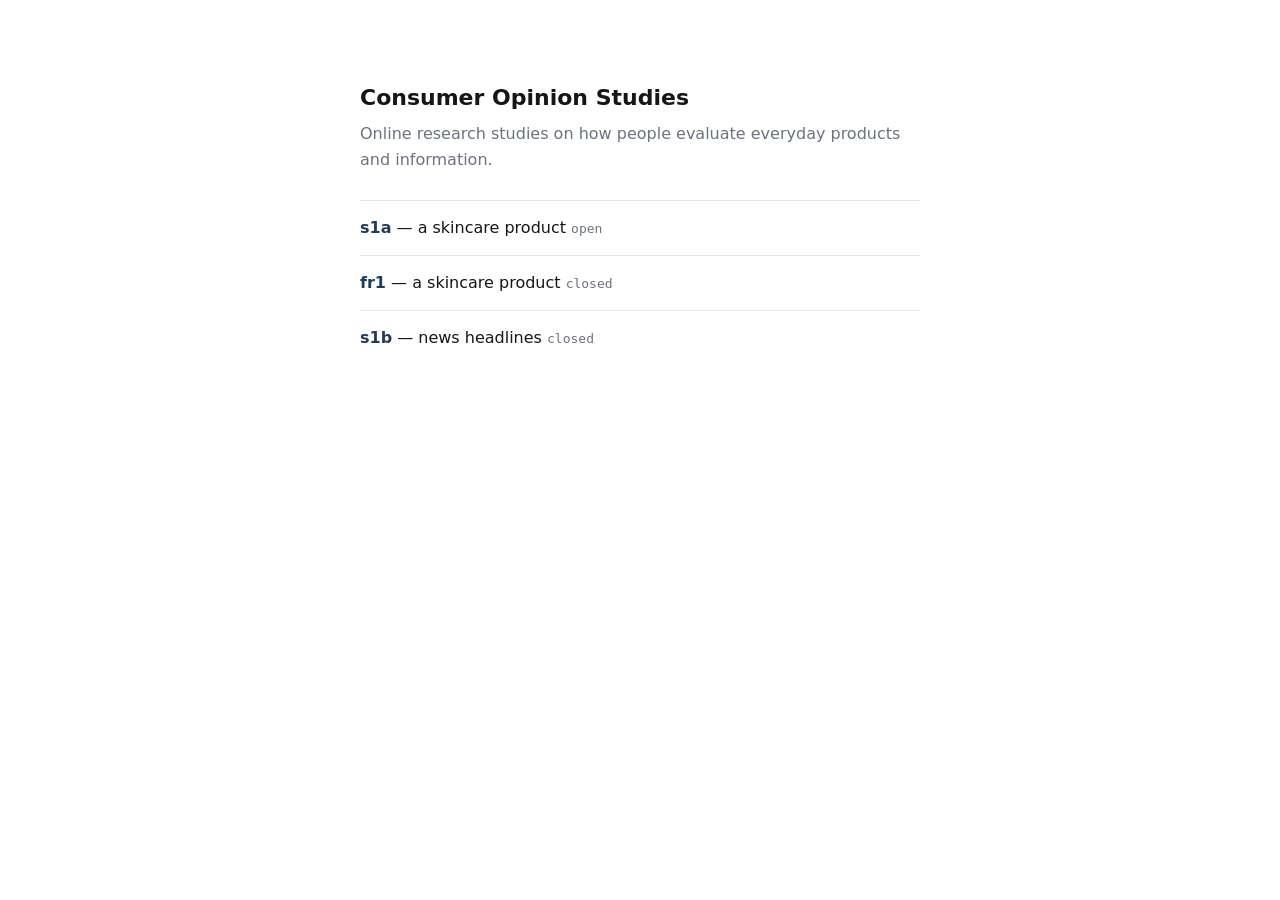
<file: index.html>
<!DOCTYPE html>
<html lang="en"><head><meta charset="utf-8"><meta name="robots" content="noindex">
<title>Consumer Opinion Studies</title>
<style>body{font-family:system-ui,sans-serif;max-width:560px;margin:80px auto;padding:0 24px;color:#14161a;line-height:1.6}
h1{font-size:22px;margin:0 0 6px}p{color:#6b7280;margin:0 0 28px}ul{padding:0;list-style:none}
li{padding:14px 0;border-top:1px solid #e3e5ea}a{color:#1f3d5c;font-weight:600;text-decoration:none}
code{font-size:13px;color:#6b7280}</style></head><body>
<h1>Consumer Opinion Studies</h1><p>Online research studies on how people evaluate everyday products and information.</p>
<ul>
<li><a href="s1a/">s1a</a> — a skincare product <code>open</code></li>
<li><a href="fr1/">fr1</a> — a skincare product <code>closed</code></li>
<li><a href="s1b/">s1b</a> — news headlines <code>closed</code></li>
</ul></body></html>
</file>
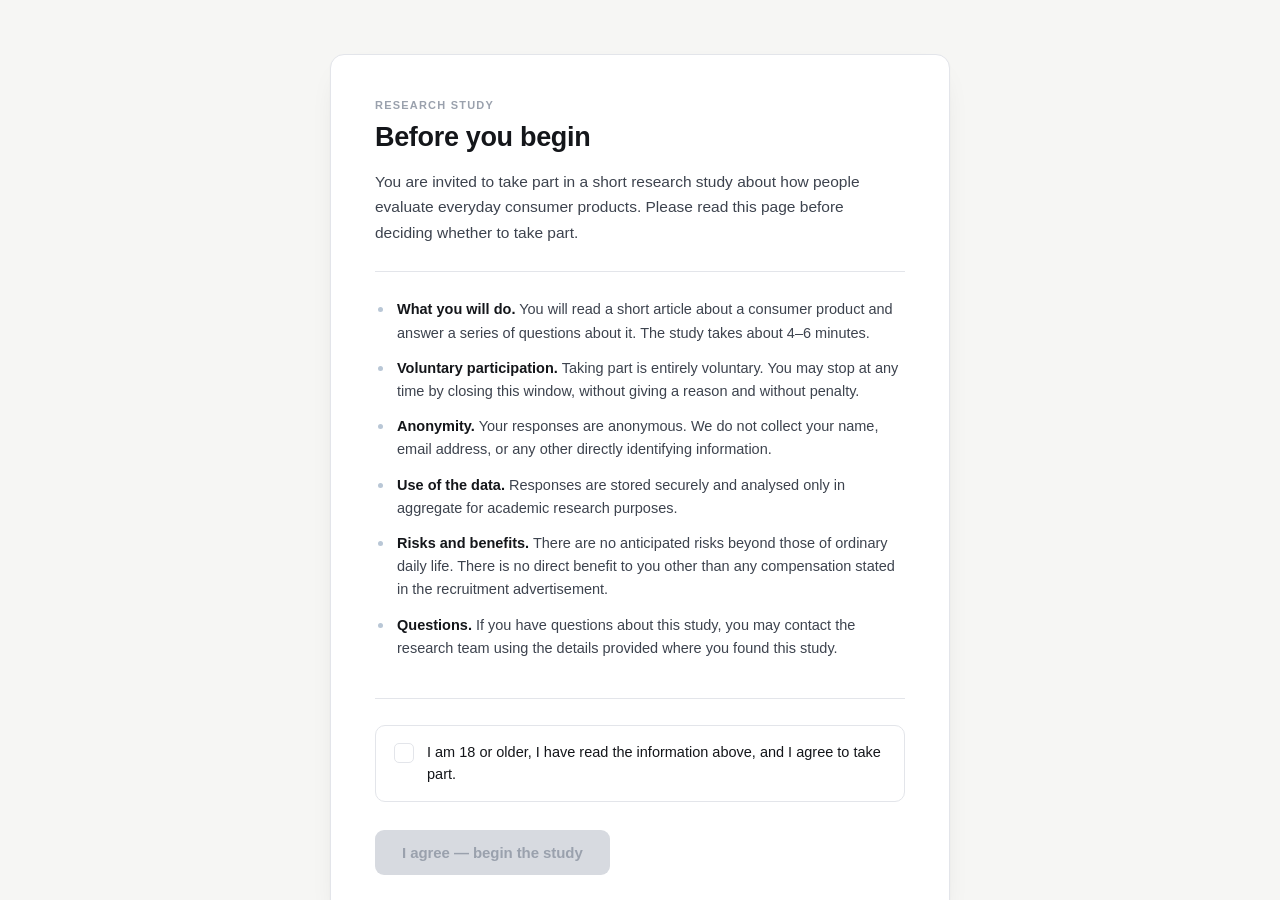
<file: fr1/index.html>
<!DOCTYPE html>
<html lang="en">
<head>
<meta charset="utf-8">
<meta name="viewport" content="width=device-width, initial-scale=1, viewport-fit=cover">
<meta name="robots" content="noindex, nofollow">
<title>Consumer Opinion Study</title>
<style>
/* =====================================================================
   Consumer Opinion Studies — Facial Roller Study
   ===================================================================== */

:root{
  --ink:            #14161a;
  --ink-2:          #3d434e;
  --ink-3:          #6b7280;
  --ink-4:          #9aa1ad;
  --rule:           #e3e5ea;
  --rule-soft:      #eef0f3;
  --paper:          #ffffff;
  --canvas:         #f6f6f4;
  --panel:          #fbfbfa;
  --accent:         #1f3d5c;
  --accent-soft:    #eaeff4;
  --accent-line:    #b9c7d6;
  --focus:          #2f6feb;

  --serif: "Iowan Old Style", "Charter", Georgia, "Times New Roman", serif;
  --sans:  -apple-system, BlinkMacSystemFont, "Segoe UI", Inter, Roboto,
           "Helvetica Neue", Arial, sans-serif;

  --measure-max: 620px;
  --ease: cubic-bezier(.22,.61,.36,1);
}

*,*::before,*::after{ box-sizing:border-box; }

html,body{ height:100%; }
body{
  margin:0;
  font-family:var(--sans);
  color:var(--ink);
  background:var(--canvas);
  -webkit-font-smoothing:antialiased;
  text-rendering:optimizeLegibility;
}

/* =====================  App shell  ================================== */
/* Fixed-viewport shell: the app never scrolls as a whole. Each screen
   scrolls inside itself, so the stimulus pane and the measure pane keep
   their own independent scroll positions in the split view. */
#app{
  height:100vh; height:100dvh; overflow:hidden;
  display:flex; flex-direction:column;
}

.screen{ display:none; flex:1; min-height:0; }
.screen.is-active{ display:flex; flex-direction:column; }

/* Centred single-column screens (consent, article, demographics, done) */
.centered{
  flex:1; display:flex; align-items:flex-start; justify-content:center;
  padding:clamp(28px,6vh,72px) 24px 96px;
  overflow-y:auto;
}
.centered > .sheet{
  width:100%; max-width:var(--measure-max);
  background:var(--paper);
  border:1px solid var(--rule);
  border-radius:14px;
  padding:clamp(28px,4vw,44px);
  box-shadow:0 1px 2px rgba(20,22,26,.04), 0 12px 32px -18px rgba(20,22,26,.18);
  animation:rise .45s var(--ease) both;
}
.centered > .sheet.wide{ max-width:760px; }

@keyframes rise{ from{ opacity:0; transform:translateY(10px);} to{ opacity:1; transform:none; } }

/* =====================  Typography  ================================= */
h1,h2,h3{ margin:0; font-weight:600; letter-spacing:-.012em; }
h1{ font-size:clamp(22px,2.4vw,27px); line-height:1.25; }
h2{ font-size:19px; line-height:1.35; }
p{ margin:0 0 1em; line-height:1.65; color:var(--ink-2); }
p:last-child{ margin-bottom:0; }
strong{ font-weight:650; color:var(--ink); }

.eyebrow{
  font-size:11px; font-weight:650; letter-spacing:.11em; text-transform:uppercase;
  color:var(--ink-4); margin:0 0 10px;
}

.lede{ font-size:15.5px; color:var(--ink-2); }
.fineprint{ font-size:13px; line-height:1.6; color:var(--ink-3); }

/* =====================  Buttons  ==================================== */
.btn{
  appearance:none; border:1px solid transparent; cursor:pointer;
  font-family:inherit; font-size:15px; font-weight:550; letter-spacing:-.005em;
  padding:13px 26px; border-radius:9px;
  background:var(--accent); color:#fff;
  transition:background .16s var(--ease), transform .12s var(--ease), opacity .16s;
}
.btn:hover:not(:disabled){ background:#152c43; }
.btn:active:not(:disabled){ transform:translateY(1px); }
.btn:disabled{ background:#d7dae0; color:#9aa1ad; cursor:not-allowed; }
.btn.ghost{
  background:transparent; color:var(--ink-3); border-color:var(--rule);
}
.btn.ghost:hover:not(:disabled){ background:var(--rule-soft); color:var(--ink-2); }
.btn:focus-visible{ outline:2px solid var(--focus); outline-offset:2px; }

.btn-row{ display:flex; align-items:center; gap:12px; margin-top:28px; }
.btn-row.end{ justify-content:flex-end; }

/* =====================  SPLIT LAYOUT  ==============================
   Stimulus pinned to the left half, measures on the right half.       */
.split{
  flex:1; min-height:0;
  display:grid;
  grid-template-columns:1fr 1fr;
}

.pane-stimulus{
  min-height:0; overflow-y:auto;
  background:var(--panel);
  border-right:1px solid var(--rule);
  padding:clamp(28px,4vh,56px) clamp(24px,3.4vw,52px) 72px;
  display:flex; justify-content:flex-end;
}
.pane-stimulus > .article{ width:100%; max-width:520px; }

.pane-measure{
  min-height:0; overflow-y:auto;
  background:var(--canvas);
  padding:clamp(28px,4vh,56px) clamp(24px,3.4vw,52px) 72px;
  display:flex; justify-content:flex-start;
}
.pane-measure > .measure-inner{ width:100%; max-width:520px; }

/* =====================  THE ARTICLE  ================================ */
.article{ animation:rise .5s var(--ease) both; }

.masthead{
  display:flex; align-items:baseline; gap:10px;
  padding-bottom:12px; margin-bottom:26px;
  border-bottom:1.5px solid var(--ink);
}
.masthead .brand{
  font-family:var(--serif); font-size:19px; font-weight:600;
  letter-spacing:.01em; color:var(--ink);
}
.masthead .section{
  font-size:10.5px; font-weight:650; letter-spacing:.13em; text-transform:uppercase;
  color:var(--ink-4);
}

.article-headline{
  font-family:var(--serif); font-weight:600;
  font-size:clamp(25px,2.7vw,31px); line-height:1.2; letter-spacing:-.015em;
  margin:0 0 14px; color:var(--ink);
}
/* Product illustration. Sits between headline and body, identical in
   every condition. */
.article-figure{
  margin:4px 0 20px; padding:0;
  background:var(--paper);
  border:1px solid var(--rule);
  border-radius:12px;
  overflow:hidden;
  display:flex; justify-content:center;
}
.article-figure img{ display:block; width:100%; height:auto; }
.article-body p{
  font-family:var(--serif); font-size:16px; line-height:1.72; color:var(--ink-2);
  margin:0 0 1.05em;
}

/* The manufacturer's claim — set as a pull quote */
.claim-block{
  margin:26px 0; padding:20px 24px;
  background:var(--paper);
  border:1px solid var(--rule);
  border-left:3px solid var(--ink);
  border-radius:0 8px 8px 0;
}
.claim-block .claim-label{
  font-size:10.5px; font-weight:650; letter-spacing:.13em; text-transform:uppercase;
  color:var(--ink-4); margin-bottom:8px;
}
.claim-block .claim-text{
  font-family:var(--serif); font-size:20px; line-height:1.35; font-weight:600;
  color:var(--ink); letter-spacing:-.01em;
}

/* =====================  VERDICT CARDS  =============================
   Both verdicts share an IDENTICAL visual treatment. Only the wording
   differs, so no colour cue is confounded with the manipulation.      */
.verdicts{ margin-top:32px; }

.verdicts-label{
  font-size:10.5px; font-weight:650; letter-spacing:.13em; text-transform:uppercase;
  color:var(--ink-4);
  display:flex; align-items:center; gap:12px; margin-bottom:16px;
}
.verdicts-label::after{
  content:""; flex:1; height:1px; background:var(--rule);
}

/* Each publication carries its own accent, so the two cards in the mixed
   condition are clearly distinct. Both hues are cool and neither is
   valence-loaded — no green-means-good, red-means-bad. The two themes are
   otherwise identical in weight, so colour never signals the verdict. */
.verdict-card{
  --card:      #33527e;
  --card-tint: #eef1f7;
  --card-line: #c3cfe2;

  position:relative;
  background:var(--card-tint);
  border:1px solid var(--card-line);
  border-left:3px solid var(--card);
  border-radius:11px;
  padding:20px 24px 22px;
  margin-bottom:14px;
  box-shadow:0 1px 2px rgba(20,22,26,.04), 0 10px 26px -20px rgba(20,22,26,.3);
  animation:rise .55s var(--ease) both;
}
.verdict-card:last-child{ margin-bottom:0; }
.verdict-card + .verdict-card{ animation-delay:.09s; }

.verdict-card.theme-indigo{
  --card:      #33527e;
  --card-tint: #eef1f7;
  --card-line: #c3cfe2;
}
.verdict-card.theme-plum{
  --card:      #6b4a86;
  --card-tint: #f3eef7;
  --card-line: #d5c6e2;
}

/* Source block: descriptor above, masthead below. Stacking keeps every
   card identical in height regardless of how long the title is. */
.verdict-source{
  padding-bottom:12px; margin-bottom:14px;
  border-bottom:1px solid var(--card-line);
}
.verdict-source .tag{
  display:block;
  font-size:9.5px; font-weight:650; letter-spacing:.12em; text-transform:uppercase;
  color:var(--ink-4); margin-bottom:5px;
}
.verdict-source .name{
  display:block;
  font-family:var(--serif); font-size:17px; font-weight:600;
  color:var(--card); letter-spacing:.005em; line-height:1.25;
}

.verdict-eyebrow{
  font-size:10.5px; font-weight:650; letter-spacing:.13em; text-transform:uppercase;
  color:var(--card); opacity:.85; margin-bottom:7px;
}
.verdict-headline{
  font-family:var(--serif); font-size:19.5px; line-height:1.3; font-weight:600;
  letter-spacing:-.012em; color:var(--ink); margin:0 0 11px;
}
.verdict-body{
  font-size:14.5px; line-height:1.65; color:var(--ink-2); margin:0;
}

/* =====================  MEASURES  =================================== */
.measure{ animation:rise .38s var(--ease) both; }

.progress{
  display:flex; align-items:center; gap:12px; margin-bottom:26px;
}
.progress-track{
  flex:1; height:3px; background:var(--rule); border-radius:3px; overflow:hidden;
}
.progress-fill{
  height:100%; background:var(--accent); border-radius:3px; width:0;
  transition:width .45s var(--ease);
}
.progress-count{
  font-size:11.5px; font-weight:550; color:var(--ink-4); letter-spacing:.03em;
  font-variant-numeric:tabular-nums; white-space:nowrap;
}

.measure-prompt{
  font-size:19px; line-height:1.4; font-weight:550; letter-spacing:-.012em;
  color:var(--ink); margin:0 0 8px;
}
.measure-help{ font-size:13px; line-height:1.55; color:var(--ink-4); margin:0 0 26px; }

/* ---------- 0-100 slider ---------- */
.slider-wrap{ padding:6px 0 4px; }
.slider-value{
  text-align:center; margin-bottom:18px; height:42px;
  display:flex; align-items:center; justify-content:center;
}
.slider-value .num{
  font-size:33px; font-weight:600; letter-spacing:-.02em; color:var(--accent);
  font-variant-numeric:tabular-nums;
}
.slider-value .pct{ font-size:18px; font-weight:550; color:var(--accent-line); margin-left:2px; }
.slider-value .placeholder{ font-size:13.5px; color:var(--ink-4); }

.track-outer{ position:relative; padding:14px 0; cursor:pointer; }
.track{
  position:relative; height:5px; background:var(--rule); border-radius:5px;
}
.track-fill{
  position:absolute; inset:0 auto 0 0; width:0;
  background:var(--accent); border-radius:5px; opacity:0;
  transition:opacity .2s;
}
.track-ticks{ position:absolute; inset:0; pointer-events:none; }
.track-ticks span{
  position:absolute; top:50%; width:1px; height:9px; margin-top:-4.5px;
  background:var(--rule); transform:translateX(-50%);
}
.thumb{
  position:absolute; top:50%; left:0; width:22px; height:22px; margin:-11px 0 0 -11px;
  background:#fff; border:2px solid var(--accent); border-radius:50%;
  box-shadow:0 2px 8px rgba(31,61,92,.22);
  opacity:0; transform:scale(.6); pointer-events:none;
  transition:opacity .18s var(--ease), transform .18s var(--ease);
}
.is-engaged .thumb{ opacity:1; transform:scale(1); }
.is-engaged .track-fill{ opacity:1; }
.track-outer:focus-visible{ outline:2px solid var(--focus); outline-offset:6px; border-radius:6px; }

.track-labels{
  display:flex; justify-content:space-between; gap:16px; margin-top:14px;
}
.track-labels span{ font-size:12.5px; color:var(--ink-3); line-height:1.4; max-width:44%; }
.track-labels span:last-child{ text-align:right; }

/* ---------- bipolar slider (mixed cell) ---------- */
.bipolar .track-ticks span.center{ height:15px; margin-top:-7.5px; background:var(--ink-4); }
.bipolar .track-fill{
  background:var(--accent); border-radius:5px;
}
.bipolar-labels{
  display:grid; grid-template-columns:1fr auto 1fr; gap:14px; margin-top:16px;
  align-items:start;
}
.bipolar-labels .side{
  font-size:12.5px; line-height:1.45; color:var(--ink-2);
}
.bipolar-labels .side .who{ display:block; font-weight:600; color:var(--ink); margin-bottom:2px; }
.bipolar-labels .side.right{ text-align:right; }
.bipolar-labels .mid{
  font-size:11.5px; line-height:1.35; color:var(--ink-4); text-align:center;
  padding-top:1px;
}
.bipolar-readout{
  text-align:center; height:42px; display:flex; align-items:center; justify-content:center;
  font-size:13.5px; color:var(--ink-3); margin-bottom:16px; line-height:1.45;
}
.bipolar-readout strong{ color:var(--accent); font-weight:600; }

/* ---------- semantic differential ---------- */
.semdiff-scale{
  display:grid; grid-template-columns:minmax(76px,1fr) auto minmax(76px,1fr);
  gap:10px; align-items:center;
  padding:0 0 12px; margin-bottom:4px;
}
.semdiff-row{
  display:grid; grid-template-columns:minmax(76px,1fr) auto minmax(76px,1fr);
  gap:10px; align-items:center;
  padding:11px 0; border-top:1px solid var(--rule-soft);
}
.semdiff-row:first-of-type{ border-top:1px solid var(--rule); }
.semdiff-row .anchor{ font-size:13px; line-height:1.35; color:var(--ink-2); }
.semdiff-row .anchor.right{ text-align:right; }

.opt-row{ display:flex; gap:6px; }
.opt{
  position:relative; width:31px; height:31px; flex:0 0 auto;
  display:flex; align-items:center; justify-content:center;
}
.opt input{
  position:absolute; inset:0; opacity:0; margin:0; cursor:pointer; z-index:2;
}
.opt .dot{
  width:100%; height:100%; border-radius:50%;
  border:1.5px solid var(--rule); background:var(--paper);
  transition:border-color .15s, background .15s, transform .15s var(--ease);
}
.opt:hover .dot{ border-color:var(--accent-line); }
.opt input:checked + .dot{
  border-color:var(--accent); background:var(--accent);
  box-shadow:inset 0 0 0 3.5px var(--paper);
  transform:scale(1.06);
}
.opt input:focus-visible + .dot{ outline:2px solid var(--focus); outline-offset:2px; }

.scale-numbers{ display:flex; gap:6px; }
.scale-numbers span{
  width:31px; text-align:center; font-size:11px; color:var(--ink-4);
  font-variant-numeric:tabular-nums;
}

/* ---------- likert rows (stacked statement + scale) ---------- */
.likert-item{ padding:18px 0; border-top:1px solid var(--rule-soft); }
.likert-item:first-of-type{ border-top:1px solid var(--rule); }
.likert-item .statement{
  font-size:14.5px; line-height:1.5; color:var(--ink); margin-bottom:14px;
}
.likert-scale{ display:flex; gap:6px; align-items:flex-start; }
.likert-opt{
  flex:1; min-width:0; display:flex; flex-direction:column;
  align-items:center; gap:6px; cursor:pointer;
}
.likert-opt .dot{
  width:29px; height:29px; border-radius:50%;
  border:1.5px solid var(--rule); background:var(--paper);
  transition:border-color .15s, background .15s, transform .15s var(--ease);
}
.likert-opt:hover .dot{ border-color:var(--accent-line); }
.likert-opt input{ position:absolute; opacity:0; pointer-events:none; }
.likert-opt input:checked + .dot{
  border-color:var(--accent); background:var(--accent);
  box-shadow:inset 0 0 0 3.5px var(--paper); transform:scale(1.06);
}
.likert-opt input:focus-visible + .dot{ outline:2px solid var(--focus); outline-offset:2px; }
.likert-opt .lab{
  font-size:10.5px; line-height:1.25; color:var(--ink-4); text-align:center;
  min-height:1.25em;
}

/* ---------- single choice ---------- */
.choice-list{ display:flex; flex-direction:column; gap:10px; }
.choice{
  display:flex; align-items:flex-start; gap:13px; cursor:pointer;
  padding:15px 17px; border:1px solid var(--rule); border-radius:10px;
  background:var(--paper); transition:border-color .15s, background .15s, box-shadow .15s;
}
.choice:hover{ border-color:var(--accent-line); }
.choice input{ position:absolute; opacity:0; pointer-events:none; }
.choice .radio{
  flex:0 0 auto; width:19px; height:19px; margin-top:1px; border-radius:50%;
  border:1.5px solid var(--rule); background:var(--paper);
  transition:border-color .15s, background .15s;
}
.choice input:checked ~ .radio{
  border-color:var(--accent); background:var(--accent);
  box-shadow:inset 0 0 0 3.5px var(--paper);
}
.choice:has(input:checked){
  border-color:var(--accent); background:var(--accent-soft);
}
.choice input:focus-visible ~ .radio{ outline:2px solid var(--focus); outline-offset:2px; }
.choice .text{ font-size:14.5px; line-height:1.5; color:var(--ink); }

/* ---------- textarea / inputs ---------- */
textarea, input[type="number"], input[type="text"], select{
  width:100%; font-family:inherit; font-size:15px; color:var(--ink);
  padding:12px 14px; border:1px solid var(--rule); border-radius:9px;
  background:var(--paper); transition:border-color .15s, box-shadow .15s;
}
textarea{ min-height:110px; resize:vertical; line-height:1.6; }
textarea:focus, input:focus, select:focus{
  outline:none; border-color:var(--accent); box-shadow:0 0 0 3px var(--accent-soft);
}
input[type="number"]{ max-width:150px; }
select{ appearance:none; background-image:
  url("data:image/svg+xml,%3Csvg xmlns='http://www.w3.org/2000/svg' width='12' height='8'%3E%3Cpath d='M1 1l5 5 5-5' stroke='%236b7280' stroke-width='1.6' fill='none' stroke-linecap='round'/%3E%3C/svg%3E");
  background-repeat:no-repeat; background-position:right 14px center; padding-right:38px; }

/* =====================  Consent  ==================================== */
.consent-list{ margin:0 0 4px; padding:0; list-style:none; }
.consent-list li{
  position:relative; padding:0 0 12px 22px;
  font-size:14.5px; line-height:1.6; color:var(--ink-2);
}
.consent-list li::before{
  content:""; position:absolute; left:3px; top:9px;
  width:5px; height:5px; border-radius:50%; background:var(--accent-line);
}
.divider{ height:1px; background:var(--rule); margin:26px 0; }

.agree{
  display:flex; align-items:flex-start; gap:13px; cursor:pointer;
  padding:16px 18px; border:1px solid var(--rule); border-radius:10px;
  background:var(--paper); transition:border-color .15s, background .15s;
}
.agree:hover{ border-color:var(--accent-line); }
.agree:has(input:checked){ border-color:var(--accent); background:var(--accent-soft); }
.agree input{ position:absolute; opacity:0; pointer-events:none; }
.agree .box{
  flex:0 0 auto; width:20px; height:20px; margin-top:1px; border-radius:5px;
  border:1.5px solid var(--rule); background:var(--paper);
  display:flex; align-items:center; justify-content:center;
  transition:border-color .15s, background .15s;
}
.agree .box svg{ opacity:0; transition:opacity .15s; }
.agree input:checked ~ .box{ border-color:var(--accent); background:var(--accent); }
.agree input:checked ~ .box svg{ opacity:1; }
.agree input:focus-visible ~ .box{ outline:2px solid var(--focus); outline-offset:2px; }
.agree .text{ font-size:14.5px; line-height:1.5; color:var(--ink); font-weight:500; }

/* =====================  Demographics  =============================== */
.demo-item{ padding:22px 0; border-top:1px solid var(--rule-soft); }
.demo-item:first-of-type{ border-top:none; padding-top:6px; }
.demo-label{ font-size:15px; line-height:1.5; color:var(--ink); font-weight:500; margin-bottom:14px; }
.demo-radios{ display:flex; flex-direction:column; gap:8px; }
.demo-radios .choice{ padding:12px 15px; }
.demo-radios .choice .text{ font-size:14px; }
.input-row{ display:flex; align-items:center; gap:10px; }
.input-row .suffix{ font-size:14px; color:var(--ink-3); }

/* =====================  Completion  ================================= */
.done-mark{
  width:46px; height:46px; border-radius:50%; background:var(--accent-soft);
  display:flex; align-items:center; justify-content:center; margin-bottom:22px;
}
.code-box{
  margin-top:20px; padding:18px 20px; border:1px dashed var(--accent-line);
  border-radius:10px; background:var(--accent-soft); text-align:center;
}
.code-box .label{
  font-size:11px; font-weight:650; letter-spacing:.11em; text-transform:uppercase;
  color:var(--ink-3); margin-bottom:7px;
}
.code-box .code{
  font-size:21px; font-weight:600; letter-spacing:.05em; color:var(--accent);
  font-family:ui-monospace, SFMono-Regular, Menlo, monospace;
}

/* =====================  Misc  ======================================= */
.err{
  font-size:13.5px; color:#a3312a; margin-top:14px; line-height:1.5;
  display:none;
}
.err.show{ display:block; }
.saving{ font-size:12.5px; color:var(--ink-4); margin-top:14px; }

/* =====================  Responsive  =================================
   Below 900px the split stacks: the article sits on top in a scrollable
   band, the measure sits beneath it. The requested left/right split is
   preserved wherever the viewport can carry it.                        */
@media (max-width:900px){
  .split{ grid-template-columns:1fr; grid-template-rows:minmax(180px,38vh) 1fr; }
  .pane-stimulus{
    border-right:none; border-bottom:1px solid var(--rule);
    padding:24px 20px 28px; justify-content:center;
  }
  .pane-measure{ padding:26px 20px 80px; justify-content:center; }
  .pane-stimulus > .article, .pane-measure > .measure-inner{ max-width:560px; }
  .article-headline{ font-size:22px; }
  .measure-prompt{ font-size:17.5px; }
  .semdiff-row, .semdiff-scale{ grid-template-columns:minmax(60px,1fr) auto minmax(60px,1fr); gap:8px; }
  .opt{ width:28px; height:28px; }
  .scale-numbers span{ width:28px; }
  .bipolar-labels{ gap:10px; }
}

@media (max-width:560px){
  .semdiff-row{
    grid-template-columns:1fr; gap:8px; justify-items:center; text-align:center;
  }
  .semdiff-row .anchor.right{ text-align:center; }
  .semdiff-scale{ display:none; }
  .opt{ width:34px; height:34px; }
}

@media (prefers-reduced-motion:reduce){
  *,*::before,*::after{ animation-duration:.01ms !important; transition-duration:.01ms !important; }
}

</style>
</head>
<body>
<div id="app">

  <!-- ================= 1. CONSENT ================= -->
  <section id="screen-consent" class="screen is-active">
    <div class="centered">
      <div class="sheet">
        <div class="eyebrow">Research study</div>
        <h1>Before you begin</h1>
        <p class="lede" style="margin-top:14px">
          You are invited to take part in a short research study about how people
          evaluate everyday consumer products. Please read this page before deciding
          whether to take part.
        </p>

        <div class="divider"></div>

        <ul class="consent-list">
          <li><strong>What you will do.</strong> You will read a short article about a
              consumer product and answer a series of questions about it. The study takes
              about 4&ndash;6 minutes.</li>
          <li><strong>Voluntary participation.</strong> Taking part is entirely voluntary.
              You may stop at any time by closing this window, without giving a reason and
              without penalty.</li>
          <li><strong>Anonymity.</strong> Your responses are anonymous. We do not collect
              your name, email address, or any other directly identifying information.</li>
          <li><strong>Use of the data.</strong> Responses are stored securely and analysed
              only in aggregate for academic research purposes.</li>
          <li><strong>Risks and benefits.</strong> There are no anticipated risks beyond
              those of ordinary daily life. There is no direct benefit to you other than
              any compensation stated in the recruitment advertisement.</li>
          <li><strong>Questions.</strong> If you have questions about this study, you may
              contact the research team using the details provided where you found this
              study.</li>
        </ul>

        <div class="divider"></div>

        <label class="agree">
          <input type="checkbox" id="consent-agree">
          <span class="box">
            <svg width="12" height="9" viewBox="0 0 12 9" fill="none">
              <path d="M1 4.2L4.3 7.5L11 1" stroke="#fff" stroke-width="2"
                    stroke-linecap="round" stroke-linejoin="round"/>
            </svg>
          </span>
          <span class="text">
            I am 18 or older, I have read the information above, and I agree to take part.
          </span>
        </label>

        <div class="btn-row">
          <button class="btn" id="consent-btn" disabled>I agree — begin the study</button>
        </div>
        <div class="err" id="consent-err"></div>
      </div>
    </div>
  </section>

  <!-- ================= 2. ORIENTATION ================= -->
  <section id="screen-intro" class="screen">
    <div class="centered">
      <div class="sheet">
        <div class="eyebrow">About this study</div>
        <h1>What you will be doing</h1>
        <p class="lede" style="margin-top:14px">
          In a moment you will read a short article about a beauty product, and then
          answer some questions about it.
        </p>

        <div class="divider"></div>

        <ul class="consent-list">
          <li><strong>There are no right or wrong answers.</strong> This is not a test of
              your knowledge, and no question here has a correct response.</li>
          <li><strong>We are interested in your own judgment</strong> — what you personally
              make of what you read, whatever that turns out to be.</li>
          <li><strong>Take your time.</strong> The article stays on screen while you answer,
              so you can look back at it whenever you like.</li>
        </ul>

        <div class="btn-row">
          <button class="btn" id="intro-btn">Continue</button>
        </div>
      </div>
    </div>
  </section>

  <!-- ================= 3. ARTICLE ================= -->
  <section id="screen-article" class="screen">
    <div class="centered">
      <div class="sheet wide">
        <div class="eyebrow">Please read the following</div>
        <div id="article-full" class="article" style="margin-top:18px"></div>
        <div class="btn-row">
          <button class="btn" id="article-btn" disabled>Continue to the questions</button>
        </div>
        <p class="fineprint" style="margin-top:14px">
          The article stays visible on the left while you answer, so you can refer back to it.
        </p>
      </div>
    </div>
  </section>

  <!-- ================= 4. MEASURES (split view) ================= -->
  <section id="screen-measures" class="screen">
    <div class="split">
      <!-- the article node is moved in here from the reading screen -->
      <div class="pane-stimulus" id="stimulus-pane"></div>
      <div class="pane-measure" id="measure-pane"></div>
    </div>
  </section>

  <!-- ================= 5. DEMOGRAPHICS ================= -->
  <section id="screen-demographics" class="screen">
    <div class="centered">
      <div class="sheet">
        <div class="progress">
          <div class="progress-track"><div class="progress-fill" id="demo-progress"></div></div>
          <div class="progress-count" id="demo-count"></div>
        </div>
        <div class="eyebrow">Finally</div>
        <h1>A few questions about you</h1>
        <p class="measure-help" style="margin-top:10px">
          These help us describe the sample. They are not linked to your identity.
        </p>
        <div id="demo-body"></div>
        <div class="btn-row">
          <button class="btn" id="demo-btn" disabled>Submit and finish</button>
        </div>
        <div class="err" id="demo-err"></div>
      </div>
    </div>
  </section>

  <!-- ================= 6. DONE ================= -->
  <section id="screen-done" class="screen">
    <div class="centered">
      <div class="sheet">
        <div class="done-mark">
          <svg width="21" height="16" viewBox="0 0 21 16" fill="none">
            <path d="M2 8.2L7.4 13.6L19 2" stroke="#1f3d5c" stroke-width="2.4"
                  stroke-linecap="round" stroke-linejoin="round"/>
          </svg>
        </div>
        <h1>Thank you — your responses have been recorded.</h1>
        <p class="lede" style="margin-top:14px">
          That is the end of the study. We appreciate the time you gave it.
        </p>

        <div class="divider"></div>

        <p class="fineprint">
          <strong>A note on what you read.</strong> The article and the product evaluations
          in this study were written for research purposes and do not describe real published
          testing. The magazines named in it are fictional. Nothing in this study should be
          taken as advice about whether any skincare product works.
        </p>

        <p class="fineprint" id="photo-credit" style="margin-top:12px"></p>

        <div class="code-box">
          <div class="label" id="code-label">Your completion code</div>
          <div class="code" id="done-code"></div>
        </div>

        <div id="return-block" hidden>
          <div class="btn-row">
            <button class="btn" id="return-btn">Return to Prolific now</button>
          </div>
          <p class="fineprint" id="return-note" style="margin-top:12px"></p>
        </div>
      </div>
    </div>
  </section>

</div>

<script>
/* =====================================================================
   Consumer Opinion Studies — Facial Roller Study (4 cells)
   Configuration: endpoints, stimulus copy, and source branding.
   Everything a researcher would want to edit lives in this file.
   ===================================================================== */

const CONFIG = {
  studyId: "fr1",
  supabaseUrl: "https://uwrgeizwyybwtzwztrln.supabase.co",
  supabaseKey: "sb_publishable_L7a-Ve4_pt-A3MkqNpaMqg_bU5wMoxd",

  /* Seconds the article must be on screen before "Continue" unlocks. */
  minReadSeconds: 7,

  /* Completion. `completionUrl` set = participants are returned automatically
     once the debrief has had time to be read; set it to null to just show the
     code. `completionCode` is the fallback shown on screen, so it must match
     the code embedded in the URL. */
  completionUrl: "https://app.prolific.com/submissions/complete?cc=CEKK0PFF",
  completionCode: "CEKK0PFF",

  /* Seconds the debrief stays on screen before the automatic return. The
     button below it returns immediately for anyone who does not want to wait. */
  completionDelaySeconds: 12
};

/* ---------------------------------------------------------------------
   STIMULUS
   The article is IDENTICAL in all four conditions. Conditions differ only
   by which verdict card(s) appear beneath it.
   --------------------------------------------------------------------- */
const STIMULUS = {
  kicker: "Skincare",

  /* Product photo, shown identically in all four conditions.
     To use a different photo, drop it in as img/roller.jpg (or change the
     path) and update `imageCredit` if the new one needs attribution. */
  image: "img/roller.jpg",
  imageAlt: "A jade facial roller: a smooth stone head at each end of a handle.",
  imageCredit:
    "Product photograph: “Face Roller” by jacobcariaga, used under CC&nbsp;BY&nbsp;2.0.",

  headline: "Do facial rollers really de-puff your face?",

  body: [
    "Facial rollers are among the best-selling items in skincare: a smooth stone head on a handle, glided across the cheeks, jaw, and under the eyes. Most sell for $15 to $60."
  ],

  claim: "Reduces facial puffiness.",

  bodyAfterClaim: [
    "Manufacturers say the rolling moves excess fluid out of the tissue beneath the skin, so the face looks less swollen."
  ],

  /* The two magazines. Fictional, so no real publication is depicted
     reaching a verdict it never reached. Both are described identically,
     so source authority is held constant.

     Each publication carries its own accent colour, the way a real masthead
     would. Because which magazine delivers which verdict is already
     counterbalanced, tying colour to the publication counterbalances
     colour against verdict automatically — no extra random factor, and
     neither hue is valence-loaded (no green = good, red = bad). */
  sources: [
    { name: "Wellbeing Monthly", theme: "indigo" },
    { name: "The Health Review", theme: "plum"   }
  ],
  sourceTag: "Established health &amp; lifestyle magazine",

  verdict: {
    confirming: {
      eyebrow: "Our verdict",
      headline: "The claim holds up.",
      body:
        "We put facial rollers through our standard product evaluation. Based on what we measured, they <strong>did</strong> produce a meaningful reduction in facial puffiness. The manufacturers’ claim <strong>is supported</strong>."
    },
    disconfirming: {
      eyebrow: "Our verdict",
      headline: "The claim does not hold up.",
      body:
        "We put facial rollers through our standard product evaluation. Based on what we measured, they <strong>did not</strong> produce a meaningful reduction in facial puffiness. The manufacturers’ claim <strong>is not supported</strong>."
    }
  },

  sectionLabelSingle: "Independent product test",
  sectionLabelMixed: "Independent product tests"
};

</script>

<script>
/* =====================================================================
   MEASURES
   One dependent variable, asked in every condition, then demographics.
   ===================================================================== */

const ALL = ["control", "confirming", "disconfirming", "mixed"];

const MEASURES = [

  /* ---------- THE DV: belief in the claim (0-100) --------------------
     Anchored to the claim itself, not to the article, so it is
     comparable across all four cells including control. The slider has
     no default position, so there is nothing to anchor on. */
  {
    id: "likelihood",
    when: ALL,
    type: "slider100",
    eyebrow: "Your judgment",
    prompt: "How likely is it that facial rollers actually reduce facial puffiness?",
    help: "Drag the slider, or click anywhere on the line, to answer.",
    leftLabel: "Very unlikely",
    rightLabel: "Very likely",
    field: "dv_likelihood"
  }
];

/* ---------- Demographics (shown without the stimulus) --------------- */
const DEMOGRAPHICS = [
  { field: "age", type: "number", label: "What is your age?", min: 18, max: 110, suffix: "years" },
  {
    field: "gender", type: "radio", label: "What is your gender?",
    options: ["Woman", "Man", "Prefer not to say"]
  },
  {
    field: "prior_use", type: "radio", label: "Have you ever used a facial roller?",
    options: ["Never used one", "Tried one once or twice", "Use one occasionally", "Use one regularly"]
  },
  {
    field: "familiarity", type: "scale7", label: "Before today, how familiar were you with facial rollers?",
    left: "Not at all familiar", right: "Extremely familiar"
  }
];

</script>

<script>
/* =====================================================================
   Consumer Opinion Studies — Facial Roller Study
   Flow: consent -> article -> measures (split view) -> demographics -> done
   ===================================================================== */

(function () {
  "use strict";

  /* ---------------- session state ---------------- */
  const S = {
    pid: null,          // participant id (Prolific PID when present)
    pidSource: null,
    isTest: false,
    blurCount: 0,
    startedAt: 0,
    condition: null,
    confirmFirst: null,
    sourcePrimary: null,
    sourceConfirm: null,
    sourceDisconfirm: null,
    sourceFirst: null,
    sourceSecond: null,
    answers: {},
    timings: {},
    queue: [],
    idx: 0,
    screenEnteredAt: 0
  };

  const $  = (s, r) => (r || document).querySelector(s);
  const el = (tag, cls, html) => {
    const n = document.createElement(tag);
    if (cls) n.className = cls;
    if (html != null) n.innerHTML = html;
    return n;
  };

  /* ---------------- Supabase RPC ---------------- */
  async function rpc(fn, body) {
    if (PREVIEW) { console.log("[preview] skipped", fn, body); return { preview: true }; }
    const res = await fetch(`${CONFIG.supabaseUrl}/rest/v1/rpc/${fn}`, {
      method: "POST",
      headers: {
        "Content-Type": "application/json",
        apikey: CONFIG.supabaseKey,
        Authorization: `Bearer ${CONFIG.supabaseKey}`
      },
      body: JSON.stringify(body)
    });
    if (!res.ok) throw new Error(`${fn} failed: ${res.status} ${await res.text()}`);
    const txt = await res.text();
    return txt ? JSON.parse(txt) : null;
  }

  function makeUid() {
    if (crypto.randomUUID) return crypto.randomUUID();
    return "s-" + Date.now() + "-" + Math.random().toString(36).slice(2, 12);
  }

  /* ---------------- screen switching ---------------- */
  function show(id) {
    document.querySelectorAll(".screen").forEach(s => s.classList.remove("is-active"));
    $("#" + id).classList.add("is-active");
    window.scrollTo(0, 0);
    const pane = $("#" + id + " .pane-measure");
    if (pane) pane.scrollTop = 0;
  }

  /* =====================================================================
     1. CONSENT
     ===================================================================== */
  function initConsent() {
    const box  = $("#consent-agree");
    const btn  = $("#consent-btn");
    const err  = $("#consent-err");
    box.addEventListener("change", () => { btn.disabled = !box.checked; });

    btn.addEventListener("click", async () => {
      btn.disabled = true;
      btn.textContent = "Starting…";
      err.classList.remove("show");
      try {
        await startSession();
        renderArticle();
        show("screen-intro");
      } catch (e) {
        console.error(e);
        btn.disabled = false;
        btn.textContent = "I agree — begin the study";
        err.textContent = "We could not start the study. Please check your connection and try again.";
        err.classList.add("show");
      }
    });
  }

  /* Preview mode: forces a condition and disables all database writes.
     Only ever active on localhost / file:// — inert once deployed. */
  const PREVIEW = (function () {
    const host = location.hostname;
    const local = host === "localhost" || host === "127.0.0.1" || location.protocol === "file:";
    if (!local) return null;
    const c = new URLSearchParams(location.search).get("preview");
    return ["control", "confirming", "disconfirming", "mixed"].indexOf(c) !== -1 ? c : null;
  })();

  function initIntro() {
    $("#intro-btn").addEventListener("click", () => {
      show("screen-article");
      beginReadTimer();
    });
  }

  async function startSession() {
    const q = new URLSearchParams(location.search);

    /* participant id: Prolific PID when present, else a stable random id */
    const prolific = q.get("PROLIFIC_PID") || q.get("participant_id") || "";
    if (prolific) { S.pid = prolific; S.pidSource = "prolific"; }
    else {
      let anon = sessionStorage.getItem("fr1_pid");
      if (!anon) { anon = "anon-" + makeUid(); sessionStorage.setItem("fr1_pid", anon); }
      S.pid = anon; S.pidSource = "anonymous";
    }
    S.isTest = q.get("test") === "1";
    S.startedAt = Date.now();

    if (PREVIEW) {
      S.condition = PREVIEW;
      S.confirmFirst = q.get("swap") !== "1";
      S.nameSwap = false;
      applySources();
      S.queue = MEASURES.filter(m => m.when.indexOf(S.condition) !== -1);
      return;
    }

    const meta = {
      prolific_study_id: q.get("STUDY_ID") || "",
      prolific_session:  q.get("SESSION_ID") || "",
      pid_source:        S.pidSource,
      is_test:           S.isTest,
      user_agent:        navigator.userAgent,
      screen_w:          window.screen.width,
      screen_h:          window.screen.height,
      is_mobile:         window.matchMedia("(max-width: 900px)").matches
    };

    const a = await rpc("assign", {
      p_study: CONFIG.studyId,
      p_pid: S.pid,
      p_session: sessionStorage.getItem("fr1_sid") || (function () {
        const v = makeUid(); sessionStorage.setItem("fr1_sid", v); return v;
      })(),
      p_meta: meta
    });

    S.condition = a.factors.condition;

    /* `label_order` is the strictly alternating counterbalance handed back
       by assign(). Single-verdict cells alternate which magazine carries the
       verdict; the mixed cell alternates which verdict is shown first. */
    const order = a.factors.label_order;
    if (S.condition === "mixed") {
      S.confirmFirst = order !== "disconfirm_first";
      S.nameSwap     = Math.random() < 0.5;   // nuisance factor, randomised
    } else {
      S.confirmFirst = true;
      S.nameSwap     = order === "name_b";
    }
    applySources();
    S.queue = MEASURES.filter(m => m.when.indexOf(S.condition) !== -1);
  }

  /* Resolve the two publications onto their roles. Each carries its own
     accent colour, so tying colour to the publication counterbalances
     colour against verdict for free — nameSwap already alternates which
     publication delivers which verdict. */
  function applySources() {
    const src = STIMULUS.sources;
    const a = S.nameSwap ? src[1] : src[0];
    const b = S.nameSwap ? src[0] : src[1];

    S.primary    = a;
    S.confirmSrc = S.confirmFirst ? a : b;
    S.disconfSrc = S.confirmFirst ? b : a;
    S.firstSrc   = S.confirmFirst ? S.confirmSrc : S.disconfSrc;
    S.secondSrc  = S.confirmFirst ? S.disconfSrc : S.confirmSrc;

    /* plain-name aliases used throughout the copy */
    S.sourcePrimary    = a.name;
    S.sourceConfirm    = S.confirmSrc.name;
    S.sourceDisconfirm = S.disconfSrc.name;
    S.sourceFirst      = S.firstSrc.name;
    S.sourceSecond     = S.secondSrc.name;
  }

  /* =====================================================================
     2. ARTICLE
     ===================================================================== */
  function verdictCardHTML(source, kind) {
    const v = STIMULUS.verdict[kind];
    return `
      <article class="verdict-card theme-${source.theme}">
        <div class="verdict-source">
          <span class="tag">${STIMULUS.sourceTag}</span>
          <span class="name">${source.name}</span>
        </div>
        <div class="verdict-eyebrow">${v.eyebrow}</div>
        <h3 class="verdict-headline">${v.headline}</h3>
        <p class="verdict-body">${v.body}</p>
      </article>`;
  }

  function articleHTML() {
    let verdicts = "";

    if (S.condition === "confirming" || S.condition === "disconfirming") {
      verdicts = `
        <section class="verdicts">
          <div class="verdicts-label">${STIMULUS.sectionLabelSingle}</div>
          ${verdictCardHTML(S.primary, S.condition)}
        </section>`;
    } else if (S.condition === "mixed") {
      const first  = S.confirmFirst
        ? verdictCardHTML(S.confirmSrc, "confirming")
        : verdictCardHTML(S.disconfSrc, "disconfirming");
      const second = S.confirmFirst
        ? verdictCardHTML(S.disconfSrc, "disconfirming")
        : verdictCardHTML(S.confirmSrc, "confirming");
      verdicts = `
        <section class="verdicts">
          <div class="verdicts-label">${STIMULUS.sectionLabelMixed}</div>
          ${first}${second}
        </section>`;
    }

    return `
      <div class="masthead">
        <span class="brand">The Consumer Desk</span>
        <span class="section">${STIMULUS.kicker}</span>
      </div>
      <h1 class="article-headline">${STIMULUS.headline}</h1>
      <figure class="article-figure"><img src="${STIMULUS.image}" alt="${STIMULUS.imageAlt}" width="820" height="322" decoding="async"></figure>
      <div class="article-body">
        ${STIMULUS.body.map(p => `<p>${p}</p>`).join("")}
        <div class="claim-block">
          <div class="claim-label">The manufacturers’ claim</div>
          <div class="claim-text">“${STIMULUS.claim}”</div>
        </div>
        ${STIMULUS.bodyAfterClaim.map(p => `<p>${p}</p>`).join("")}
      </div>
      ${verdicts}`;
  }

  /* Rendered ONCE. The same node is later moved into the left-hand pane
     rather than duplicated, so the browser never fetches the photo twice. */
  function renderArticle() {
    $("#article-full").innerHTML = articleHTML();
  }

  function beginReadTimer() {
    const btn = $("#article-btn");
    let left = CONFIG.minReadSeconds;
    btn.disabled = true;
    const base = "Continue to the questions";
    btn.textContent = `${base} (${left})`;
    const t = setInterval(() => {
      left -= 1;
      if (left <= 0) {
        clearInterval(t);
        btn.disabled = false;
        btn.textContent = base;
      } else {
        btn.textContent = `${base} (${left})`;
      }
    }, 1000);

    btn.onclick = () => {
      S.timings.article_ms = Date.now() - S.articleStart;
      const pane = $("#stimulus-pane");
      pane.insertBefore($("#article-full"), pane.firstChild);
      S.idx = 0;
      show("screen-measures");
      renderMeasure();
    };
    S.articleStart = Date.now();
  }

  /* =====================================================================
     3. MEASURES
     ===================================================================== */
  function fillTokens(str) {
    return str
      .replace(/\{SOURCE_FIRST\}/g,  `<strong>${S.sourceFirst}</strong>`)
      .replace(/\{SOURCE_SECOND\}/g, `<strong>${S.sourceSecond}</strong>`)
      .replace(/\{SOURCE\}/g,        `<strong>${S.sourcePrimary}</strong>`);
  }

  /* total steps = measures + demographics screen */
  function totalSteps() { return S.queue.length + 1; }

  function renderMeasure() {
    const m = S.queue[S.idx];
    const pane = $("#measure-pane");


    const wrap = el("div", "measure");

    /* progress */
    const prog = el("div", "progress");
    prog.innerHTML = `
      <div class="progress-track"><div class="progress-fill"></div></div>
      <div class="progress-count">${S.idx + 1} of ${totalSteps()}</div>`;
    wrap.appendChild(prog);

    if (m.eyebrow) wrap.appendChild(el("div", "eyebrow", m.eyebrow));
    wrap.appendChild(el("h2", "measure-prompt", fillTokens(m.prompt)));
    if (m.help) wrap.appendChild(el("p", "measure-help", m.help));

    const body = el("div", "measure-body");
    wrap.appendChild(body);

    const btnRow = el("div", "btn-row");
    const next   = el("button", "btn", S.idx === S.queue.length - 1 ? "Continue" : "Next");
    next.disabled = !m.optional;
    btnRow.appendChild(next);
    wrap.appendChild(btnRow);

    const err = el("div", "err");
    wrap.appendChild(err);

    /* ---- build the control ---- */
    const state = { value: undefined, values: {} };
    const ready = () => {
      if (m.optional) return true;
      if (m.type === "semdiff" || m.type === "likert") {
        return m.items.every(i => state.values[i.field] !== undefined);
      }
      return state.value !== undefined;
    };
    const refresh = () => { next.disabled = !ready(); };

    if (m.type === "slider100")      buildSlider100(body, m, state, refresh);
    else if (m.type === "bipolar")   buildBipolar(body, m, state, refresh);
    else if (m.type === "semdiff")   buildSemdiff(body, m, state, refresh);
    else if (m.type === "likert")    buildLikert(body, m, state, refresh);
    else if (m.type === "choice")    buildChoice(body, m, state, refresh);
    else if (m.type === "textarea")  buildTextarea(body, m, state, refresh);

    pane.innerHTML = "";
    pane.appendChild(wrap);
    pane.scrollTop = 0;
    requestAnimationFrame(() => { $(".progress-fill", wrap).style.width =
      ((S.idx + 1) / totalSteps() * 100) + "%"; });

    S.screenEnteredAt = Date.now();

    next.addEventListener("click", async () => {
      if (!ready()) return;
      S.timings["t_" + m.id] = Date.now() - S.screenEnteredAt;

      if (m.type === "semdiff" || m.type === "likert") {
        Object.assign(S.answers, state.values);
      } else {
        S.answers[m.field] = state.value;
      }

      /* breadcrumb so partial progress survives a drop-off */
      rpc("log_event", {
        p_study: CONFIG.studyId,
        p_pid: S.pid,
        p_kind: "page",
        p_detail: { measure: m.id, index: S.idx, ms: S.timings["t_" + m.id] }
      }).catch(e => console.warn("log_event", e));

      S.idx += 1;
      if (S.idx < S.queue.length) renderMeasure();
      else { renderDemographics(); show("screen-demographics"); }
    });
  }

  /* ---------- 0-100 slider, no default position ---------- */
  function buildSlider100(host, m, state, refresh) {
    const wrap = el("div", "slider-wrap");
    wrap.innerHTML = `
      <div class="slider-value"><span class="placeholder">Not yet answered</span></div>
      <div class="track-outer" tabindex="0" role="slider"
           aria-valuemin="0" aria-valuemax="100" aria-label="${m.prompt.replace(/"/g, "&quot;")}">
        <div class="track">
          <div class="track-fill"></div>
          <div class="track-ticks">
            ${[0,25,50,75,100].map(p => `<span style="left:${p}%"></span>`).join("")}
          </div>
          <div class="thumb"></div>
        </div>
      </div>
      <div class="track-labels">
        <span>${m.leftLabel}</span><span>${m.rightLabel}</span>
      </div>`;
    host.appendChild(wrap);

    const outer = $(".track-outer", wrap);
    const fill  = $(".track-fill", wrap);
    const thumb = $(".thumb", wrap);
    const read  = $(".slider-value", wrap);

    const set = v => {
      v = Math.round(Math.min(100, Math.max(0, v)));
      state.value = v;
      outer.classList.add("is-engaged");
      fill.style.width = v + "%";
      thumb.style.left = v + "%";
      read.innerHTML = `<span class="num">${v}</span><span class="pct">%</span>`;
      outer.setAttribute("aria-valuenow", v);
      refresh();
    };

    attachTrack(outer, x => set(x * 100));

    outer.addEventListener("keydown", e => {
      const cur = state.value === undefined ? 50 : state.value;
      const step = e.shiftKey ? 10 : 1;
      if (e.key === "ArrowRight" || e.key === "ArrowUp")        { set(cur + step); e.preventDefault(); }
      else if (e.key === "ArrowLeft" || e.key === "ArrowDown")  { set(cur - step); e.preventDefault(); }
      else if (e.key === "Home")                                { set(0);   e.preventDefault(); }
      else if (e.key === "End")                                 { set(100); e.preventDefault(); }
    });
  }

  /* ---------- bipolar slider (mixed cell), -50 .. +50 ---------- */
  function buildBipolar(host, m, state, refresh) {
    const wrap = el("div", "slider-wrap bipolar");
    wrap.innerHTML = `
      <div class="bipolar-readout"><span class="placeholder">Not yet answered</span></div>
      <div class="track-outer" tabindex="0" role="slider"
           aria-valuemin="-50" aria-valuemax="50" aria-label="${m.prompt.replace(/<[^>]+>/g,"").replace(/"/g,"&quot;")}">
        <div class="track">
          <div class="track-fill"></div>
          <div class="track-ticks">
            <span style="left:0%"></span>
            <span style="left:25%"></span>
            <span class="center" style="left:50%"></span>
            <span style="left:75%"></span>
            <span style="left:100%"></span>
          </div>
          <div class="thumb"></div>
        </div>
      </div>
      <div class="bipolar-labels">
        <div class="side left">
          <span class="who">${S.sourceFirst}</span>
          ${S.confirmFirst ? "said the claim <em>is</em> supported" : "said the claim is <em>not</em> supported"}
        </div>
        <div class="mid">${m.centerLabel}</div>
        <div class="side right">
          <span class="who">${S.sourceSecond}</span>
          ${S.confirmFirst ? "said the claim is <em>not</em> supported" : "said the claim <em>is</em> supported"}
        </div>
      </div>`;
    host.appendChild(wrap);

    const outer = $(".track-outer", wrap);
    const fill  = $(".track-fill", wrap);
    const thumb = $(".thumb", wrap);
    const read  = $(".bipolar-readout", wrap);

    const set = v => {
      v = Math.round(Math.min(50, Math.max(-50, v)));
      state.value = v;
      outer.classList.add("is-engaged");
      const pct = (v + 50);
      thumb.style.left = pct + "%";
      /* fill grows out from the centre in whichever direction was chosen */
      if (v >= 0) { fill.style.left = "50%"; fill.style.width = (pct - 50) + "%"; }
      else        { fill.style.left = pct + "%"; fill.style.width = (50 - pct) + "%"; }

      const mag = Math.abs(v);
      if (mag === 0) read.innerHTML = `<strong>Both equally</strong>`;
      else {
        const who = v > 0 ? S.sourceSecond : S.sourceFirst;
        const how = mag < 17 ? "slightly more" : mag < 34 ? "somewhat more" : "much more";
        read.innerHTML = `<strong>${who}</strong> &mdash; ${how}`;
      }
      outer.setAttribute("aria-valuenow", v);
      refresh();
    };

    attachTrack(outer, x => set(x * 100 - 50));

    outer.addEventListener("keydown", e => {
      const cur = state.value === undefined ? 0 : state.value;
      const step = e.shiftKey ? 10 : 1;
      if (e.key === "ArrowRight" || e.key === "ArrowUp")       { set(cur + step); e.preventDefault(); }
      else if (e.key === "ArrowLeft" || e.key === "ArrowDown") { set(cur - step); e.preventDefault(); }
      else if (e.key === "Home")                               { set(-50); e.preventDefault(); }
      else if (e.key === "End")                                { set(50);  e.preventDefault(); }
    });
  }

  /* shared pointer handling for both slider types */
  function attachTrack(outer, onFraction) {
    const frac = clientX => {
      const r = $(".track", outer).getBoundingClientRect();
      return Math.min(1, Math.max(0, (clientX - r.left) / r.width));
    };
    let dragging = false;
    const down = e => {
      dragging = true;
      outer.setPointerCapture && e.pointerId != null && outer.setPointerCapture(e.pointerId);
      onFraction(frac(e.clientX));
      e.preventDefault();
    };
    const move = e => { if (dragging) onFraction(frac(e.clientX)); };
    const up   = () => { dragging = false; };
    outer.addEventListener("pointerdown", down);
    outer.addEventListener("pointermove", move);
    outer.addEventListener("pointerup", up);
    outer.addEventListener("pointercancel", up);
  }

  /* ---------- semantic differential ---------- */
  function buildSemdiff(host, m, state, refresh) {
    const scale = el("div", "semdiff-scale");
    scale.innerHTML = `<div></div>
      <div class="scale-numbers">${[1,2,3,4,5,6,7].map(n => `<span>${n}</span>`).join("")}</div>
      <div></div>`;
    host.appendChild(scale);

    m.items.forEach(item => {
      const row = el("div", "semdiff-row");
      const opts = [1,2,3,4,5,6,7].map(v => `
        <label class="opt">
          <input type="radio" name="${item.field}" value="${v}"
                 aria-label="${item.left} to ${item.right}, ${v} of 7">
          <span class="dot"></span>
        </label>`).join("");
      row.innerHTML = `
        <div class="anchor">${item.left}</div>
        <div class="opt-row">${opts}</div>
        <div class="anchor right">${item.right}</div>`;
      row.addEventListener("change", e => {
        state.values[item.field] = parseInt(e.target.value, 10);
        refresh();
      });
      host.appendChild(row);
    });
  }

  /* ---------- likert ---------- */
  function buildLikert(host, m, state, refresh) {
    m.items.forEach(item => {
      const block = el("div", "likert-item");
      const opts = [1,2,3,4,5,6,7].map(v => `
        <label class="likert-opt">
          <input type="radio" name="${item.field}" value="${v}"
                 aria-label="${m.scaleLabels[v-1] || v} (${v} of 7)">
          <span class="dot"></span>
          <span class="lab">${m.scaleLabels[v-1] || ""}</span>
        </label>`).join("");
      block.innerHTML = `
        <div class="statement">${item.text}</div>
        <div class="likert-scale">${opts}</div>`;
      block.addEventListener("change", e => {
        state.values[item.field] = parseInt(e.target.value, 10);
        refresh();
      });
      host.appendChild(block);
    });
  }

  /* ---------- single choice ---------- */
  function buildChoice(host, m, state, refresh) {
    const list = el("div", "choice-list");
    m.options.forEach(o => {
      const lab = el("label", "choice");
      lab.innerHTML = `
        <input type="radio" name="${m.field}" value="${o.value}">
        <span class="radio"></span>
        <span class="text">${o.text}</span>`;
      list.appendChild(lab);
    });
    list.addEventListener("change", e => { state.value = e.target.value; refresh(); });
    host.appendChild(list);
  }

  /* ---------- free text ---------- */
  function buildTextarea(host, m, state, refresh) {
    const ta = el("textarea");
    ta.placeholder = m.placeholder || "";
    ta.addEventListener("input", () => {
      state.value = ta.value.trim();
      refresh();
    });
    state.value = "";
    host.appendChild(ta);
  }

  /* =====================================================================
     4. DEMOGRAPHICS
     ===================================================================== */
  function renderDemographics() {
    const host = $("#demo-body");
    host.innerHTML = "";
    const vals = {};

    DEMOGRAPHICS.forEach(d => {
      const item = el("div", "demo-item");
      item.appendChild(el("div", "demo-label", d.label));

      if (d.type === "number") {
        const row = el("div", "input-row");
        const inp = el("input");
        inp.type = "number"; inp.min = d.min; inp.max = d.max; inp.placeholder = "—";
        inp.addEventListener("input", () => {
          const v = parseInt(inp.value, 10);
          vals[d.field] = (v >= d.min && v <= d.max) ? v : undefined;
          check();
        });
        row.appendChild(inp);
        if (d.suffix) row.appendChild(el("span", "suffix", d.suffix));
        item.appendChild(row);

      } else if (d.type === "radio") {
        const box = el("div", "demo-radios");
        d.options.forEach(o => {
          const lab = el("label", "choice");
          lab.innerHTML = `<input type="radio" name="${d.field}" value="${o}">
                           <span class="radio"></span><span class="text">${o}</span>`;
          box.appendChild(lab);
        });
        let selfInput = null;
        if (d.selfDescribe) {
          selfInput = el("input");
          selfInput.type = "text";
          selfInput.placeholder = "Please describe";
          selfInput.style.display = "none";
          selfInput.style.marginTop = "4px";
          selfInput.addEventListener("input", () => { vals[d.selfField] = selfInput.value.trim(); });
          box.appendChild(selfInput);
        }
        box.addEventListener("change", e => {
          vals[d.field] = e.target.value;
          if (selfInput) {
            const on = e.target.value === d.selfDescribe;
            selfInput.style.display = on ? "block" : "none";
            if (!on) { selfInput.value = ""; vals[d.selfField] = undefined; }
          }
          check();
        });
        item.appendChild(box);

      } else if (d.type === "select") {
        const sel = el("select");
        sel.innerHTML = `<option value="">Select…</option>` +
          d.options.map(o => `<option value="${o}">${o}</option>`).join("");
        sel.addEventListener("change", () => {
          vals[d.field] = sel.value || undefined;
          check();
        });
        item.appendChild(sel);

      } else if (d.type === "scale7") {
        const block = el("div", "likert-item");
        block.style.borderTop = "none";
        block.style.paddingTop = "0";
        const opts = [1,2,3,4,5,6,7].map(v => `
          <label class="likert-opt">
            <input type="radio" name="${d.field}" value="${v}" aria-label="${v} of 7">
            <span class="dot"></span>
            <span class="lab">${v === 1 ? d.left : v === 7 ? d.right : ""}</span>
          </label>`).join("");
        block.innerHTML = `<div class="likert-scale">${opts}</div>`;
        block.addEventListener("change", e => {
          vals[d.field] = parseInt(e.target.value, 10);
          check();
        });
        item.appendChild(block);
      }

      host.appendChild(item);
    });

    const btn = $("#demo-btn");
    const required = DEMOGRAPHICS.map(d => d.field);
    const check = () => { btn.disabled = !required.every(f => vals[f] !== undefined); };
    check();

    $("#demo-count").textContent = `${totalSteps()} of ${totalSteps()}`;
    requestAnimationFrame(() => { $("#demo-progress").style.width = "100%"; });

    const started = Date.now();
    btn.onclick = async () => {
      btn.disabled = true;
      btn.textContent = "Submitting…";
      S.timings.t_demographics = Date.now() - started;
      Object.assign(S.answers, vals);
      try {
        await submit();
        show("screen-done");
        beginReturn();
      } catch (e) {
        console.error(e);
        btn.disabled = false;
        btn.textContent = "Submit and finish";
        const err = $("#demo-err");
        err.textContent = "We could not save your responses. Please check your connection and try again.";
        err.classList.add("show");
      }
    };
  }

  /* =====================================================================
     5. SUBMIT — build the final payload, recoding the mixed-cell items
        from display order into a confirming/disconfirming frame.
     ===================================================================== */
  function buildPayload() {
    return Object.assign({}, S.answers);
  }

  async function submit() {
    const payload = buildPayload();

    /* record the realised stimulus assignment alongside the answers */
    payload.source_primary    = S.sourcePrimary;
    payload.source_confirm    = S.condition === "mixed" ? S.sourceConfirm : null;
    payload.source_disconfirm = S.condition === "mixed" ? S.sourceDisconfirm : null;
    payload.confirm_first     = S.confirmFirst;
    payload.name_swap         = S.nameSwap;
    payload.theme_confirm     = S.condition === "control" ? null : S.confirmSrc.theme;
    payload.theme_disconfirm  = S.condition === "control" ? null : S.disconfSrc.theme;

    const paradata = {
      pid_source:        S.pidSource,
      is_test:           S.isTest,
      prolific_study_id: new URLSearchParams(location.search).get("STUDY_ID") || null,
      duration_ms:       Date.now() - S.startedAt,
      read_ms:           S.timings.article_ms || null,
      blur_count:        S.blurCount,
      is_mobile:         window.matchMedia("(max-width: 900px)").matches,
      user_agent:        navigator.userAgent,
      page_ms:           S.timings
    };

    await rpc("submit", {
      p_study: CONFIG.studyId,
      p_pid: S.pid,
      p_data: payload,
      p_paradata: paradata
    });
  }

  /* ---------------------------------------------------------------------
     Hand-off. The debrief is the last thing participants see, so it stays up
     long enough to actually be read; the button returns immediately for
     anyone who would rather not wait, and the code stays on screen as a
     fallback if the redirect is blocked.
     --------------------------------------------------------------------- */
  function beginReturn() {
    const url = CONFIG.completionUrl;
    if (!url) return;

    $("#code-label").textContent = "If you are not returned automatically, use this code";
    $("#return-block").hidden = false;

    let left = Math.max(0, CONFIG.completionDelaySeconds || 0);
    const note = $("#return-note");
    const go = () => { clearInterval(timer); location.href = url; };

    const tick = () => {
      note.textContent = left > 0
        ? `Returning you to Prolific automatically in ${left} second${left === 1 ? "" : "s"}…`
        : "Returning you to Prolific…";
      if (left <= 0) go();
      left -= 1;
    };
    const timer = setInterval(tick, 1000);
    tick();

    $("#return-btn").addEventListener("click", go);
  }

  /* =====================================================================
     boot
     ===================================================================== */
  window.addEventListener("blur", () => { S.blurCount += 1; });

  document.addEventListener("DOMContentLoaded", () => {
    $("#done-code").textContent = CONFIG.completionCode;
    $("#photo-credit").innerHTML = STIMULUS.imageCredit || "";
    initConsent();
    initIntro();
    if (PREVIEW || location.hostname === "localhost" || location.hostname === "127.0.0.1") {
      window.__DBC = { S, buildPayload };
    }
  });
})();

</script>
</body>
</html>
</file>
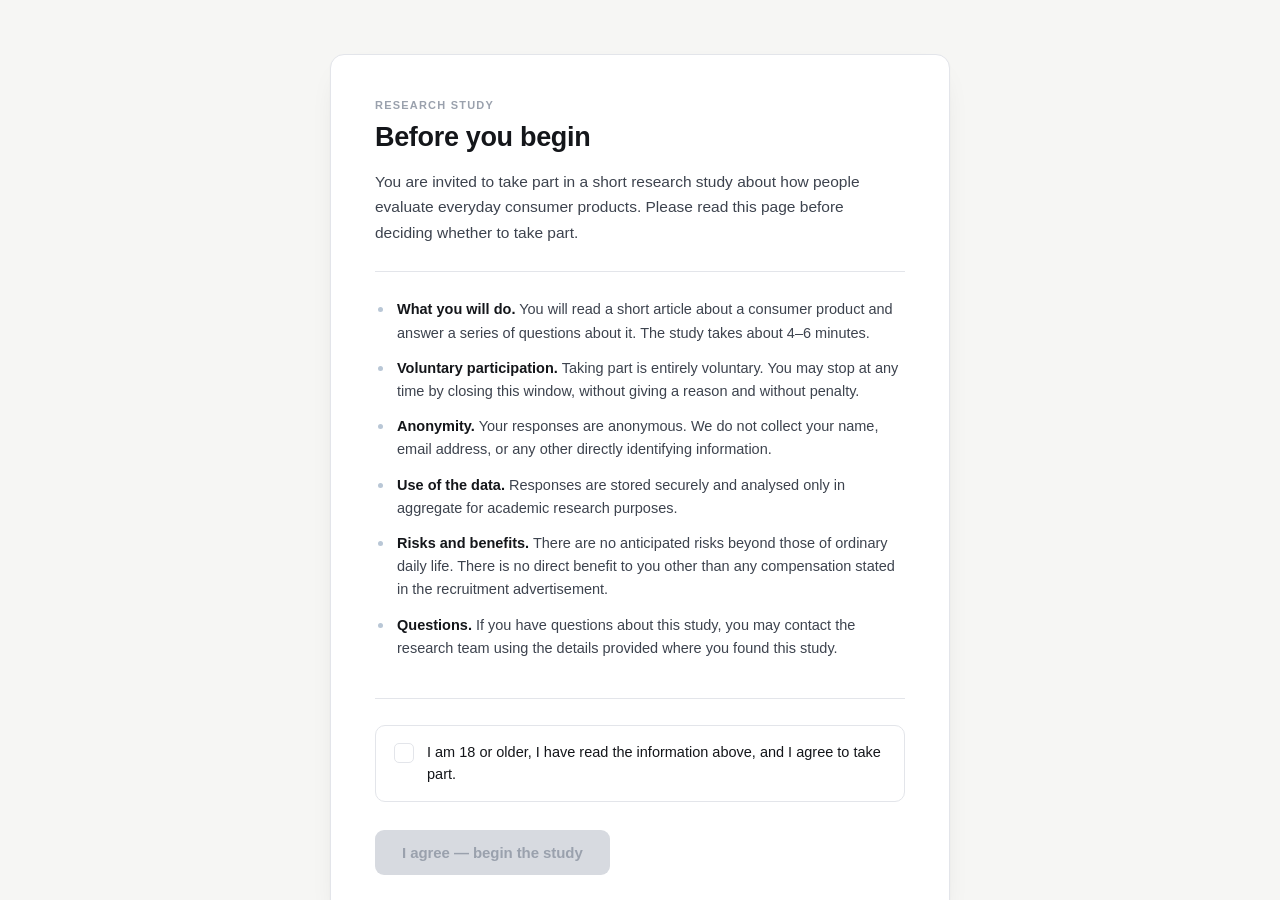
<file: s1a/index.html>
<!DOCTYPE html>
<html lang="en">
<head>
<meta charset="utf-8">
<meta name="viewport" content="width=device-width, initial-scale=1, viewport-fit=cover">
<meta name="robots" content="noindex, nofollow">
<title>Consumer Opinion Study</title>
<style>
/* =====================================================================
   Consumer Opinion Studies — Facial Roller Study
   ===================================================================== */

:root{
  --ink:            #14161a;
  --ink-2:          #3d434e;
  --ink-3:          #6b7280;
  --ink-4:          #9aa1ad;
  --rule:           #e3e5ea;
  --rule-soft:      #eef0f3;
  --paper:          #ffffff;
  --canvas:         #f6f6f4;
  --panel:          #fbfbfa;
  --accent:         #1f3d5c;
  --accent-soft:    #eaeff4;
  --accent-line:    #b9c7d6;
  --focus:          #2f6feb;

  --serif: "Iowan Old Style", "Charter", Georgia, "Times New Roman", serif;
  --sans:  -apple-system, BlinkMacSystemFont, "Segoe UI", Inter, Roboto,
           "Helvetica Neue", Arial, sans-serif;

  --measure-max: 620px;
  --ease: cubic-bezier(.22,.61,.36,1);
}

*,*::before,*::after{ box-sizing:border-box; }

html,body{ height:100%; }
body{
  margin:0;
  font-family:var(--sans);
  color:var(--ink);
  background:var(--canvas);
  -webkit-font-smoothing:antialiased;
  text-rendering:optimizeLegibility;
}

/* =====================  App shell  ================================== */
/* Fixed-viewport shell: the app never scrolls as a whole. Each screen
   scrolls inside itself, so the stimulus pane and the measure pane keep
   their own independent scroll positions in the split view. */
#app{
  height:100vh; height:100dvh; overflow:hidden;
  display:flex; flex-direction:column;
}

.screen{ display:none; flex:1; min-height:0; }
.screen.is-active{ display:flex; flex-direction:column; }

/* Centred single-column screens (consent, article, demographics, done) */
.centered{
  flex:1; display:flex; align-items:flex-start; justify-content:center;
  padding:clamp(28px,6vh,72px) 24px 96px;
  overflow-y:auto;
}
.centered > .sheet{
  width:100%; max-width:var(--measure-max);
  background:var(--paper);
  border:1px solid var(--rule);
  border-radius:14px;
  padding:clamp(28px,4vw,44px);
  box-shadow:0 1px 2px rgba(20,22,26,.04), 0 12px 32px -18px rgba(20,22,26,.18);
  animation:rise .45s var(--ease) both;
}
.centered > .sheet.wide{ max-width:760px; }

@keyframes rise{ from{ opacity:0; transform:translateY(10px);} to{ opacity:1; transform:none; } }

/* =====================  Typography  ================================= */
h1,h2,h3{ margin:0; font-weight:600; letter-spacing:-.012em; }
h1{ font-size:clamp(22px,2.4vw,27px); line-height:1.25; }
h2{ font-size:19px; line-height:1.35; }
p{ margin:0 0 1em; line-height:1.65; color:var(--ink-2); }
p:last-child{ margin-bottom:0; }
strong{ font-weight:650; color:var(--ink); }

.eyebrow{
  font-size:11px; font-weight:650; letter-spacing:.11em; text-transform:uppercase;
  color:var(--ink-4); margin:0 0 10px;
}

.lede{ font-size:15.5px; color:var(--ink-2); }
.fineprint{ font-size:13px; line-height:1.6; color:var(--ink-3); }

/* =====================  Buttons  ==================================== */
.btn{
  appearance:none; border:1px solid transparent; cursor:pointer;
  font-family:inherit; font-size:15px; font-weight:550; letter-spacing:-.005em;
  padding:13px 26px; border-radius:9px;
  background:var(--accent); color:#fff;
  transition:background .16s var(--ease), transform .12s var(--ease), opacity .16s;
}
.btn:hover:not(:disabled){ background:#152c43; }
.btn:active:not(:disabled){ transform:translateY(1px); }
.btn:disabled{ background:#d7dae0; color:#9aa1ad; cursor:not-allowed; }
.btn.ghost{
  background:transparent; color:var(--ink-3); border-color:var(--rule);
}
.btn.ghost:hover:not(:disabled){ background:var(--rule-soft); color:var(--ink-2); }
.btn:focus-visible{ outline:2px solid var(--focus); outline-offset:2px; }

.btn-row{ display:flex; align-items:center; gap:12px; margin-top:28px; }
.btn-row.end{ justify-content:flex-end; }

/* =====================  SPLIT LAYOUT  ==============================
   Stimulus pinned to the left half, measures on the right half.       */
.split{
  flex:1; min-height:0;
  display:grid;
  grid-template-columns:1fr 1fr;
}

.pane-stimulus{
  min-height:0; overflow-y:auto;
  background:var(--panel);
  border-right:1px solid var(--rule);
  padding:clamp(28px,4vh,56px) clamp(24px,3.4vw,52px) 72px;
  display:flex; justify-content:flex-end;
}
.pane-stimulus > .article{ width:100%; max-width:520px; }

.pane-measure{
  min-height:0; overflow-y:auto;
  background:var(--canvas);
  padding:clamp(28px,4vh,56px) clamp(24px,3.4vw,52px) 72px;
  display:flex; justify-content:flex-start;
}
/* A fixed column, so every question's slider is the same width however long
   its prompt is. 560px keeps the belief question on one line. */
.pane-measure > .measure{ width:100%; max-width:560px; }

/* =====================  THE ARTICLE  ================================ */
.article{ animation:rise .5s var(--ease) both; }

.masthead{
  display:flex; align-items:baseline; gap:10px;
  padding-bottom:12px; margin-bottom:26px;
  border-bottom:1.5px solid var(--ink);
}
.masthead .brand{
  font-family:var(--serif); font-size:19px; font-weight:600;
  letter-spacing:.01em; color:var(--ink);
}
.masthead .section{
  font-size:10.5px; font-weight:650; letter-spacing:.13em; text-transform:uppercase;
  color:var(--ink-4);
}

.article-headline{
  font-family:var(--serif); font-weight:600;
  font-size:clamp(25px,2.7vw,31px); line-height:1.2; letter-spacing:-.015em;
  margin:0 0 14px; color:var(--ink);
}
/* Product illustration. Sits between headline and body, identical in
   every condition. */
.article-figure{
  margin:4px 0 20px; padding:0;
  background:var(--paper);
  border:1px solid var(--rule);
  border-radius:12px;
  overflow:hidden;
  display:flex; justify-content:center;
}
.article-figure img{ display:block; width:100%; height:auto; }
.article-body p{
  font-family:var(--serif); font-size:16px; line-height:1.72; color:var(--ink-2);
  margin:0 0 1.05em;
}

/* The manufacturer's claim — set as a pull quote */
.claim-block{
  margin:26px 0; padding:20px 24px;
  background:var(--paper);
  border:1px solid var(--rule);
  border-left:3px solid var(--ink);
  border-radius:0 8px 8px 0;
}
.claim-block .claim-label{
  font-size:10.5px; font-weight:650; letter-spacing:.13em; text-transform:uppercase;
  color:var(--ink-4); margin-bottom:8px;
}
.claim-block .claim-text{
  font-family:var(--serif); font-size:20px; line-height:1.35; font-weight:600;
  color:var(--ink); letter-spacing:-.01em;
}

/* =====================  VERDICT CARDS  =============================
   Both verdicts share an IDENTICAL visual treatment. Only the wording
   differs, so no colour cue is confounded with the manipulation.      */
.verdicts{ margin-top:32px; }

.verdicts-label{
  font-size:10.5px; font-weight:650; letter-spacing:.13em; text-transform:uppercase;
  color:var(--ink-4);
  display:flex; align-items:center; gap:12px; margin-bottom:16px;
}
.verdicts-label::after{
  content:""; flex:1; height:1px; background:var(--rule);
}

/* Each publication carries its own accent, so the two cards in the mixed
   condition are clearly distinct. Both hues are cool and neither is
   valence-loaded — no green-means-good, red-means-bad. The two themes are
   otherwise identical in weight, so colour never signals the verdict. */
.verdict-card{
  --card:      #33527e;
  --card-tint: #eef1f7;
  --card-line: #c3cfe2;

  position:relative;
  background:var(--card-tint);
  border:1px solid var(--card-line);
  border-left:3px solid var(--card);
  border-radius:11px;
  padding:20px 24px 22px;
  margin-bottom:14px;
  box-shadow:0 1px 2px rgba(20,22,26,.04), 0 10px 26px -20px rgba(20,22,26,.3);
  animation:rise .55s var(--ease) both;
}
.verdict-card:last-child{ margin-bottom:0; }
.verdict-card + .verdict-card{ animation-delay:.09s; }

.verdict-card.theme-indigo{
  --card:      #33527e;
  --card-tint: #eef1f7;
  --card-line: #c3cfe2;
}
.verdict-card.theme-plum{
  --card:      #6b4a86;
  --card-tint: #f3eef7;
  --card-line: #d5c6e2;
}

/* Source block: descriptor above, masthead below. Stacking keeps every
   card identical in height regardless of how long the title is. */
.verdict-source{
  padding-bottom:12px; margin-bottom:14px;
  border-bottom:1px solid var(--card-line);
}
.verdict-source .tag{
  display:block;
  font-size:9.5px; font-weight:650; letter-spacing:.12em; text-transform:uppercase;
  color:var(--ink-4); margin-bottom:5px;
}
.verdict-source .name{
  display:block;
  font-family:var(--serif); font-size:17px; font-weight:600;
  color:var(--card); letter-spacing:.005em; line-height:1.25;
}

.verdict-eyebrow{
  font-size:10.5px; font-weight:650; letter-spacing:.13em; text-transform:uppercase;
  color:var(--card); opacity:.85; margin-bottom:7px;
}
.verdict-headline{
  font-family:var(--serif); font-size:19.5px; line-height:1.3; font-weight:600;
  letter-spacing:-.012em; color:var(--ink); margin:0 0 11px;
}
.verdict-body{
  font-size:14.5px; line-height:1.65; color:var(--ink-2); margin:0;
}

/* =====================  MEASURES  =================================== */
/* All measures share one screen: each question is a block added beneath the
   last, and answered blocks stay in place, locked and greyed. */
.measure-block{ animation:rise .38s var(--ease) both; }
.measure-block + .measure-block{ margin-top:30px; padding-top:28px; border-top:1px solid var(--rule); }
/* animation:none releases the entrance animation's held opacity so the fade applies */
.measure-block.is-done{ animation:none; opacity:.5; filter:grayscale(1); pointer-events:none; user-select:none; }
.measure-block.is-done .measure-help{ display:none; }

.progress{
  display:flex; align-items:center; gap:12px; margin-bottom:26px;
}
.progress-track{
  flex:1; height:3px; background:var(--rule); border-radius:3px; overflow:hidden;
}
.progress-fill{
  height:100%; background:var(--accent); border-radius:3px; width:0;
  transition:width .45s var(--ease);
}
.progress-count{
  font-size:11.5px; font-weight:550; color:var(--ink-4); letter-spacing:.03em;
  font-variant-numeric:tabular-nums; white-space:nowrap;
}

.measure-prompt{
  font-size:19px; line-height:1.4; font-weight:550; letter-spacing:-.012em;
  color:var(--ink); margin:0 0 8px;
}
.measure-help{ font-size:13px; line-height:1.55; color:var(--ink-4); margin:0 0 26px; }

/* ---------- 0-100 slider ---------- */
.slider-wrap{ padding:6px 0 4px; }
.slider-value{
  text-align:center; margin-bottom:18px; height:42px;
  display:flex; align-items:center; justify-content:center;
}
.slider-value .num{
  font-size:33px; font-weight:600; letter-spacing:-.02em; color:var(--accent);
  font-variant-numeric:tabular-nums;
}
.slider-value .pct{ font-size:18px; font-weight:550; color:var(--accent-line); margin-left:2px; }
.slider-value .placeholder{ font-size:13.5px; color:var(--ink-4); }

.track-outer{ position:relative; padding:14px 0; cursor:pointer; }
.track{
  position:relative; height:5px; background:var(--rule); border-radius:5px;
}
.track-fill{
  position:absolute; inset:0 auto 0 0; width:0;
  background:var(--accent); border-radius:5px; opacity:0;
  transition:opacity .2s;
}
.track-ticks{ position:absolute; inset:0; pointer-events:none; }
.track-ticks span{
  position:absolute; top:50%; width:1px; height:9px; margin-top:-4.5px;
  background:var(--rule); transform:translateX(-50%);
}
.thumb{
  position:absolute; top:50%; left:0; width:22px; height:22px; margin:-11px 0 0 -11px;
  background:#fff; border:2px solid var(--accent); border-radius:50%;
  box-shadow:0 2px 8px rgba(31,61,92,.22);
  opacity:0; transform:scale(.6); pointer-events:none;
  transition:opacity .18s var(--ease), transform .18s var(--ease);
}
.is-engaged .thumb{ opacity:1; transform:scale(1); }
.is-engaged .track-fill{ opacity:1; }
.track-outer:focus-visible{ outline:2px solid var(--focus); outline-offset:6px; border-radius:6px; }

.track-labels{
  display:flex; justify-content:space-between; gap:16px; margin-top:14px;
}
.track-labels span{ font-size:12.5px; color:var(--ink-3); line-height:1.4; max-width:44%; }
.track-labels span:last-child{ text-align:right; }

/* ---------- bipolar slider (mixed cell) ---------- */
.bipolar .track-ticks span.center{ height:15px; margin-top:-7.5px; background:var(--ink-4); }
.bipolar .track-fill{
  background:var(--accent); border-radius:5px;
}
.bipolar-labels{
  display:grid; grid-template-columns:1fr auto 1fr; gap:14px; margin-top:16px;
  align-items:start;
}
.bipolar-labels .side{
  font-size:12.5px; line-height:1.45; color:var(--ink-2);
}
.bipolar-labels .side .who{ display:block; font-weight:600; color:var(--ink); margin-bottom:2px; }
.bipolar-labels .side.right{ text-align:right; }
.bipolar-labels .mid{
  font-size:11.5px; line-height:1.35; color:var(--ink-4); text-align:center;
  padding-top:1px;
}
.bipolar-readout{
  text-align:center; height:42px; display:flex; align-items:center; justify-content:center;
  font-size:13.5px; color:var(--ink-3); margin-bottom:16px; line-height:1.45;
}
.bipolar-readout strong{ color:var(--accent); font-weight:600; }

/* ---------- semantic differential ---------- */
.semdiff-scale{
  display:grid; grid-template-columns:minmax(76px,1fr) auto minmax(76px,1fr);
  gap:10px; align-items:center;
  padding:0 0 12px; margin-bottom:4px;
}
.semdiff-row{
  display:grid; grid-template-columns:minmax(76px,1fr) auto minmax(76px,1fr);
  gap:10px; align-items:center;
  padding:11px 0; border-top:1px solid var(--rule-soft);
}
.semdiff-row:first-of-type{ border-top:1px solid var(--rule); }
.semdiff-row .anchor{ font-size:13px; line-height:1.35; color:var(--ink-2); }
.semdiff-row .anchor.right{ text-align:right; }

.opt-row{ display:flex; gap:6px; }
.opt{
  position:relative; width:31px; height:31px; flex:0 0 auto;
  display:flex; align-items:center; justify-content:center;
}
.opt input{
  position:absolute; inset:0; opacity:0; margin:0; cursor:pointer; z-index:2;
}
.opt .dot{
  width:100%; height:100%; border-radius:50%;
  border:1.5px solid var(--rule); background:var(--paper);
  transition:border-color .15s, background .15s, transform .15s var(--ease);
}
.opt:hover .dot{ border-color:var(--accent-line); }
.opt input:checked + .dot{
  border-color:var(--accent); background:var(--accent);
  box-shadow:inset 0 0 0 3.5px var(--paper);
  transform:scale(1.06);
}
.opt input:focus-visible + .dot{ outline:2px solid var(--focus); outline-offset:2px; }

.scale-numbers{ display:flex; gap:6px; }
.scale-numbers span{
  width:31px; text-align:center; font-size:11px; color:var(--ink-4);
  font-variant-numeric:tabular-nums;
}

/* ---------- likert rows (stacked statement + scale) ---------- */
.likert-item{ padding:18px 0; border-top:1px solid var(--rule-soft); }
.likert-item:first-of-type{ border-top:1px solid var(--rule); }
.likert-item .statement{
  font-size:14.5px; line-height:1.5; color:var(--ink); margin-bottom:14px;
}
.likert-scale{ display:flex; gap:6px; align-items:flex-start; }
.likert-opt{
  flex:1; min-width:0; display:flex; flex-direction:column;
  align-items:center; gap:6px; cursor:pointer;
}
.likert-opt .dot{
  width:29px; height:29px; border-radius:50%;
  border:1.5px solid var(--rule); background:var(--paper);
  transition:border-color .15s, background .15s, transform .15s var(--ease);
}
.likert-opt:hover .dot{ border-color:var(--accent-line); }
.likert-opt input{ position:absolute; opacity:0; pointer-events:none; }
.likert-opt input:checked + .dot{
  border-color:var(--accent); background:var(--accent);
  box-shadow:inset 0 0 0 3.5px var(--paper); transform:scale(1.06);
}
.likert-opt input:focus-visible + .dot{ outline:2px solid var(--focus); outline-offset:2px; }
.likert-opt .lab{
  font-size:10.5px; line-height:1.25; color:var(--ink-4); text-align:center;
  min-height:1.25em;
}

/* ---------- single choice ---------- */
.choice-list{ display:flex; flex-direction:column; gap:10px; }
.choice{
  display:flex; align-items:flex-start; gap:13px; cursor:pointer;
  padding:15px 17px; border:1px solid var(--rule); border-radius:10px;
  background:var(--paper); transition:border-color .15s, background .15s, box-shadow .15s;
}
.choice:hover{ border-color:var(--accent-line); }
.choice input{ position:absolute; opacity:0; pointer-events:none; }
.choice .radio{
  flex:0 0 auto; width:19px; height:19px; margin-top:1px; border-radius:50%;
  border:1.5px solid var(--rule); background:var(--paper);
  transition:border-color .15s, background .15s;
}
.choice input:checked ~ .radio{
  border-color:var(--accent); background:var(--accent);
  box-shadow:inset 0 0 0 3.5px var(--paper);
}
.choice:has(input:checked){
  border-color:var(--accent); background:var(--accent-soft);
}
.choice input:focus-visible ~ .radio{ outline:2px solid var(--focus); outline-offset:2px; }
.choice .text{ font-size:14.5px; line-height:1.5; color:var(--ink); }

/* ---------- textarea / inputs ---------- */
textarea, input[type="number"], input[type="text"], select{
  width:100%; font-family:inherit; font-size:15px; color:var(--ink);
  padding:12px 14px; border:1px solid var(--rule); border-radius:9px;
  background:var(--paper); transition:border-color .15s, box-shadow .15s;
}
textarea{ min-height:110px; resize:vertical; line-height:1.6; }
textarea:focus, input:focus, select:focus{
  outline:none; border-color:var(--accent); box-shadow:0 0 0 3px var(--accent-soft);
}
input[type="number"]{ max-width:150px; }
select{ appearance:none; background-image:
  url("data:image/svg+xml,%3Csvg xmlns='http://www.w3.org/2000/svg' width='12' height='8'%3E%3Cpath d='M1 1l5 5 5-5' stroke='%236b7280' stroke-width='1.6' fill='none' stroke-linecap='round'/%3E%3C/svg%3E");
  background-repeat:no-repeat; background-position:right 14px center; padding-right:38px; }

/* =====================  Consent  ==================================== */
.consent-list{ margin:0 0 4px; padding:0; list-style:none; }
.consent-list li{
  position:relative; padding:0 0 12px 22px;
  font-size:14.5px; line-height:1.6; color:var(--ink-2);
}
.consent-list li::before{
  content:""; position:absolute; left:3px; top:9px;
  width:5px; height:5px; border-radius:50%; background:var(--accent-line);
}
.divider{ height:1px; background:var(--rule); margin:26px 0; }

.agree{
  display:flex; align-items:flex-start; gap:13px; cursor:pointer;
  padding:16px 18px; border:1px solid var(--rule); border-radius:10px;
  background:var(--paper); transition:border-color .15s, background .15s;
}
.agree:hover{ border-color:var(--accent-line); }
.agree:has(input:checked){ border-color:var(--accent); background:var(--accent-soft); }
.agree input{ position:absolute; opacity:0; pointer-events:none; }
.agree .box{
  flex:0 0 auto; width:20px; height:20px; margin-top:1px; border-radius:5px;
  border:1.5px solid var(--rule); background:var(--paper);
  display:flex; align-items:center; justify-content:center;
  transition:border-color .15s, background .15s;
}
.agree .box svg{ opacity:0; transition:opacity .15s; }
.agree input:checked ~ .box{ border-color:var(--accent); background:var(--accent); }
.agree input:checked ~ .box svg{ opacity:1; }
.agree input:focus-visible ~ .box{ outline:2px solid var(--focus); outline-offset:2px; }
.agree .text{ font-size:14.5px; line-height:1.5; color:var(--ink); font-weight:500; }

/* =====================  Demographics  =============================== */
.demo-item{ padding:22px 0; border-top:1px solid var(--rule-soft); }
.demo-item:first-of-type{ border-top:none; padding-top:6px; }
.demo-label{ font-size:15px; line-height:1.5; color:var(--ink); font-weight:500; margin-bottom:14px; }
.demo-radios{ display:flex; flex-direction:column; gap:8px; }
.demo-radios .choice{ padding:12px 15px; }
.demo-radios .choice .text{ font-size:14px; }
.input-row{ display:flex; align-items:center; gap:10px; }
.input-row .suffix{ font-size:14px; color:var(--ink-3); }

/* =====================  Completion  ================================= */
.done-mark{
  width:46px; height:46px; border-radius:50%; background:var(--accent-soft);
  display:flex; align-items:center; justify-content:center; margin-bottom:22px;
}
.code-box{
  margin-top:20px; padding:18px 20px; border:1px dashed var(--accent-line);
  border-radius:10px; background:var(--accent-soft); text-align:center;
}
.code-box .label{
  font-size:11px; font-weight:650; letter-spacing:.11em; text-transform:uppercase;
  color:var(--ink-3); margin-bottom:7px;
}
.code-box .code{
  font-size:21px; font-weight:600; letter-spacing:.05em; color:var(--accent);
  font-family:ui-monospace, SFMono-Regular, Menlo, monospace;
}

/* =====================  Misc  ======================================= */
.err{
  font-size:13.5px; color:#a3312a; margin-top:14px; line-height:1.5;
  display:none;
}
.err.show{ display:block; }
.saving{ font-size:12.5px; color:var(--ink-4); margin-top:14px; }

/* =====================  Responsive  =================================
   Below 900px the split stacks: the article sits on top in a scrollable
   band, the measure sits beneath it. The requested left/right split is
   preserved wherever the viewport can carry it.                        */
@media (max-width:900px){
  .split{ grid-template-columns:1fr; grid-template-rows:minmax(180px,38vh) 1fr; }
  .pane-stimulus{
    border-right:none; border-bottom:1px solid var(--rule);
    padding:24px 20px 28px; justify-content:center;
  }
  .pane-measure{ padding:26px 20px 80px; justify-content:center; }
  .pane-stimulus > .article{ max-width:560px; }
  .article-headline{ font-size:22px; }
  .measure-prompt{ font-size:17.5px; }
  .semdiff-row, .semdiff-scale{ grid-template-columns:minmax(60px,1fr) auto minmax(60px,1fr); gap:8px; }
  .opt{ width:28px; height:28px; }
  .scale-numbers span{ width:28px; }
  .bipolar-labels{ gap:10px; }
}

@media (max-width:560px){
  .semdiff-row{
    grid-template-columns:1fr; gap:8px; justify-items:center; text-align:center;
  }
  .semdiff-row .anchor.right{ text-align:center; }
  .semdiff-scale{ display:none; }
  .opt{ width:34px; height:34px; }
}

@media (prefers-reduced-motion:reduce){
  *,*::before,*::after{ animation-duration:.01ms !important; transition-duration:.01ms !important; }
}

</style>
</head>
<body>
<div id="app">

  <!-- ================= 0. DEVICE CHECK (phones and tablets) ================= -->
  <section id="screen-device" class="screen">
    <div class="centered">
      <div class="sheet">
        <div class="eyebrow">Research study</div>
        <h1>Please use a desktop or laptop computer</h1>
        <p class="lede" style="margin-top:14px">
          This study can only be completed on a desktop or laptop computer, and it looks like
          you are using a phone or tablet.
        </p>
        <div class="divider"></div>
        <p class="fineprint">
          If you would like to take part, please open the study link again on a desktop or
          laptop. Otherwise, please return your submission on Prolific; you will not be
          penalised.
        </p>
      </div>
    </div>
  </section>

  <!-- ================= 1. CONSENT ================= -->
  <section id="screen-consent" class="screen is-active">
    <div class="centered">
      <div class="sheet">
        <div class="eyebrow">Research study</div>
        <h1>Before you begin</h1>
        <p class="lede" style="margin-top:14px">
          You are invited to take part in a short research study about how people
          evaluate everyday consumer products. Please read this page before deciding
          whether to take part.
        </p>

        <div class="divider"></div>

        <ul class="consent-list">
          <li><strong>What you will do.</strong> You will read a short article about a
              consumer product and answer a series of questions about it. The study takes
              about 4&ndash;6 minutes.</li>
          <li><strong>Voluntary participation.</strong> Taking part is entirely voluntary.
              You may stop at any time by closing this window, without giving a reason and
              without penalty.</li>
          <li><strong>Anonymity.</strong> Your responses are anonymous. We do not collect
              your name, email address, or any other directly identifying information.</li>
          <li><strong>Use of the data.</strong> Responses are stored securely and analysed
              only in aggregate for academic research purposes.</li>
          <li><strong>Risks and benefits.</strong> There are no anticipated risks beyond
              those of ordinary daily life. There is no direct benefit to you other than
              any compensation stated in the recruitment advertisement.</li>
          <li><strong>Questions.</strong> If you have questions about this study, you may
              contact the research team using the details provided where you found this
              study.</li>
        </ul>

        <div class="divider"></div>

        <label class="agree">
          <input type="checkbox" id="consent-agree">
          <span class="box">
            <svg width="12" height="9" viewBox="0 0 12 9" fill="none">
              <path d="M1 4.2L4.3 7.5L11 1" stroke="#fff" stroke-width="2"
                    stroke-linecap="round" stroke-linejoin="round"/>
            </svg>
          </span>
          <span class="text">
            I am 18 or older, I have read the information above, and I agree to take part.
          </span>
        </label>

        <div class="btn-row">
          <button class="btn" id="consent-btn" disabled>I agree — begin the study</button>
        </div>
        <div class="err" id="consent-err"></div>
      </div>
    </div>
  </section>

  <!-- ================= 2. ORIENTATION ================= -->
  <section id="screen-intro" class="screen">
    <div class="centered">
      <div class="sheet">
        <div class="eyebrow">About this study</div>
        <h1>What you will be doing</h1>
        <!-- filled by study.js from STIMULUS.intro -->
        <p class="lede" id="intro-lede" style="margin-top:14px"></p>

        <div class="divider"></div>

        <ul class="consent-list">
          <li><strong>There are no right or wrong answers.</strong> This is not a test of
              your knowledge, and no question here has a correct response.</li>
          <li><strong>We are interested in your own judgment</strong> — what you personally
              make of what you read, whatever that turns out to be.</li>
          <li><strong>Take your time.</strong> The article stays on screen while you answer,
              so you can look back at it whenever you like.</li>
        </ul>

        <div class="btn-row">
          <button class="btn" id="intro-btn">Continue</button>
        </div>
      </div>
    </div>
  </section>

  <!-- ================= 3. ARTICLE ================= -->
  <section id="screen-article" class="screen">
    <div class="centered">
      <div class="sheet wide">
        <div class="eyebrow">Please read the following</div>
        <div id="article-full" class="article" style="margin-top:18px"></div>
        <div class="btn-row">
          <button class="btn" id="article-btn" disabled>Continue to the questions</button>
        </div>
        <p class="fineprint" style="margin-top:14px">
          The article stays visible on the left while you answer, so you can refer back to it.
        </p>
      </div>
    </div>
  </section>

  <!-- ================= 4. MEASURES (split view) ================= -->
  <section id="screen-measures" class="screen">
    <div class="split">
      <!-- the article node is moved in here from the reading screen -->
      <div class="pane-stimulus" id="stimulus-pane"></div>
      <div class="pane-measure" id="measure-pane"></div>
    </div>
  </section>

  <!-- ================= 5. DEMOGRAPHICS ================= -->
  <section id="screen-demographics" class="screen">
    <div class="centered">
      <div class="sheet">
        <div class="progress">
          <div class="progress-track"><div class="progress-fill" id="demo-progress"></div></div>
          <div class="progress-count" id="demo-count"></div>
        </div>
        <div class="eyebrow">Finally</div>
        <h1>A few questions about you</h1>
        <p class="measure-help" style="margin-top:10px">
          These help us describe the sample. They are not linked to your identity.
        </p>
        <div id="demo-body"></div>
        <div class="btn-row">
          <button class="btn" id="demo-btn" disabled>Submit and finish</button>
        </div>
        <div class="err" id="demo-err"></div>
      </div>
    </div>
  </section>

  <!-- ================= 6. DONE ================= -->
  <section id="screen-done" class="screen">
    <div class="centered">
      <div class="sheet">
        <div class="done-mark">
          <svg width="21" height="16" viewBox="0 0 21 16" fill="none">
            <path d="M2 8.2L7.4 13.6L19 2" stroke="#1f3d5c" stroke-width="2.4"
                  stroke-linecap="round" stroke-linejoin="round"/>
          </svg>
        </div>
        <h1>Thank you — your responses have been recorded.</h1>
        <p class="lede" style="margin-top:14px">
          That is the end of the study. We appreciate the time you gave it.
        </p>

        <div class="divider"></div>

        <p class="fineprint">
          <strong>A note on what you read.</strong> The article and the product evaluations
          in this study were written for research purposes and do not describe real published
          testing. The magazines named in it are fictional. Nothing in this study should be
          taken as advice about whether any skincare product works.
        </p>

        <p class="fineprint" id="photo-credit" style="margin-top:12px"></p>

        <div class="code-box">
          <div class="label" id="code-label">Your completion code</div>
          <div class="code" id="done-code"></div>
        </div>

        <div id="return-block" hidden>
          <div class="btn-row">
            <button class="btn" id="return-btn">Return to Prolific now</button>
          </div>
          <p class="fineprint" id="return-note" style="margin-top:12px"></p>
        </div>
      </div>
    </div>
  </section>

</div>

<script>
/* =====================================================================
   Consumer Opinion Studies — Study 1a: Facial Roller Study (2 cells)
   Configuration: endpoints, stimulus copy, and source branding.
   Everything a researcher would want to edit lives in this file.
   ===================================================================== */

const CONFIG = {
  studyId: "s1a",
  supabaseUrl: "https://uwrgeizwyybwtzwztrln.supabase.co",
  supabaseKey: "sb_publishable_L7a-Ve4_pt-A3MkqNpaMqg_bU5wMoxd",

  /* Seconds the article must be on screen before "Continue" unlocks. */
  minReadSeconds: 7,

  /* Completion. `completionUrl` set = participants are returned automatically
     once the debrief has had time to be read; set it to null to just show the
     code. `completionCode` is the fallback shown on screen, so it must match
     the code embedded in the URL. Same Prolific completion link as fr1. */
  completionUrl: "https://app.prolific.com/submissions/complete?cc=CEKK0PFF",
  completionCode: "CEKK0PFF",

  /* Seconds the debrief stays on screen before the automatic return. The
     button below it returns immediately for anyone who does not want to wait. */
  completionDelaySeconds: 12
};

/* ---------------------------------------------------------------------
   STIMULUS
   The article is IDENTICAL in both conditions. Control shows nothing
   beneath it; the mixed condition adds both verdict cards.
   --------------------------------------------------------------------- */
const STIMULUS = {
  kicker: "Skincare",

  /* Product photo, shown identically in both conditions.
     To use a different photo, drop it in as img/roller.jpg (or change the
     path) and update `imageCredit` if the new one needs attribution. */
  image: "img/roller.jpg",
  imageAlt: "A jade facial roller: a smooth stone head at each end of a handle.",
  imageCredit:
    "Product photograph: “Face Roller” by jacobcariaga, used under CC&nbsp;BY&nbsp;2.0.",

  headline: "Do facial rollers really de-puff your face?",

  body: [
    "Facial rollers are among the best-selling items in skincare: a smooth stone head on a handle, glided across the cheeks, jaw, and under the eyes. Most sell for $15 to $60."
  ],

  claim: "Reduces facial puffiness.",

  bodyAfterClaim: [
    "Manufacturers say the rolling moves excess fluid out of the tissue beneath the skin, so the face looks less swollen."
  ],

  /* The two magazines. Fictional, so no real publication is depicted
     reaching a verdict it never reached. Both are described identically,
     so source authority is held constant.

     Each publication carries its own accent colour, the way a real masthead
     would. Because which magazine delivers which verdict is randomised,
     tying colour to the publication counterbalances colour against verdict
     automatically — no extra random factor, and neither hue is
     valence-loaded (no green = good, red = bad). */
  sources: [
    { name: "Wellbeing Monthly", theme: "indigo" },
    { name: "The Health Review", theme: "plum"   }
  ],
  sourceTag: "Established health &amp; lifestyle magazine",

  verdict: {
    confirming: {
      eyebrow: "Our verdict",
      headline: "The claim holds up.",
      body:
        "We put facial rollers through our standard product evaluation. Based on what we measured, they <strong>did</strong> produce a meaningful reduction in facial puffiness. The manufacturers’ claim <strong>is supported</strong>."
    },
    disconfirming: {
      eyebrow: "Our verdict",
      headline: "The claim does not hold up.",
      body:
        "We put facial rollers through our standard product evaluation. Based on what we measured, they <strong>did not</strong> produce a meaningful reduction in facial puffiness. The manufacturers’ claim <strong>is not supported</strong>."
    }
  },

  sectionLabelMixed: "Independent product tests",

  /* Orientation page ("What you will be doing"). Each condition is told what
     its own article contains; this is the only difference between the
     conditions outside the article itself. */
  intro: {
    control:
      "In a moment you will read a short article about a beauty product and what its manufacturers claim. Please read it carefully, then answer a few questions.",
    mixed:
      "In a moment you will read a short article about a beauty product, what its manufacturers claim, and the results of independent product tests by two magazines. Please read it carefully, then answer a few questions."
  }
};

</script>

<script>
/* =====================================================================
   MEASURES
   Two questions, asked one at a time in both conditions: belief in the
   claim, then purchase likelihood under a goal of reducing facial
   puffiness. Demographics follow.
   ===================================================================== */

const ALL = ["control", "mixed"];

const MEASURES = [

  /* ---------- DV 1: belief in the claim (0-100) ----------------------
     Anchored to the claim itself, not to the article, so it is
     comparable across both cells, including control. The slider has
     no default position, so there is nothing to anchor on. */
  {
    id: "likelihood",
    when: ALL,
    type: "slider100",
    eyebrow: "Your judgment",
    prompt: "How likely is it that facial rollers actually reduce facial puffiness?",
    help: "Drag the slider, or click anywhere on the line, to answer.",
    leftLabel: "Very unlikely",
    rightLabel: "Very likely",
    field: "dv_likelihood"
  },

  /* ---------- DV 2: purchase likelihood under the goal (0-100) ------- */
  {
    id: "purchase",
    when: ALL,
    type: "slider100",
    eyebrow: "Your judgment",
    prompt: "Imagine you wanted to reduce facial puffiness. How likely would you be to purchase a facial roller?",
    help: "Drag the slider, or click anywhere on the line, to answer.",
    leftLabel: "Very unlikely",
    rightLabel: "Very likely",
    field: "dv_purchase"
  }
];

/* ---------- Demographics (shown without the stimulus) --------------- */
const DEMOGRAPHICS = [
  { field: "age", type: "number", label: "What is your age?", min: 18, max: 110, suffix: "years" },
  {
    field: "gender", type: "radio", label: "What is your gender?",
    options: ["Woman", "Man", "Prefer not to say"]
  },
  {
    field: "prior_use", type: "radio", label: "Have you ever used a facial roller?",
    options: ["Never used one", "Tried one once or twice", "Use one occasionally", "Use one regularly"]
  },
  {
    field: "familiarity", type: "scale7", label: "Before today, how familiar were you with facial rollers?",
    left: "Not at all familiar", right: "Extremely familiar"
  }
];

</script>

<script>
/* =====================================================================
   Consumer Opinion Studies — Study 1a: Facial Roller Study (2 cells)
   Flow: consent -> article -> measures (split view) -> demographics -> done
   ===================================================================== */

(function () {
  "use strict";

  /* ---------------- session state ---------------- */
  const S = {
    pid: null,          // participant id (Prolific PID when present)
    pidSource: null,
    isTest: false,
    blurCount: 0,
    startedAt: 0,
    condition: null,
    confirmFirst: null,
    sourcePrimary: null,
    sourceConfirm: null,
    sourceDisconfirm: null,
    sourceFirst: null,
    sourceSecond: null,
    answers: {},
    timings: {},
    queue: [],
    idx: 0,
    screenEnteredAt: 0
  };

  const $  = (s, r) => (r || document).querySelector(s);
  const el = (tag, cls, html) => {
    const n = document.createElement(tag);
    if (cls) n.className = cls;
    if (html != null) n.innerHTML = html;
    return n;
  };

  /* ---------------- Supabase RPC ---------------- */
  async function rpc(fn, body) {
    if (PREVIEW) { console.log("[preview] skipped", fn, body); return { preview: true }; }
    const res = await fetch(`${CONFIG.supabaseUrl}/rest/v1/rpc/${fn}`, {
      method: "POST",
      headers: {
        "Content-Type": "application/json",
        apikey: CONFIG.supabaseKey,
        Authorization: `Bearer ${CONFIG.supabaseKey}`
      },
      body: JSON.stringify(body)
    });
    if (!res.ok) throw new Error(`${fn} failed: ${res.status} ${await res.text()}`);
    const txt = await res.text();
    return txt ? JSON.parse(txt) : null;
  }

  function makeUid() {
    if (crypto.randomUUID) return crypto.randomUUID();
    return "s-" + Date.now() + "-" + Math.random().toString(36).slice(2, 12);
  }

  /* ---------------- screen switching ---------------- */
  function show(id) {
    document.querySelectorAll(".screen").forEach(s => s.classList.remove("is-active"));
    $("#" + id).classList.add("is-active");
    window.scrollTo(0, 0);
    const pane = $("#" + id + " .pane-measure");
    if (pane) pane.scrollTop = 0;
  }

  /* =====================================================================
     1. CONSENT
     ===================================================================== */
  function initConsent() {
    const box  = $("#consent-agree");
    const btn  = $("#consent-btn");
    const err  = $("#consent-err");
    box.addEventListener("change", () => { btn.disabled = !box.checked; });

    btn.addEventListener("click", async () => {
      btn.disabled = true;
      btn.textContent = "Starting…";
      err.classList.remove("show");
      try {
        await startSession();
        renderArticle();
        renderIntro();
        show("screen-intro");
      } catch (e) {
        console.error(e);
        btn.disabled = false;
        btn.textContent = "I agree — begin the study";
        err.textContent = "We could not start the study. Please check your connection and try again.";
        err.classList.add("show");
      }
    });
  }

  /* Preview mode: forces a condition and disables all database writes.
     Only ever active on localhost / file:// — inert once deployed. */
  const PREVIEW = (function () {
    const host = location.hostname;
    const local = host === "localhost" || host === "127.0.0.1" || location.protocol === "file:";
    if (!local) return null;
    const c = new URLSearchParams(location.search).get("preview");
    return ["control", "mixed"].indexOf(c) !== -1 ? c : null;
  })();

  /* The orientation page tells each condition what its own article contains
     (STIMULUS.intro). Filled once the condition has been assigned. */
  function renderIntro() {
    $("#intro-lede").textContent = STIMULUS.intro[S.condition];
  }

  function initIntro() {
    $("#intro-btn").addEventListener("click", () => {
      show("screen-article");
      beginReadTimer();
    });
  }

  async function startSession() {
    const q = new URLSearchParams(location.search);

    /* participant id: Prolific PID when present, else a stable random id */
    const prolific = q.get("PROLIFIC_PID") || q.get("participant_id") || "";
    if (prolific) { S.pid = prolific; S.pidSource = "prolific"; }
    else {
      const key = CONFIG.studyId + "_pid";
      let anon = sessionStorage.getItem(key);
      if (!anon) { anon = "anon-" + makeUid(); sessionStorage.setItem(key, anon); }
      S.pid = anon; S.pidSource = "anonymous";
    }
    S.isTest = q.get("test") === "1";
    S.startedAt = Date.now();

    if (PREVIEW) {
      S.condition = PREVIEW;
      S.confirmFirst = q.get("swap") !== "1";
      S.nameSwap = false;
      applySources();
      S.queue = MEASURES.filter(m => m.when.indexOf(S.condition) !== -1);
      return;
    }

    const meta = {
      prolific_study_id: q.get("STUDY_ID") || "",
      prolific_session:  q.get("SESSION_ID") || "",
      pid_source:        S.pidSource,
      is_test:           S.isTest,
      user_agent:        navigator.userAgent,
      screen_w:          window.screen.width,
      screen_h:          window.screen.height,
      is_mobile:         window.matchMedia("(max-width: 900px)").matches
    };

    const a = await rpc("assign", {
      p_study: CONFIG.studyId,
      p_pid: S.pid,
      p_session: sessionStorage.getItem(CONFIG.studyId + "_sid") || (function () {
        const v = makeUid(); sessionStorage.setItem(CONFIG.studyId + "_sid", v); return v;
      })(),
      p_meta: meta
    });

    S.condition = a.factors.condition;

    /* `label_order` is the strictly alternating counterbalance handed back
       by assign(): in the mixed cell it alternates which verdict is shown
       first. Control has no counterbalance and shows no verdicts. */
    const order = a.factors.label_order;
    if (S.condition === "mixed") {
      S.confirmFirst = order !== "disconfirm_first";
      S.nameSwap     = Math.random() < 0.5;   // nuisance factor, randomised
    } else {
      S.confirmFirst = true;
      S.nameSwap     = false;
    }
    applySources();
    S.queue = MEASURES.filter(m => m.when.indexOf(S.condition) !== -1);
  }

  /* Resolve the two publications onto their roles. Each carries its own
     accent colour, so tying colour to the publication counterbalances
     colour against verdict for free — nameSwap already randomises which
     publication delivers which verdict. */
  function applySources() {
    const src = STIMULUS.sources;
    const a = S.nameSwap ? src[1] : src[0];
    const b = S.nameSwap ? src[0] : src[1];

    S.primary    = a;
    S.confirmSrc = S.confirmFirst ? a : b;
    S.disconfSrc = S.confirmFirst ? b : a;
    S.firstSrc   = S.confirmFirst ? S.confirmSrc : S.disconfSrc;
    S.secondSrc  = S.confirmFirst ? S.disconfSrc : S.confirmSrc;

    /* plain-name aliases used throughout the copy */
    S.sourcePrimary    = a.name;
    S.sourceConfirm    = S.confirmSrc.name;
    S.sourceDisconfirm = S.disconfSrc.name;
    S.sourceFirst      = S.firstSrc.name;
    S.sourceSecond     = S.secondSrc.name;
  }

  /* =====================================================================
     2. ARTICLE
     ===================================================================== */
  function verdictCardHTML(source, kind) {
    const v = STIMULUS.verdict[kind];
    return `
      <article class="verdict-card theme-${source.theme}">
        <div class="verdict-source">
          <span class="tag">${STIMULUS.sourceTag}</span>
          <span class="name">${source.name}</span>
        </div>
        <div class="verdict-eyebrow">${v.eyebrow}</div>
        <h3 class="verdict-headline">${v.headline}</h3>
        <p class="verdict-body">${v.body}</p>
      </article>`;
  }

  function articleHTML() {
    let verdicts = "";

    if (S.condition === "mixed") {
      const first  = S.confirmFirst
        ? verdictCardHTML(S.confirmSrc, "confirming")
        : verdictCardHTML(S.disconfSrc, "disconfirming");
      const second = S.confirmFirst
        ? verdictCardHTML(S.disconfSrc, "disconfirming")
        : verdictCardHTML(S.confirmSrc, "confirming");
      verdicts = `
        <section class="verdicts">
          <div class="verdicts-label">${STIMULUS.sectionLabelMixed}</div>
          ${first}${second}
        </section>`;
    }

    return `
      <div class="masthead">
        <span class="brand">The Consumer Desk</span>
        <span class="section">${STIMULUS.kicker}</span>
      </div>
      <h1 class="article-headline">${STIMULUS.headline}</h1>
      <figure class="article-figure"><img src="${STIMULUS.image}" alt="${STIMULUS.imageAlt}" width="820" height="322" decoding="async"></figure>
      <div class="article-body">
        ${STIMULUS.body.map(p => `<p>${p}</p>`).join("")}
        <div class="claim-block">
          <div class="claim-label">The manufacturers’ claim</div>
          <div class="claim-text">“${STIMULUS.claim}”</div>
        </div>
        ${STIMULUS.bodyAfterClaim.map(p => `<p>${p}</p>`).join("")}
      </div>
      ${verdicts}`;
  }

  /* Rendered ONCE. The same node is later moved into the left-hand pane
     rather than duplicated, so the browser never fetches the photo twice. */
  function renderArticle() {
    $("#article-full").innerHTML = articleHTML();
  }

  function beginReadTimer() {
    const btn = $("#article-btn");
    let left = CONFIG.minReadSeconds;
    btn.disabled = true;
    const base = "Continue to the questions";
    btn.textContent = `${base} (${left})`;
    const t = setInterval(() => {
      left -= 1;
      if (left <= 0) {
        clearInterval(t);
        btn.disabled = false;
        btn.textContent = base;
      } else {
        btn.textContent = `${base} (${left})`;
      }
    }, 1000);

    btn.onclick = () => {
      S.timings.article_ms = Date.now() - S.articleStart;
      const pane = $("#stimulus-pane");
      pane.insertBefore($("#article-full"), pane.firstChild);
      S.idx = 0;
      show("screen-measures");
      renderMeasure();
    };
    S.articleStart = Date.now();
  }

  /* =====================================================================
     3. MEASURES
     ===================================================================== */
  function fillTokens(str) {
    return str
      .replace(/\{SOURCE_FIRST\}/g,  `<strong>${S.sourceFirst}</strong>`)
      .replace(/\{SOURCE_SECOND\}/g, `<strong>${S.sourceSecond}</strong>`)
      .replace(/\{SOURCE\}/g,        `<strong>${S.sourcePrimary}</strong>`);
  }

  /* total steps = measures + demographics screen */
  function totalSteps() { return S.queue.length + 1; }

  function renderMeasure() {
    const m = S.queue[S.idx];
    const pane = $("#measure-pane");

    /* All measures share one screen. The column (progress, eyebrow, fixed
       width) is built with the first question; each question is a block
       appended beneath the last. Answered blocks stay on screen, locked and
       greyed, and every slider keeps the column's width. */
    let stack = $(".measure-stack", pane);
    if (!stack) {
      const col = el("div", "measure");
      col.innerHTML = `
        <div class="progress">
          <div class="progress-track"><div class="progress-fill"></div></div>
          <div class="progress-count"></div>
        </div>`;
      if (m.eyebrow) col.appendChild(el("div", "eyebrow", m.eyebrow));
      stack = el("div", "measure-stack");
      col.appendChild(stack);
      pane.innerHTML = "";
      pane.appendChild(col);
      pane.scrollTop = 0;
    }

    const wrap = el("section", "measure-block");
    wrap.appendChild(el("h2", "measure-prompt", fillTokens(m.prompt)));
    if (m.help) wrap.appendChild(el("p", "measure-help", m.help));

    const body = el("div", "measure-body");
    wrap.appendChild(body);

    const btnRow = el("div", "btn-row");
    const next   = el("button", "btn", S.idx === S.queue.length - 1 ? "Continue" : "Next");
    next.disabled = !m.optional;
    btnRow.appendChild(next);
    wrap.appendChild(btnRow);

    const err = el("div", "err");
    wrap.appendChild(err);

    /* ---- build the control ---- */
    const state = { value: undefined, values: {} };
    const ready = () => {
      if (m.optional) return true;
      if (m.type === "semdiff" || m.type === "likert") {
        return m.items.every(i => state.values[i.field] !== undefined);
      }
      return state.value !== undefined;
    };
    const refresh = () => { next.disabled = !ready(); };

    if (m.type === "slider100")      buildSlider100(body, m, state, refresh);
    else if (m.type === "bipolar")   buildBipolar(body, m, state, refresh);
    else if (m.type === "semdiff")   buildSemdiff(body, m, state, refresh);
    else if (m.type === "likert")    buildLikert(body, m, state, refresh);
    else if (m.type === "choice")    buildChoice(body, m, state, refresh);
    else if (m.type === "textarea")  buildTextarea(body, m, state, refresh);

    stack.appendChild(wrap);
    $(".progress-count", pane).textContent = `${S.idx + 1} of ${totalSteps()}`;
    requestAnimationFrame(() => { $(".progress-fill", pane).style.width =
      ((S.idx + 1) / totalSteps() * 100) + "%"; });
    if (S.idx > 0) {
      /* bring the new question into view without scrolling past the answered ones */
      const motion = !window.matchMedia("(prefers-reduced-motion: reduce)").matches;
      requestAnimationFrame(() => wrap.scrollIntoView({ block: "nearest", behavior: motion ? "smooth" : "auto" }));
    }

    S.screenEnteredAt = Date.now();

    next.addEventListener("click", async () => {
      if (!ready()) return;
      S.timings["t_" + m.id] = Date.now() - S.screenEnteredAt;

      if (m.type === "semdiff" || m.type === "likert") {
        Object.assign(S.answers, state.values);
      } else {
        S.answers[m.field] = state.value;
      }

      /* breadcrumb so partial progress survives a drop-off */
      rpc("log_event", {
        p_study: CONFIG.studyId,
        p_pid: S.pid,
        p_kind: "page",
        p_detail: { measure: m.id, index: S.idx, ms: S.timings["t_" + m.id] }
      }).catch(e => console.warn("log_event", e));

      /* lock the answered question in place, greyed, before the next appears */
      wrap.classList.add("is-done");
      btnRow.remove();
      err.remove();
      wrap.querySelectorAll("input, textarea, select").forEach(n => { n.disabled = true; });
      wrap.querySelectorAll("[tabindex]").forEach(n => {
        n.removeAttribute("tabindex");
        n.setAttribute("aria-disabled", "true");
      });

      S.idx += 1;
      if (S.idx < S.queue.length) renderMeasure();
      else { renderDemographics(); show("screen-demographics"); }
    });
  }

  /* ---------- 0-100 slider, no default position ---------- */
  function buildSlider100(host, m, state, refresh) {
    const wrap = el("div", "slider-wrap");
    wrap.innerHTML = `
      <div class="slider-value"><span class="placeholder">Not yet answered</span></div>
      <div class="track-outer" tabindex="0" role="slider"
           aria-valuemin="0" aria-valuemax="100" aria-label="${m.prompt.replace(/"/g, "&quot;")}">
        <div class="track">
          <div class="track-fill"></div>
          <div class="track-ticks">
            ${[0,25,50,75,100].map(p => `<span style="left:${p}%"></span>`).join("")}
          </div>
          <div class="thumb"></div>
        </div>
      </div>
      <div class="track-labels">
        <span>${m.leftLabel}</span><span>${m.rightLabel}</span>
      </div>`;
    host.appendChild(wrap);

    const outer = $(".track-outer", wrap);
    const fill  = $(".track-fill", wrap);
    const thumb = $(".thumb", wrap);
    const read  = $(".slider-value", wrap);

    const set = v => {
      v = Math.round(Math.min(100, Math.max(0, v)));
      state.value = v;
      outer.classList.add("is-engaged");
      fill.style.width = v + "%";
      thumb.style.left = v + "%";
      read.innerHTML = `<span class="num">${v}</span><span class="pct">%</span>`;
      outer.setAttribute("aria-valuenow", v);
      outer.setAttribute("aria-valuetext", v + "%");
      refresh();
    };

    attachTrack(outer, x => set(x * 100));

    outer.addEventListener("keydown", e => {
      const cur = state.value === undefined ? 50 : state.value;
      const step = e.shiftKey ? 10 : 1;
      if (e.key === "ArrowRight" || e.key === "ArrowUp")        { set(cur + step); e.preventDefault(); }
      else if (e.key === "ArrowLeft" || e.key === "ArrowDown")  { set(cur - step); e.preventDefault(); }
      else if (e.key === "Home")                                { set(0);   e.preventDefault(); }
      else if (e.key === "End")                                 { set(100); e.preventDefault(); }
    });
  }

  /* ---------- bipolar slider (mixed cell), -50 .. +50 ---------- */
  function buildBipolar(host, m, state, refresh) {
    const wrap = el("div", "slider-wrap bipolar");
    wrap.innerHTML = `
      <div class="bipolar-readout"><span class="placeholder">Not yet answered</span></div>
      <div class="track-outer" tabindex="0" role="slider"
           aria-valuemin="-50" aria-valuemax="50" aria-label="${m.prompt.replace(/<[^>]+>/g,"").replace(/"/g,"&quot;")}">
        <div class="track">
          <div class="track-fill"></div>
          <div class="track-ticks">
            <span style="left:0%"></span>
            <span style="left:25%"></span>
            <span class="center" style="left:50%"></span>
            <span style="left:75%"></span>
            <span style="left:100%"></span>
          </div>
          <div class="thumb"></div>
        </div>
      </div>
      <div class="bipolar-labels">
        <div class="side left">
          <span class="who">${S.sourceFirst}</span>
          ${S.confirmFirst ? "said the claim <em>is</em> supported" : "said the claim is <em>not</em> supported"}
        </div>
        <div class="mid">${m.centerLabel}</div>
        <div class="side right">
          <span class="who">${S.sourceSecond}</span>
          ${S.confirmFirst ? "said the claim is <em>not</em> supported" : "said the claim <em>is</em> supported"}
        </div>
      </div>`;
    host.appendChild(wrap);

    const outer = $(".track-outer", wrap);
    const fill  = $(".track-fill", wrap);
    const thumb = $(".thumb", wrap);
    const read  = $(".bipolar-readout", wrap);

    const set = v => {
      v = Math.round(Math.min(50, Math.max(-50, v)));
      state.value = v;
      outer.classList.add("is-engaged");
      const pct = (v + 50);
      thumb.style.left = pct + "%";
      /* fill grows out from the centre in whichever direction was chosen */
      if (v >= 0) { fill.style.left = "50%"; fill.style.width = (pct - 50) + "%"; }
      else        { fill.style.left = pct + "%"; fill.style.width = (50 - pct) + "%"; }

      const mag = Math.abs(v);
      if (mag === 0) read.innerHTML = `<strong>Both equally</strong>`;
      else {
        const who = v > 0 ? S.sourceSecond : S.sourceFirst;
        const how = mag < 17 ? "slightly more" : mag < 34 ? "somewhat more" : "much more";
        read.innerHTML = `<strong>${who}</strong> &mdash; ${how}`;
      }
      outer.setAttribute("aria-valuenow", v);
      refresh();
    };

    attachTrack(outer, x => set(x * 100 - 50));

    outer.addEventListener("keydown", e => {
      const cur = state.value === undefined ? 0 : state.value;
      const step = e.shiftKey ? 10 : 1;
      if (e.key === "ArrowRight" || e.key === "ArrowUp")       { set(cur + step); e.preventDefault(); }
      else if (e.key === "ArrowLeft" || e.key === "ArrowDown") { set(cur - step); e.preventDefault(); }
      else if (e.key === "Home")                               { set(-50); e.preventDefault(); }
      else if (e.key === "End")                                { set(50);  e.preventDefault(); }
    });
  }

  /* shared pointer handling for both slider types */
  function attachTrack(outer, onFraction) {
    const frac = clientX => {
      const r = $(".track", outer).getBoundingClientRect();
      return Math.min(1, Math.max(0, (clientX - r.left) / r.width));
    };
    let dragging = false;
    const down = e => {
      dragging = true;
      outer.setPointerCapture && e.pointerId != null && outer.setPointerCapture(e.pointerId);
      onFraction(frac(e.clientX));
      e.preventDefault();
    };
    const move = e => { if (dragging) onFraction(frac(e.clientX)); };
    const up   = () => { dragging = false; };
    outer.addEventListener("pointerdown", down);
    outer.addEventListener("pointermove", move);
    outer.addEventListener("pointerup", up);
    outer.addEventListener("pointercancel", up);
  }

  /* ---------- semantic differential ---------- */
  function buildSemdiff(host, m, state, refresh) {
    const scale = el("div", "semdiff-scale");
    scale.innerHTML = `<div></div>
      <div class="scale-numbers">${[1,2,3,4,5,6,7].map(n => `<span>${n}</span>`).join("")}</div>
      <div></div>`;
    host.appendChild(scale);

    m.items.forEach(item => {
      const row = el("div", "semdiff-row");
      const opts = [1,2,3,4,5,6,7].map(v => `
        <label class="opt">
          <input type="radio" name="${item.field}" value="${v}"
                 aria-label="${item.left} to ${item.right}, ${v} of 7">
          <span class="dot"></span>
        </label>`).join("");
      row.innerHTML = `
        <div class="anchor">${item.left}</div>
        <div class="opt-row">${opts}</div>
        <div class="anchor right">${item.right}</div>`;
      row.addEventListener("change", e => {
        state.values[item.field] = parseInt(e.target.value, 10);
        refresh();
      });
      host.appendChild(row);
    });
  }

  /* ---------- likert ---------- */
  function buildLikert(host, m, state, refresh) {
    m.items.forEach(item => {
      const block = el("div", "likert-item");
      const opts = [1,2,3,4,5,6,7].map(v => `
        <label class="likert-opt">
          <input type="radio" name="${item.field}" value="${v}"
                 aria-label="${m.scaleLabels[v-1] || v} (${v} of 7)">
          <span class="dot"></span>
          <span class="lab">${m.scaleLabels[v-1] || ""}</span>
        </label>`).join("");
      block.innerHTML = `
        <div class="statement">${item.text}</div>
        <div class="likert-scale">${opts}</div>`;
      block.addEventListener("change", e => {
        state.values[item.field] = parseInt(e.target.value, 10);
        refresh();
      });
      host.appendChild(block);
    });
  }

  /* ---------- single choice ---------- */
  function buildChoice(host, m, state, refresh) {
    const list = el("div", "choice-list");
    m.options.forEach(o => {
      const lab = el("label", "choice");
      lab.innerHTML = `
        <input type="radio" name="${m.field}" value="${o.value}">
        <span class="radio"></span>
        <span class="text">${o.text}</span>`;
      list.appendChild(lab);
    });
    list.addEventListener("change", e => { state.value = e.target.value; refresh(); });
    host.appendChild(list);
  }

  /* ---------- free text ---------- */
  function buildTextarea(host, m, state, refresh) {
    const ta = el("textarea");
    ta.placeholder = m.placeholder || "";
    ta.addEventListener("input", () => {
      state.value = ta.value.trim();
      refresh();
    });
    state.value = "";
    host.appendChild(ta);
  }

  /* =====================================================================
     4. DEMOGRAPHICS
     ===================================================================== */
  function renderDemographics() {
    const host = $("#demo-body");
    host.innerHTML = "";
    const vals = {};

    DEMOGRAPHICS.forEach(d => {
      const item = el("div", "demo-item");
      item.appendChild(el("div", "demo-label", d.label));

      if (d.type === "number") {
        const row = el("div", "input-row");
        const inp = el("input");
        inp.type = "number"; inp.min = d.min; inp.max = d.max; inp.placeholder = "—";
        inp.addEventListener("input", () => {
          const v = parseInt(inp.value, 10);
          vals[d.field] = (v >= d.min && v <= d.max) ? v : undefined;
          check();
        });
        row.appendChild(inp);
        if (d.suffix) row.appendChild(el("span", "suffix", d.suffix));
        item.appendChild(row);

      } else if (d.type === "radio") {
        const box = el("div", "demo-radios");
        d.options.forEach(o => {
          const lab = el("label", "choice");
          lab.innerHTML = `<input type="radio" name="${d.field}" value="${o}">
                           <span class="radio"></span><span class="text">${o}</span>`;
          box.appendChild(lab);
        });
        let selfInput = null;
        if (d.selfDescribe) {
          selfInput = el("input");
          selfInput.type = "text";
          selfInput.placeholder = "Please describe";
          selfInput.style.display = "none";
          selfInput.style.marginTop = "4px";
          selfInput.addEventListener("input", () => { vals[d.selfField] = selfInput.value.trim(); });
          box.appendChild(selfInput);
        }
        box.addEventListener("change", e => {
          vals[d.field] = e.target.value;
          if (selfInput) {
            const on = e.target.value === d.selfDescribe;
            selfInput.style.display = on ? "block" : "none";
            if (!on) { selfInput.value = ""; vals[d.selfField] = undefined; }
          }
          check();
        });
        item.appendChild(box);

      } else if (d.type === "select") {
        const sel = el("select");
        sel.innerHTML = `<option value="">Select…</option>` +
          d.options.map(o => `<option value="${o}">${o}</option>`).join("");
        sel.addEventListener("change", () => {
          vals[d.field] = sel.value || undefined;
          check();
        });
        item.appendChild(sel);

      } else if (d.type === "scale7") {
        const block = el("div", "likert-item");
        block.style.borderTop = "none";
        block.style.paddingTop = "0";
        const opts = [1,2,3,4,5,6,7].map(v => `
          <label class="likert-opt">
            <input type="radio" name="${d.field}" value="${v}" aria-label="${v} of 7">
            <span class="dot"></span>
            <span class="lab">${v === 1 ? d.left : v === 7 ? d.right : ""}</span>
          </label>`).join("");
        block.innerHTML = `<div class="likert-scale">${opts}</div>`;
        block.addEventListener("change", e => {
          vals[d.field] = parseInt(e.target.value, 10);
          check();
        });
        item.appendChild(block);
      }

      host.appendChild(item);
    });

    const btn = $("#demo-btn");
    const required = DEMOGRAPHICS.map(d => d.field);
    const check = () => { btn.disabled = !required.every(f => vals[f] !== undefined); };
    check();

    $("#demo-count").textContent = `${totalSteps()} of ${totalSteps()}`;
    requestAnimationFrame(() => { $("#demo-progress").style.width = "100%"; });

    const started = Date.now();
    btn.onclick = async () => {
      btn.disabled = true;
      btn.textContent = "Submitting…";
      S.timings.t_demographics = Date.now() - started;
      Object.assign(S.answers, vals);
      try {
        await submit();
        show("screen-done");
        beginReturn();
      } catch (e) {
        console.error(e);
        btn.disabled = false;
        btn.textContent = "Submit and finish";
        const err = $("#demo-err");
        err.textContent = "We could not save your responses. Please check your connection and try again.";
        err.classList.add("show");
      }
    };
  }

  /* =====================================================================
     5. SUBMIT — the answers, plus the realised stimulus assignment.
     ===================================================================== */
  function buildPayload() {
    return Object.assign({}, S.answers);
  }

  async function submit() {
    const payload = buildPayload();

    /* record the realised stimulus assignment alongside the answers */
    payload.source_confirm    = S.condition === "mixed" ? S.sourceConfirm : null;
    payload.source_disconfirm = S.condition === "mixed" ? S.sourceDisconfirm : null;
    payload.confirm_first     = S.confirmFirst;
    payload.name_swap         = S.nameSwap;
    payload.theme_confirm     = S.condition === "control" ? null : S.confirmSrc.theme;
    payload.theme_disconfirm  = S.condition === "control" ? null : S.disconfSrc.theme;

    const paradata = {
      pid_source:        S.pidSource,
      is_test:           S.isTest,
      prolific_study_id: new URLSearchParams(location.search).get("STUDY_ID") || null,
      duration_ms:       Date.now() - S.startedAt,
      read_ms:           S.timings.article_ms || null,
      blur_count:        S.blurCount,
      is_mobile:         window.matchMedia("(max-width: 900px)").matches,
      user_agent:        navigator.userAgent,
      page_ms:           S.timings
    };

    await rpc("submit", {
      p_study: CONFIG.studyId,
      p_pid: S.pid,
      p_data: payload,
      p_paradata: paradata
    });
  }

  /* ---------------------------------------------------------------------
     Hand-off. The debrief is the last thing participants see, so it stays up
     long enough to actually be read; the button returns immediately for
     anyone who would rather not wait, and the code stays on screen as a
     fallback if the redirect is blocked.
     --------------------------------------------------------------------- */
  function beginReturn() {
    const url = CONFIG.completionUrl;
    if (!url) return;

    $("#code-label").textContent = "If you are not returned automatically, use this code";
    $("#return-block").hidden = false;

    let left = Math.max(0, CONFIG.completionDelaySeconds || 0);
    const note = $("#return-note");
    const go = () => { clearInterval(timer); location.href = url; };

    const tick = () => {
      note.textContent = left > 0
        ? `Returning you to Prolific automatically in ${left} second${left === 1 ? "" : "s"}…`
        : "Returning you to Prolific…";
      if (left <= 0) go();
      left -= 1;
    };
    const timer = setInterval(tick, 1000);
    tick();

    $("#return-btn").addEventListener("click", go);
  }

  /* =====================================================================
     boot — desktop and laptop only
     Phones and tablets are turned away before consent, so they are never
     assigned to a condition. Prolific's device filter is advisory; this is
     the gate that holds. A narrow window on a computer is not blocked.
     ===================================================================== */
  function isPhoneOrTablet() {
    const ua = navigator.userAgent || "";
    const touch = (navigator.maxTouchPoints || 0) > 0;
    const coarse = window.matchMedia("(pointer: coarse)").matches;
    return (navigator.userAgentData && navigator.userAgentData.mobile === true)
        || /Mobi|Android|iPhone|iPad|iPod/i.test(ua)
        || (/Macintosh/.test(ua) && navigator.maxTouchPoints > 1)   // iPadOS presents itself as a Mac
        || (coarse && touch);                                      // touch-first, e.g. a phone in "desktop site" mode
  }

  function blockDevice() {
    show("screen-device");
    const q = new URLSearchParams(location.search);
    rpc("log_event", {
      p_study: CONFIG.studyId,
      p_pid: q.get("PROLIFIC_PID") || q.get("participant_id") || null,
      p_kind: "blocked_device",
      p_detail: {
        ua: navigator.userAgent.slice(0, 200),
        touch_points: navigator.maxTouchPoints || 0,
        pointer_coarse: window.matchMedia("(pointer: coarse)").matches,
        uadata_mobile: navigator.userAgentData ? navigator.userAgentData.mobile : null
      }
    }).catch(e => console.warn("log_event", e));
  }

  window.addEventListener("blur", () => { S.blurCount += 1; });

  document.addEventListener("DOMContentLoaded", () => {
    if (isPhoneOrTablet()) { blockDevice(); return; }
    $("#done-code").textContent = CONFIG.completionCode;
    $("#photo-credit").innerHTML = STIMULUS.imageCredit || "";
    initConsent();
    initIntro();
    if (PREVIEW || location.hostname === "localhost" || location.hostname === "127.0.0.1") {
      window.__DBC = { S, buildPayload };
    }
  });
})();

</script>
</body>
</html>
</file>
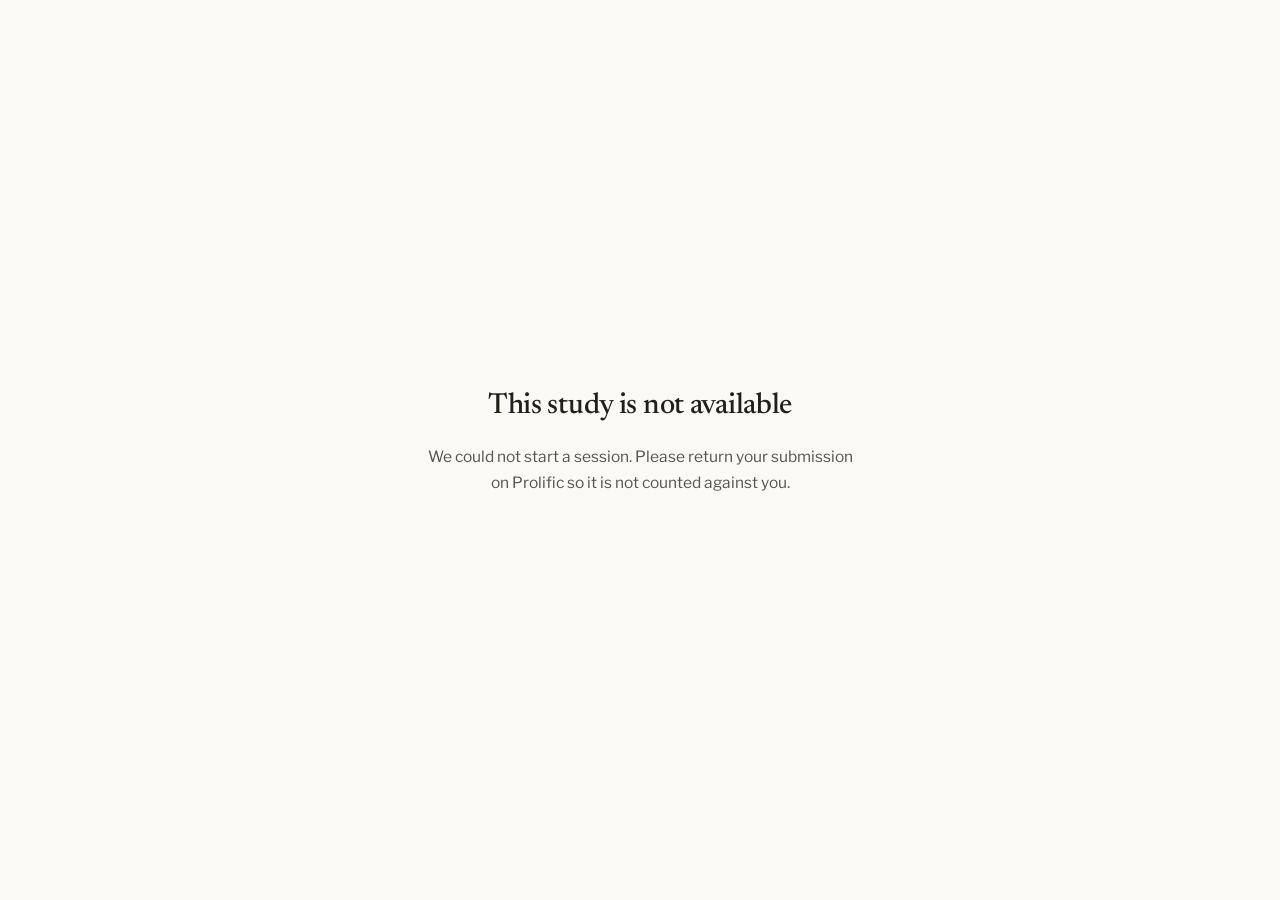
<file: s1b/index.html>
<!doctype html>
<html lang="en">
<head>
<meta charset="utf-8">
<meta name="viewport" content="width=device-width, initial-scale=1">
<title>Research study</title>
<link rel="preconnect" href="https://fonts.googleapis.com">
<link rel="preconnect" href="https://fonts.gstatic.com" crossorigin>
<link rel="stylesheet" href="https://fonts.googleapis.com/css2?family=Libre+Franklin:wght@400;500;600&family=Newsreader:opsz,wght@6..72,400;6..72,500&display=swap">
<style>
:root{
  --paper:oklch(0.983 0.004 85); --card:#fff;
  --ink:oklch(0.24 0.014 65); --ink2:oklch(0.44 0.012 65); --muted:oklch(0.585 0.010 65);
  --rule:oklch(0.905 0.006 75); --ruleS:oklch(0.815 0.008 75);
  --accent:oklch(0.45 0.095 248); --accentS:oklch(0.962 0.018 248);
  --false:oklch(0.505 0.135 27); --true:oklch(0.455 0.095 168);
  --sans:"Libre Franklin","Helvetica Neue",Arial,sans-serif;
  --serif:Newsreader,Georgia,"Times New Roman",serif;
}
*{box-sizing:border-box;margin:0;padding:0}
html,body{background:var(--paper);color:var(--ink);font-family:var(--sans);-webkit-font-smoothing:antialiased}
.wrap{max-width:640px;margin:0 auto;padding:54px 20px 90px}
.topbar{max-width:640px;margin:0 auto;padding:54px 20px 0;display:flex;align-items:center;justify-content:space-between}
.step{font-size:11px;font-weight:600;letter-spacing:.14em;text-transform:uppercase;color:var(--muted)}
.bars{display:flex;gap:6px}
.bars i{width:28px;height:2px;background:var(--rule);display:block}
.bars i.on{background:var(--ink)}
h1{font-family:var(--serif);font-size:29px;line-height:1.28;font-weight:500;margin-bottom:18px;letter-spacing:-.01em}
p{font-size:15.5px;line-height:1.68;color:var(--ink2);margin-bottom:16px;max-width:64ch}
p.tight{margin-bottom:10px}
ol{margin:0 0 18px 20px}
li{font-size:15.5px;line-height:1.68;color:var(--ink2);margin-bottom:8px}
.lead{font-size:16.5px;color:var(--ink)}
.small{font-size:13.5px;color:var(--muted);line-height:1.6}
hr{border:none;height:1px;background:var(--rule);margin:30px 0}
.panel{background:var(--card);border:1px solid var(--rule);border-radius:10px;padding:22px 24px;margin-bottom:22px}
.panel p:last-child{margin-bottom:0}

figure{background:var(--card);border:1px solid var(--rule);border-radius:10px;overflow:hidden;
  box-shadow:0 1px 2px oklch(0.24 0.014 65/.04),0 8px 24px oklch(0.24 0.014 65/.05);margin-bottom:22px}
figure img{display:block;width:100%;height:auto}
figcaption{padding:26px 30px 30px;font-family:var(--serif);font-size:23px;line-height:1.42;color:var(--ink);text-wrap:pretty}

.labels{display:flex;flex-direction:column;gap:1px;background:var(--rule);border:1px solid var(--rule);
  border-radius:8px;overflow:hidden;margin-bottom:22px}
.lrow{display:flex;align-items:center;gap:12px;padding:15px 20px;background:var(--card)}
.lrow .t{flex-grow:1;font-size:14.5px;color:var(--ink2)}
.chip{font-size:12px;font-weight:600;letter-spacing:.1em;text-transform:uppercase;color:var(--ink);
  background:var(--paper);border:1px solid var(--ruleS);border-radius:4px;padding:5px 13px}

.q{margin-bottom:30px}
.q .stem{font-family:var(--serif);font-size:20px;line-height:1.45;color:var(--ink);margin-bottom:20px}
.opts{display:grid;gap:12px}
.opts.two{grid-template-columns:1fr 1fr}
.opts.three{grid-template-columns:repeat(3,1fr)}
.opts.four{grid-template-columns:repeat(4,1fr)}
.opt{display:flex;align-items:center;gap:14px;min-height:62px;padding:14px 20px;background:var(--card);
  border:1px solid var(--ruleS);border-radius:8px;cursor:pointer;font-size:15.5px;color:var(--ink);
  transition:border-color .12s,background .12s;text-align:left}
.opts.three .opt,.opts.four .opt{justify-content:center;gap:11px;padding:14px 10px;font-size:15px}
.opt .dot{width:19px;height:19px;border:1.5px solid var(--ruleS);border-radius:50%;flex-shrink:0;background:#fff}
.opt:hover{border-color:var(--muted)}
.opt.sel{background:var(--accentS);border-color:var(--accent);border-width:1.5px;font-weight:500}
.opt.sel .dot{border:5px solid var(--accent)}
.opt.big{font-family:var(--serif);font-size:20px}

.rail{position:relative;padding:0 2px}
.rail .line{position:absolute;left:7.143%;right:7.143%;top:10px;height:1px;background:var(--ruleS)}
.rail .pts{position:relative;display:grid;grid-template-columns:repeat(7,minmax(0,1fr))}
.rail .cellp{display:flex;justify-content:center;padding:14px 0;margin:-14px 0;cursor:pointer}
.rail .c{width:22px;height:22px;border:2px solid var(--ruleS);border-radius:50%;background:#fff;transition:border .12s}
.rail .cellp:hover .c{border-color:var(--muted)}
.rail .cellp.sel .c{border:5px solid var(--accent)}
.anchors{display:grid;grid-template-columns:1fr auto 1fr;margin-top:15px;font-size:15px;line-height:1.35;font-weight:600}
.anchors .l{text-align:left;color:var(--false)}
.anchors .m{text-align:center;color:var(--muted);font-weight:500}
.anchors .r{text-align:right;color:var(--true)}

/* instructions screen: +20% type */
.instr h1{font-size:35px;margin-bottom:22px}
.instr p{font-size:18.5px;line-height:1.66;margin-bottom:19px}
.instr ol{margin:0 0 22px 24px}
.instr li{font-size:18.5px;line-height:1.66;margin-bottom:11px}
.instr .hint{font-size:16px}

label.f{display:block;font-size:14px;font-weight:500;color:var(--ink);margin-bottom:9px}
input[type=number],textarea{width:100%;font-family:var(--sans);font-size:15.5px;color:var(--ink);background:var(--card);
  border:1px solid var(--ruleS);border-radius:8px;padding:13px 15px;outline:none}
input:focus,textarea:focus{border-color:var(--accent)}
textarea{min-height:88px;resize:vertical;line-height:1.6}
.field{margin-bottom:24px}

.foot{display:flex;justify-content:space-between;align-items:center;margin-top:30px;gap:16px;min-height:50px}
button.go{font-family:var(--sans);font-size:14.5px;font-weight:500;color:var(--paper);background:var(--ink);
  border:1px solid var(--ink);border-radius:6px;padding:14px 32px;cursor:pointer;transition:opacity .12s}
button.go:hover{opacity:.88}
button.go[disabled]{background:var(--paper);color:var(--muted);border-color:var(--ruleS);cursor:not-allowed;opacity:1}
.err{font-size:13.5px;color:oklch(0.48 0.14 28);min-height:19px}
.code{font-family:ui-monospace,Menlo,monospace;font-size:24px;font-weight:600;letter-spacing:.1em;color:var(--ink);
  background:var(--card);border:1px solid var(--ruleS);border-radius:8px;padding:18px 26px;display:inline-block;margin:6px 0 20px}

/* timed reveal */
.reveal{opacity:0;pointer-events:none;transition:opacity .45s ease}
.reveal.show{opacity:1;pointer-events:auto}
.hint{font-size:13.5px;color:var(--muted);text-align:center;padding:10px 0;transition:opacity .35s}
.hint.gone{opacity:0}

#gate,#loading{display:none;position:fixed;inset:0;background:var(--paper);z-index:50;align-items:center;justify-content:center;padding:32px}
#gate .in,#loading .in{max-width:440px;text-align:center}
.spin{width:22px;height:22px;border:2px solid var(--rule);border-top-color:var(--muted);border-radius:50%;
  margin:0 auto 16px;animation:sp .8s linear infinite}
@keyframes sp{to{transform:rotate(360deg)}}
@media (max-width:700px){.opts.two,.opts.three,.opts.four{grid-template-columns:1fr}}
</style>
</head>
<body>

<div id="loading"><div class="in"><div class="spin"></div><p class="small">Preparing your session&hellip;</p></div></div>

<div id="gate"><div class="in">
  <h1>Please use a desktop or laptop</h1>
  <p>This study presents material that does not display correctly on a phone or tablet. Please reopen the link on a computer, or return the submission so someone else can take it.</p>
</div></div>

<div class="topbar"><div class="step" id="stepLabel"></div><div class="bars" id="bars"></div></div>
<div class="wrap" id="app"></div>

<script>
/* ============================ CONFIG ============================ */
const CFG = {
  SUPABASE_URL: "https://uwrgeizwyybwtzwztrln.supabase.co",
  SUPABASE_KEY: "sb_publishable_L7a-Ve4_pt-A3MkqNpaMqg_bU5wMoxd",
  STUDY_ID: "s1b",
  COMPLETION_CODE: "CEKK0PFF",
  COMPLETION_URL: "https://app.prolific.com/submissions/complete?cc=CEKK0PFF",
  READ_MS: 5000,               // headline dwell before the first question appears
  INSTRUCTIONS_MS: 5000,       // delay before Continue appears on the instructions page
  MIN_WIDTH: 900
};

const HEADLINES = {
  redbull: { img:"img/redbull.jpg",
    text:"Law-enforcement agents have found that Red Bull and Bang energy drinks test positive for various illicit or prescription drugs in substance or urine tests." },
  thermostat: { img:"img/thermostat.jpg",
    text:"It has been discovered that power companies can automatically raise the temperature of people's thermostats without their permission." },
  alexa: { img:"img/alexa.jpg",
    text:"Hackers have been able to steal the entire database of Amazon's voice assistant, Alexa, gaining access to millions of private conversations of customers." }
};

/* ============================ STATE ============================ */
const qs = new URLSearchParams(location.search);
// Prolific appends PROLIFIC_PID / STUDY_ID / SESSION_ID. Match case-insensitively and
// accept the usual aliases, so a casing change on their side cannot silently orphan the data.
function param(){
  for(const re of arguments){
    for(const [k,v] of qs.entries()){ if(re.test(k) && v && v.trim()) return v.trim(); }
  }
  return null;
}
const URL_PID     = param(/^prolific[_-]?pid$/i, /^participant[_-]?id$/i, /^pid$/i);
const PID         = URL_PID || ("test_" + Math.random().toString(36).slice(2,10));
const SESSION     = param(/^session[_-]?id$/i, /^session$/i);
const PROLIFIC_SD = param(/^study[_-]?id$/i);
const PID_SOURCE  = URL_PID ? "url" : "generated";
const IS_TEST     = !URL_PID || PID.startsWith("test_");

const S = { condition:null, headline_id:null, label_order:null,
            d:{}, pageMs:{}, blur:0, t0:Date.now(), tScreen:Date.now() };
addEventListener("blur", ()=>S.blur++);

/* ============================ BACKEND ============================ */
async function rpc(fn, body){
  const r = await fetch(CFG.SUPABASE_URL + "/rest/v1/rpc/" + fn, {
    method:"POST",
    headers:{ "Content-Type":"application/json", apikey:CFG.SUPABASE_KEY, Authorization:"Bearer "+CFG.SUPABASE_KEY },
    body: JSON.stringify(body)
  });
  if(!r.ok) throw new Error(fn + " " + r.status);
  const t = await r.text();
  return t ? JSON.parse(t) : null;
}
const logEvent = (kind, detail) =>
  rpc("log_event", {p_study:CFG.STUDY_ID, p_pid:PID, p_kind:kind, p_detail:detail||{}}).catch(()=>{});

/* ============================ HELPERS ============================ */
const el = id => document.getElementById(id);
const app = el("app");
const esc = s => String(s).replace(/[&<>"]/g, c=>({"&":"&amp;","<":"&lt;",">":"&gt;",'"':"&quot;"}[c]));

function markTime(name){
  const now = Date.now();
  S.pageMs[name] = (S.pageMs[name]||0) + (now - S.tScreen);
  S.tScreen = now;
}
const TOTAL = 7;
function progress(i){
  el("stepLabel").textContent = i>0 ? ("Step " + i + " of " + TOTAL) : "";
  el("bars").innerHTML = i>0 ? Array.from({length:TOTAL},(_,k)=>'<i class="'+(k<i?"on":"")+'"></i>').join("") : "";
}
function render(html, cls){ app.className = "wrap" + (cls ? " " + cls : ""); app.innerHTML = html; window.scrollTo(0,0); }

function optionGroup(container, onPick){
  container.querySelectorAll("[data-v]").forEach(node=>{
    node.addEventListener("click", ()=>{
      container.querySelectorAll("[data-v]").forEach(n=>n.classList.remove("sel"));
      node.classList.add("sel");
      onPick(node.dataset.v);
    });
  });
}
const railHTML = (id, left, mid, right) => `
  <div class="rail" id="${id}">
    <div class="line"></div>
    <div class="pts">${[1,2,3,4,5,6,7].map(v=>'<div class="cellp" data-v="'+v+'"><span class="c"></span></div>').join("")}</div>
    <div class="anchors"><div class="l">${left}</div><div class="m">${mid}</div><div class="r">${right}</div></div>
  </div>`;

function stimulusHTML(){
  const h = HEADLINES[S.headline_id];
  let out = '<figure><img src="'+h.img+'" alt=""><figcaption>'+esc(h.text)+'</figcaption></figure>';
  if(S.condition === "both"){
    const person = '<svg width="17" height="17" viewBox="0 0 24 24" fill="none" stroke="currentColor" stroke-width="1.7" '
      + 'stroke-linecap="round" stroke-linejoin="round" style="color:var(--muted);flex-shrink:0">'
      + '<circle cx="12" cy="8" r="4"></circle><path d="M4.5 21a7.5 7.5 0 0 1 15 0"></path></svg>';
    const row = v => '<div class="lrow">'+person+'<div class="t">Labeled by another Prolific participant as</div><div class="chip">'+v+'</div></div>';
    const order = S.label_order === "fake_first" ? ["Fake","True"] : ["True","Fake"];
    out += '<div class="labels">'+row(order[0])+row(order[1])+'</div>';
  }
  return out;
}

/* ============================ SCREENS ============================ */
function scConsent(){
  progress(1);
  render(`
    <h1>Consent to take part in research</h1>
    <p>You are invited to take part in a short research study about how people evaluate news headlines. The study takes about four minutes.</p>
    <p><strong>What you will do.</strong> You will read a news headline and answer a few questions about it, followed by two brief demographic questions.</p>
    <p><strong>Risks and benefits.</strong> There are no risks beyond those of everyday computer use. The study does not benefit you directly.</p>
    <p><strong>Your data.</strong> We record your responses, your Prolific ID, and basic technical information about your browser. Your Prolific ID is used only to pay you and to prevent duplicate participation, and is removed before the data are analysed or shared. We do not collect your name, your email address, or your IP address.</p>
    <p><strong>Voluntary participation.</strong> You may stop at any time by closing this page. Payment for a completed submission is handled through Prolific.</p>
    <p class="small">This study is being run by academic researchers. Questions can be sent through Prolific's messaging system.</p>
    <hr>
    <p class="lead">By clicking below you confirm that you are 18 or older, that you have read the above, and that you agree to take part.</p>
    <div class="foot"><span class="err"></span><button class="go" id="next">I agree &mdash; begin</button></div>
  `);
  el("next").onclick = ()=>{ markTime("consent"); logEvent("consent"); scAttention(); };
}

function scAttention(){
  progress(2);
  const words = ["Rock","Car","Stove","Guitar","Shoe","Painting","Dog","Clock"];
  render(`
    <h1>Before we begin</h1>
    <p>In today's study, you will be asked to respond to a variety of different questions. It's important that you pay close attention and read all directions carefully.</p>
    <div class="q">
      <div class="stem">To indicate that you're able to read and understand directions, please select the word below that describes something that you use to cook.</div>
      <div class="opts four" id="g">${words.map(w=>'<div class="opt" data-v="'+w+'"><span class="dot"></span>'+w+'</div>').join("")}</div>
    </div>
    <div class="foot"><span class="err"></span><button class="go" id="next" disabled>Continue</button></div>
  `);
  let pick=null;
  optionGroup(el("g"), v=>{ pick=v; el("next").disabled=false; });
  el("next").onclick = ()=>{
    S.d.attention_answer = pick;
    S.d.attention_pass = (pick === "Stove");
    markTime("attention");
    logEvent("attention", {pass:S.d.attention_pass});
    scInstructions();
  };
}

function scInstructions(){
  progress(3);
  const both = S.condition === "both";
  render(`
    <h1>Instructions</h1>
    <p>Welcome and thank you for participating in our study. We are researching the effectiveness of crowdsourcing for fact-checking news headlines.</p>
    <p>${both
      ? "Your task is to evaluate the accuracy of a news headline <strong>irrespective of previous labels given by other Prolific participants</strong>, which will be shown below the headline."
      : "Your task is to evaluate the accuracy of a news headline."}</p>
    <ol>
      <li>You will be shown a news headline that circulated widely on the internet.</li>
      ${both ? "<li>You will be shown the labels provided by two previous Prolific participants.</li>" : ""}
      <li>Based on your own knowledge and judgment, you will assess the accuracy of the claim in the headline.</li>
    </ol>
    <div class="hint" id="hint">Please read the instructions before continuing.</div>
    <div class="foot"><span class="err"></span><span class="reveal" id="rv"><button class="go" id="next">Continue</button></span></div>
  `, "instr");
  setTimeout(()=>{ el("rv").classList.add("show"); el("hint").classList.add("gone"); }, CFG.INSTRUCTIONS_MS);
  el("next").onclick = ()=>{ markTime("instructions"); scScale(); };
}

/* --- Screen 4: headline, timed reveal, then the graded true/false scale --- */
function scScale(){
  progress(4);
  render(`
    ${stimulusHTML()}
    <div class="hint" id="hint">Please read the headline carefully.</div>
    <div class="reveal" id="rv">
      <hr>
      <div class="q">
        <div class="stem">Based on your own knowledge and judgment, how true or false do you think the claim in this headline is?</div>
        ${railHTML("gA","Definitely false","Unsure","Definitely true")}
      </div>
      <div class="foot"><span class="err"></span><button class="go" id="next" disabled>Continue</button></div>
    </div>
  `);
  const tShown = Date.now();
  setTimeout(()=>{ el("rv").classList.add("show"); el("hint").classList.add("gone"); }, CFG.READ_MS);
  let a=null;
  optionGroup(el("gA"), v=>{ a=Number(v); el("next").disabled=false; });
  el("next").onclick = ()=>{
    S.d.graded_tf = a;
    S.d.read_ms = Date.now() - tShown;
    markTime("scale");
    logEvent("scale_done", {graded_tf:a});
    scBinary();
  };
}

/* --- Screen 5: same headline, binary; sureness appears once answered --- */
function scBinary(){
  progress(5);
  const strength = ["Slightly","Somewhat","Quite","Completely"];
  render(`
    ${stimulusHTML()}
    <hr>
    <div class="q">
      <div class="stem">If you had to pick a side, would you say the claim in this headline is true or fake?</div>
      <div class="opts two" id="gB">
        <div class="opt big" data-v="0"><span class="dot"></span>Fake</div>
        <div class="opt big" data-v="1"><span class="dot"></span>True</div>
      </div>
    </div>
    <div class="reveal" id="rv">
      <div class="q">
        <div class="stem" id="sureStem"></div>
        <div class="opts four" id="gC">
          ${strength.map((s,i)=>'<div class="opt" data-v="'+(i+1)+'"><span class="dot"></span>'+s+'</div>').join("")}
        </div>
      </div>
    </div>
    <div class="foot"><span class="err"></span><button class="go" id="next" disabled>Continue</button></div>
  `);
  let b=null, c=null;
  optionGroup(el("gB"), v=>{
    b = Number(v);
    el("sureStem").textContent = "How sure are you that the claim is " + (b===1 ? "true" : "fake") + "?";
    el("rv").classList.add("show");
    c = null;
    el("gC").querySelectorAll("[data-v]").forEach(n=>n.classList.remove("sel"));
    el("next").disabled = true;
  });
  optionGroup(el("gC"), v=>{ c=Number(v); el("next").disabled = (b===null); });
  el("next").onclick = ()=>{
    S.d.binary_true = b;
    S.d.sureness = c;
    S.d.signed_belief = (b===1 ? c : -c);
    markTime("binary");
    logEvent("binary_done", {binary_true:b, sureness:c});
    scSeen();
  };
}

/* --- Screen 6: prior exposure --- */
function scSeen(){
  progress(6);
  render(`
    ${stimulusHTML()}
    <hr>
    <div class="q">
      <div class="stem">Have you seen or heard this claim before today?</div>
      <div class="opts three" id="gS">
        <div class="opt" data-v="yes"><span class="dot"></span>Yes</div>
        <div class="opt" data-v="no"><span class="dot"></span>No</div>
        <div class="opt" data-v="unsure"><span class="dot"></span>Not sure</div>
      </div>
    </div>
    <div class="foot"><span class="err"></span><button class="go" id="next" disabled>Continue</button></div>
  `);
  let s=null;
  optionGroup(el("gS"), v=>{ s=v; el("next").disabled=false; });
  el("next").onclick = ()=>{ S.d.seen_before = s; markTime("seen"); scDemo(); };
}

/* --- Screen 7: demographics --- */
function scDemo(){
  progress(7);
  render(`
    <h1>Two last questions</h1>
    <div class="field">
      <label class="f" for="age">What is your age?</label>
      <input type="number" id="age" min="18" max="110" inputmode="numeric" placeholder="Years">
    </div>
    <div class="field">
      <label class="f">What is your gender?</label>
      <div class="opts three" id="gG">
        <div class="opt" data-v="male"><span class="dot"></span>Male</div>
        <div class="opt" data-v="female"><span class="dot"></span>Female</div>
        <div class="opt" data-v="other"><span class="dot"></span>Other</div>
      </div>
    </div>
    <div class="field">
      <label class="f" for="cm">Do you have any comments or suggestions? (optional)</label>
      <textarea id="cm" placeholder="Optional"></textarea>
    </div>
    <div class="foot"><span class="err" id="e"></span><button class="go" id="next" disabled>Finish</button></div>
  `);
  let g=null; const age = el("age");
  const check = ()=>{ el("next").disabled = !(g && age.value.trim()); };
  optionGroup(el("gG"), v=>{ g=v; check(); });
  age.addEventListener("input", check);
  el("next").onclick = async ()=>{
    S.d.age = parseInt(age.value,10) || null;
    S.d.gender = g;
    S.d.comments = el("cm").value.trim();
    markTime("demographics");
    el("next").disabled = true; el("next").textContent = "Saving…";
    try{
      await rpc("submit", {
        p_study: CFG.STUDY_ID, p_pid: PID, p_data: S.d,
        p_paradata: {
          duration_ms: Date.now() - S.t0, page_ms: S.pageMs, blur_count: S.blur,
          user_agent: navigator.userAgent, screen: screen.width+"x"+screen.height,
          viewport: innerWidth+"x"+innerHeight, touch:("ontouchstart" in window), is_test: IS_TEST,
          pid_source: PID_SOURCE, prolific_study_id: PROLIFIC_SD, entry_url: location.search
        }
      });
      scDone();
    }catch(err){
      el("e").textContent = "Could not save — please click Finish again.";
      el("next").disabled = false; el("next").textContent = "Finish";
      logEvent("submit_failed", {});
    }
  };
}

function scDone(){
  progress(0);
  const hasUrl = !!CFG.COMPLETION_URL;
  render(`
    <h1>Thank you — you're finished</h1>
    <p class="tight">Your completion code:</p>
    <div class="code">${CFG.COMPLETION_CODE}</div>
    ${hasUrl
      ? `<p>You will be returned to Prolific automatically in a moment. If nothing happens, use the button below.</p>
         <div class="foot"><span></span><button class="go" id="back">Return to Prolific</button></div>`
      : `<p class="small">Please paste this code into Prolific to confirm your submission. You may now close this window.</p>`}
  `);
  logEvent("complete");
  if(hasUrl){
    el("back").onclick = ()=>{ location.href = CFG.COMPLETION_URL; };
    setTimeout(()=>{ location.href = CFG.COMPLETION_URL; }, 3000);
  }
}

/* ============================ BOOT ============================ */
const isSmall = () => innerWidth < CFG.MIN_WIDTH ||
  ((("ontouchstart" in window) || navigator.maxTouchPoints > 1) && innerWidth < 1024);

(async function boot(){
  if(isSmall()){
    el("gate").style.display = "flex";
    document.querySelector(".topbar").style.display = "none";
    rpc("log_event", {p_study:CFG.STUDY_ID, p_pid:PID, p_kind:"screenout_device",
      p_detail:{w:innerWidth, ua:navigator.userAgent}}).catch(()=>{});
    return;
  }
  el("loading").style.display = "flex";
  try{
    const a = await rpc("assign", {
      p_study: CFG.STUDY_ID, p_pid: PID, p_session: SESSION,
      p_meta: {ua:navigator.userAgent, screen:screen.width+"x"+screen.height, is_test:IS_TEST,
               pid_source:PID_SOURCE, prolific_study_id:PROLIFIC_SD}
    });
    S.condition   = a.factors.condition;
    S.headline_id = a.factors.headline_id;
    S.label_order = a.factors.label_order || null;
    new Image().src = HEADLINES[S.headline_id].img;
  }catch(err){
    el("loading").innerHTML = '<div class="in"><h1>This study is not available</h1>'
      + '<p>We could not start a session. Please return your submission on Prolific so it is not counted against you.</p></div>';
    return;
  }
  el("loading").style.display = "none";
  S.tScreen = Date.now();
  scConsent();
})();
</script>
</body>
</html>
</file>
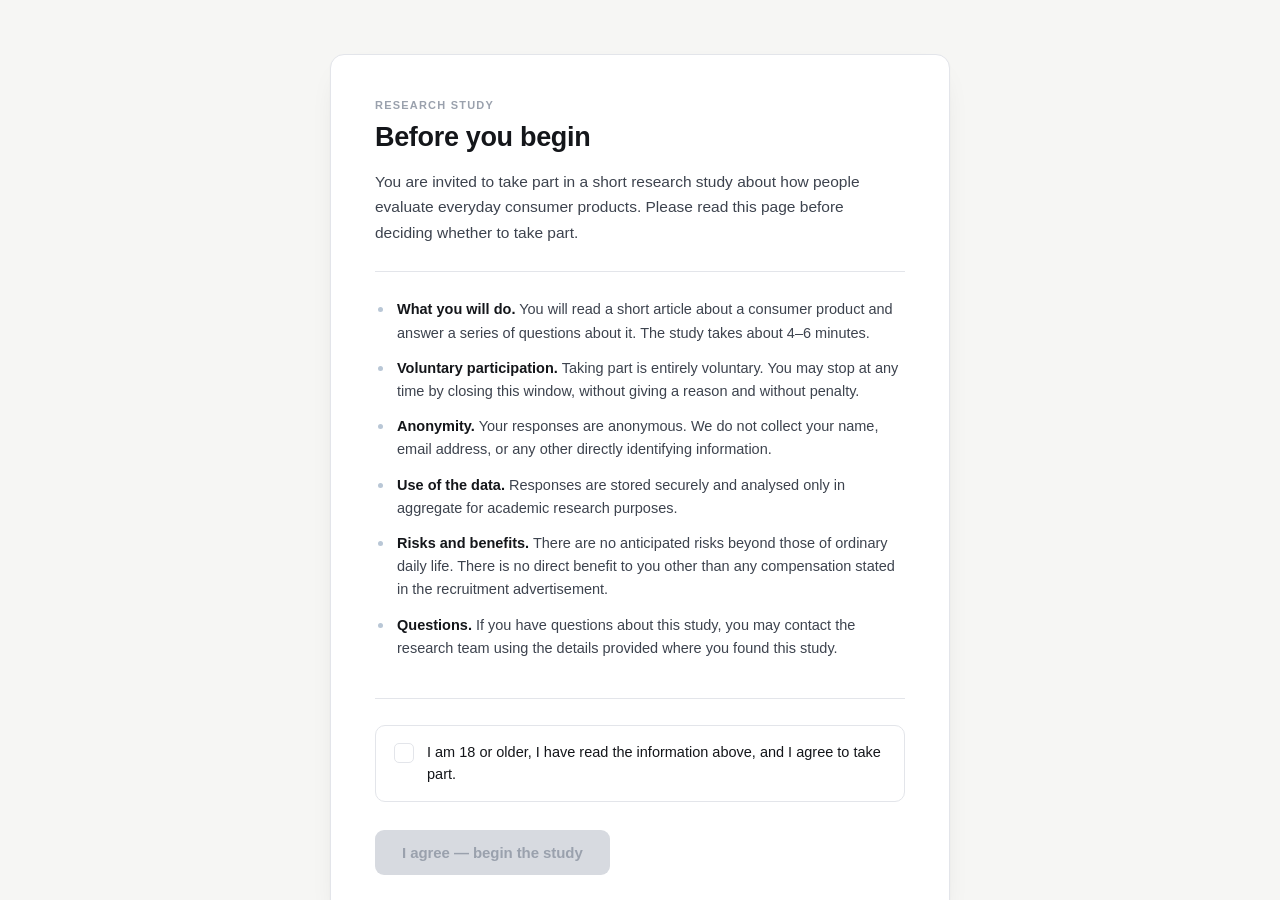
<file: fr1/src/index.html>
<!DOCTYPE html>
<html lang="en">
<head>
<meta charset="utf-8">
<meta name="viewport" content="width=device-width, initial-scale=1, viewport-fit=cover">
<meta name="robots" content="noindex, nofollow">
<title>Consumer Opinion Study</title>
<link rel="stylesheet" href="study.css">
</head>
<body>
<div id="app">

  <!-- ================= 1. CONSENT ================= -->
  <section id="screen-consent" class="screen is-active">
    <div class="centered">
      <div class="sheet">
        <div class="eyebrow">Research study</div>
        <h1>Before you begin</h1>
        <p class="lede" style="margin-top:14px">
          You are invited to take part in a short research study about how people
          evaluate everyday consumer products. Please read this page before deciding
          whether to take part.
        </p>

        <div class="divider"></div>

        <ul class="consent-list">
          <li><strong>What you will do.</strong> You will read a short article about a
              consumer product and answer a series of questions about it. The study takes
              about 4&ndash;6 minutes.</li>
          <li><strong>Voluntary participation.</strong> Taking part is entirely voluntary.
              You may stop at any time by closing this window, without giving a reason and
              without penalty.</li>
          <li><strong>Anonymity.</strong> Your responses are anonymous. We do not collect
              your name, email address, or any other directly identifying information.</li>
          <li><strong>Use of the data.</strong> Responses are stored securely and analysed
              only in aggregate for academic research purposes.</li>
          <li><strong>Risks and benefits.</strong> There are no anticipated risks beyond
              those of ordinary daily life. There is no direct benefit to you other than
              any compensation stated in the recruitment advertisement.</li>
          <li><strong>Questions.</strong> If you have questions about this study, you may
              contact the research team using the details provided where you found this
              study.</li>
        </ul>

        <div class="divider"></div>

        <label class="agree">
          <input type="checkbox" id="consent-agree">
          <span class="box">
            <svg width="12" height="9" viewBox="0 0 12 9" fill="none">
              <path d="M1 4.2L4.3 7.5L11 1" stroke="#fff" stroke-width="2"
                    stroke-linecap="round" stroke-linejoin="round"/>
            </svg>
          </span>
          <span class="text">
            I am 18 or older, I have read the information above, and I agree to take part.
          </span>
        </label>

        <div class="btn-row">
          <button class="btn" id="consent-btn" disabled>I agree — begin the study</button>
        </div>
        <div class="err" id="consent-err"></div>
      </div>
    </div>
  </section>

  <!-- ================= 2. ORIENTATION ================= -->
  <section id="screen-intro" class="screen">
    <div class="centered">
      <div class="sheet">
        <div class="eyebrow">About this study</div>
        <h1>What you will be doing</h1>
        <p class="lede" style="margin-top:14px">
          In a moment you will read a short article about a beauty product, and then
          answer some questions about it.
        </p>

        <div class="divider"></div>

        <ul class="consent-list">
          <li><strong>There are no right or wrong answers.</strong> This is not a test of
              your knowledge, and no question here has a correct response.</li>
          <li><strong>We are interested in your own judgment</strong> — what you personally
              make of what you read, whatever that turns out to be.</li>
          <li><strong>Take your time.</strong> The article stays on screen while you answer,
              so you can look back at it whenever you like.</li>
        </ul>

        <div class="btn-row">
          <button class="btn" id="intro-btn">Continue</button>
        </div>
      </div>
    </div>
  </section>

  <!-- ================= 3. ARTICLE ================= -->
  <section id="screen-article" class="screen">
    <div class="centered">
      <div class="sheet wide">
        <div class="eyebrow">Please read the following</div>
        <div id="article-full" class="article" style="margin-top:18px"></div>
        <div class="btn-row">
          <button class="btn" id="article-btn" disabled>Continue to the questions</button>
        </div>
        <p class="fineprint" style="margin-top:14px">
          The article stays visible on the left while you answer, so you can refer back to it.
        </p>
      </div>
    </div>
  </section>

  <!-- ================= 4. MEASURES (split view) ================= -->
  <section id="screen-measures" class="screen">
    <div class="split">
      <!-- the article node is moved in here from the reading screen -->
      <div class="pane-stimulus" id="stimulus-pane"></div>
      <div class="pane-measure" id="measure-pane"></div>
    </div>
  </section>

  <!-- ================= 5. DEMOGRAPHICS ================= -->
  <section id="screen-demographics" class="screen">
    <div class="centered">
      <div class="sheet">
        <div class="progress">
          <div class="progress-track"><div class="progress-fill" id="demo-progress"></div></div>
          <div class="progress-count" id="demo-count"></div>
        </div>
        <div class="eyebrow">Finally</div>
        <h1>A few questions about you</h1>
        <p class="measure-help" style="margin-top:10px">
          These help us describe the sample. They are not linked to your identity.
        </p>
        <div id="demo-body"></div>
        <div class="btn-row">
          <button class="btn" id="demo-btn" disabled>Submit and finish</button>
        </div>
        <div class="err" id="demo-err"></div>
      </div>
    </div>
  </section>

  <!-- ================= 6. DONE ================= -->
  <section id="screen-done" class="screen">
    <div class="centered">
      <div class="sheet">
        <div class="done-mark">
          <svg width="21" height="16" viewBox="0 0 21 16" fill="none">
            <path d="M2 8.2L7.4 13.6L19 2" stroke="#1f3d5c" stroke-width="2.4"
                  stroke-linecap="round" stroke-linejoin="round"/>
          </svg>
        </div>
        <h1>Thank you — your responses have been recorded.</h1>
        <p class="lede" style="margin-top:14px">
          That is the end of the study. We appreciate the time you gave it.
        </p>

        <div class="divider"></div>

        <p class="fineprint">
          <strong>A note on what you read.</strong> The article and the product evaluations
          in this study were written for research purposes and do not describe real published
          testing. The magazines named in it are fictional. Nothing in this study should be
          taken as advice about whether any skincare product works.
        </p>

        <p class="fineprint" id="photo-credit" style="margin-top:12px"></p>

        <div class="code-box">
          <div class="label" id="code-label">Your completion code</div>
          <div class="code" id="done-code"></div>
        </div>

        <div id="return-block" hidden>
          <div class="btn-row">
            <button class="btn" id="return-btn">Return to Prolific now</button>
          </div>
          <p class="fineprint" id="return-note" style="margin-top:12px"></p>
        </div>
      </div>
    </div>
  </section>

</div>

<script src="config.js"></script>
<script src="measures.js"></script>
<script src="study.js"></script>
</body>
</html>
</file>
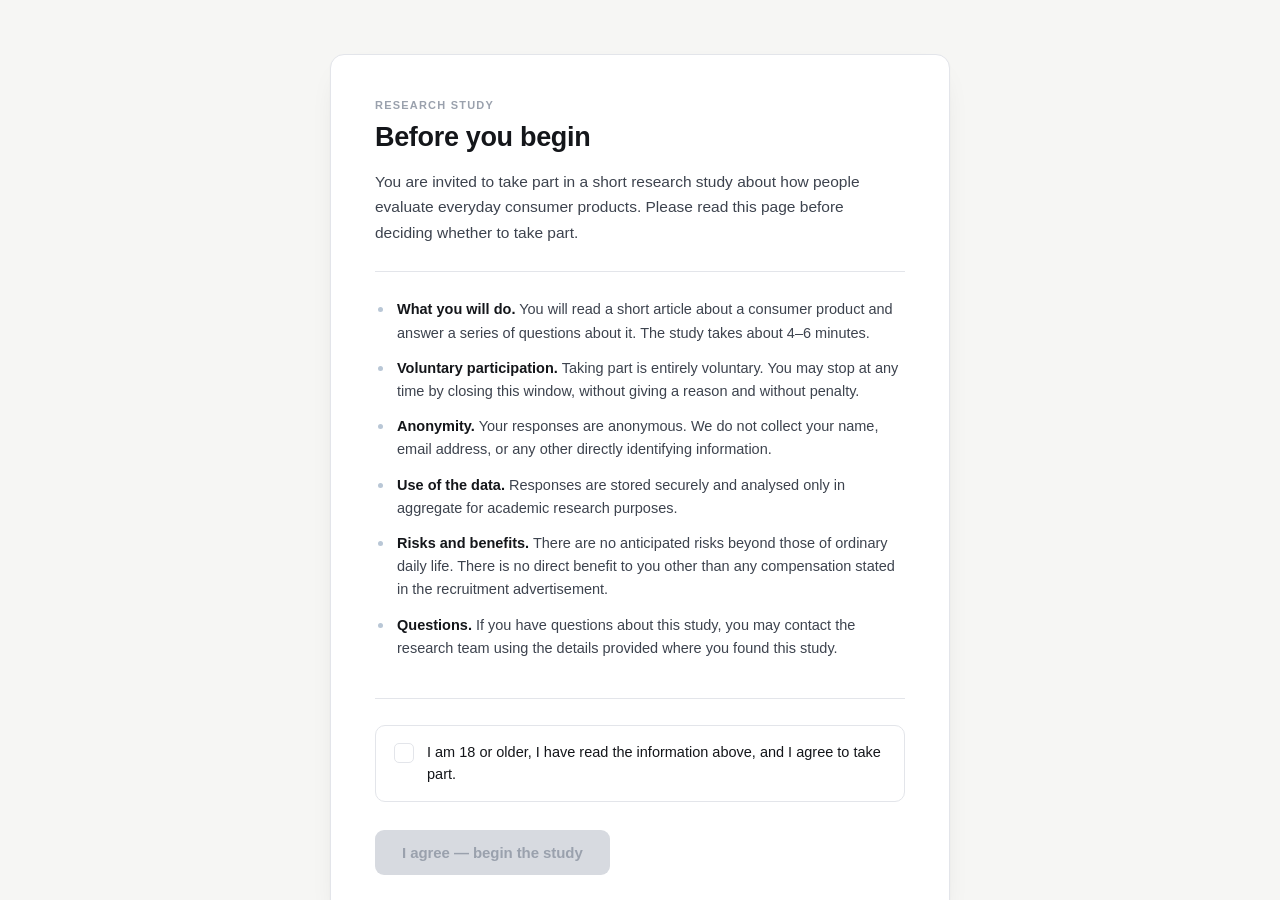
<file: s1a/src/index.html>
<!DOCTYPE html>
<html lang="en">
<head>
<meta charset="utf-8">
<meta name="viewport" content="width=device-width, initial-scale=1, viewport-fit=cover">
<meta name="robots" content="noindex, nofollow">
<title>Consumer Opinion Study</title>
<link rel="stylesheet" href="study.css">
</head>
<body>
<div id="app">

  <!-- ================= 0. DEVICE CHECK (phones and tablets) ================= -->
  <section id="screen-device" class="screen">
    <div class="centered">
      <div class="sheet">
        <div class="eyebrow">Research study</div>
        <h1>Please use a desktop or laptop computer</h1>
        <p class="lede" style="margin-top:14px">
          This study can only be completed on a desktop or laptop computer, and it looks like
          you are using a phone or tablet.
        </p>
        <div class="divider"></div>
        <p class="fineprint">
          If you would like to take part, please open the study link again on a desktop or
          laptop. Otherwise, please return your submission on Prolific; you will not be
          penalised.
        </p>
      </div>
    </div>
  </section>

  <!-- ================= 1. CONSENT ================= -->
  <section id="screen-consent" class="screen is-active">
    <div class="centered">
      <div class="sheet">
        <div class="eyebrow">Research study</div>
        <h1>Before you begin</h1>
        <p class="lede" style="margin-top:14px">
          You are invited to take part in a short research study about how people
          evaluate everyday consumer products. Please read this page before deciding
          whether to take part.
        </p>

        <div class="divider"></div>

        <ul class="consent-list">
          <li><strong>What you will do.</strong> You will read a short article about a
              consumer product and answer a series of questions about it. The study takes
              about 4&ndash;6 minutes.</li>
          <li><strong>Voluntary participation.</strong> Taking part is entirely voluntary.
              You may stop at any time by closing this window, without giving a reason and
              without penalty.</li>
          <li><strong>Anonymity.</strong> Your responses are anonymous. We do not collect
              your name, email address, or any other directly identifying information.</li>
          <li><strong>Use of the data.</strong> Responses are stored securely and analysed
              only in aggregate for academic research purposes.</li>
          <li><strong>Risks and benefits.</strong> There are no anticipated risks beyond
              those of ordinary daily life. There is no direct benefit to you other than
              any compensation stated in the recruitment advertisement.</li>
          <li><strong>Questions.</strong> If you have questions about this study, you may
              contact the research team using the details provided where you found this
              study.</li>
        </ul>

        <div class="divider"></div>

        <label class="agree">
          <input type="checkbox" id="consent-agree">
          <span class="box">
            <svg width="12" height="9" viewBox="0 0 12 9" fill="none">
              <path d="M1 4.2L4.3 7.5L11 1" stroke="#fff" stroke-width="2"
                    stroke-linecap="round" stroke-linejoin="round"/>
            </svg>
          </span>
          <span class="text">
            I am 18 or older, I have read the information above, and I agree to take part.
          </span>
        </label>

        <div class="btn-row">
          <button class="btn" id="consent-btn" disabled>I agree — begin the study</button>
        </div>
        <div class="err" id="consent-err"></div>
      </div>
    </div>
  </section>

  <!-- ================= 2. ORIENTATION ================= -->
  <section id="screen-intro" class="screen">
    <div class="centered">
      <div class="sheet">
        <div class="eyebrow">About this study</div>
        <h1>What you will be doing</h1>
        <!-- filled by study.js from STIMULUS.intro -->
        <p class="lede" id="intro-lede" style="margin-top:14px"></p>

        <div class="divider"></div>

        <ul class="consent-list">
          <li><strong>There are no right or wrong answers.</strong> This is not a test of
              your knowledge, and no question here has a correct response.</li>
          <li><strong>We are interested in your own judgment</strong> — what you personally
              make of what you read, whatever that turns out to be.</li>
          <li><strong>Take your time.</strong> The article stays on screen while you answer,
              so you can look back at it whenever you like.</li>
        </ul>

        <div class="btn-row">
          <button class="btn" id="intro-btn">Continue</button>
        </div>
      </div>
    </div>
  </section>

  <!-- ================= 3. ARTICLE ================= -->
  <section id="screen-article" class="screen">
    <div class="centered">
      <div class="sheet wide">
        <div class="eyebrow">Please read the following</div>
        <div id="article-full" class="article" style="margin-top:18px"></div>
        <div class="btn-row">
          <button class="btn" id="article-btn" disabled>Continue to the questions</button>
        </div>
        <p class="fineprint" style="margin-top:14px">
          The article stays visible on the left while you answer, so you can refer back to it.
        </p>
      </div>
    </div>
  </section>

  <!-- ================= 4. MEASURES (split view) ================= -->
  <section id="screen-measures" class="screen">
    <div class="split">
      <!-- the article node is moved in here from the reading screen -->
      <div class="pane-stimulus" id="stimulus-pane"></div>
      <div class="pane-measure" id="measure-pane"></div>
    </div>
  </section>

  <!-- ================= 5. DEMOGRAPHICS ================= -->
  <section id="screen-demographics" class="screen">
    <div class="centered">
      <div class="sheet">
        <div class="progress">
          <div class="progress-track"><div class="progress-fill" id="demo-progress"></div></div>
          <div class="progress-count" id="demo-count"></div>
        </div>
        <div class="eyebrow">Finally</div>
        <h1>A few questions about you</h1>
        <p class="measure-help" style="margin-top:10px">
          These help us describe the sample. They are not linked to your identity.
        </p>
        <div id="demo-body"></div>
        <div class="btn-row">
          <button class="btn" id="demo-btn" disabled>Submit and finish</button>
        </div>
        <div class="err" id="demo-err"></div>
      </div>
    </div>
  </section>

  <!-- ================= 6. DONE ================= -->
  <section id="screen-done" class="screen">
    <div class="centered">
      <div class="sheet">
        <div class="done-mark">
          <svg width="21" height="16" viewBox="0 0 21 16" fill="none">
            <path d="M2 8.2L7.4 13.6L19 2" stroke="#1f3d5c" stroke-width="2.4"
                  stroke-linecap="round" stroke-linejoin="round"/>
          </svg>
        </div>
        <h1>Thank you — your responses have been recorded.</h1>
        <p class="lede" style="margin-top:14px">
          That is the end of the study. We appreciate the time you gave it.
        </p>

        <div class="divider"></div>

        <p class="fineprint">
          <strong>A note on what you read.</strong> The article and the product evaluations
          in this study were written for research purposes and do not describe real published
          testing. The magazines named in it are fictional. Nothing in this study should be
          taken as advice about whether any skincare product works.
        </p>

        <p class="fineprint" id="photo-credit" style="margin-top:12px"></p>

        <div class="code-box">
          <div class="label" id="code-label">Your completion code</div>
          <div class="code" id="done-code"></div>
        </div>

        <div id="return-block" hidden>
          <div class="btn-row">
            <button class="btn" id="return-btn">Return to Prolific now</button>
          </div>
          <p class="fineprint" id="return-note" style="margin-top:12px"></p>
        </div>
      </div>
    </div>
  </section>

</div>

<script src="config.js"></script>
<script src="measures.js"></script>
<script src="study.js"></script>
</body>
</html>
</file>
<file: fr1/src/study.css>
/* =====================================================================
   Consumer Opinion Studies — Facial Roller Study
   ===================================================================== */

:root{
  --ink:            #14161a;
  --ink-2:          #3d434e;
  --ink-3:          #6b7280;
  --ink-4:          #9aa1ad;
  --rule:           #e3e5ea;
  --rule-soft:      #eef0f3;
  --paper:          #ffffff;
  --canvas:         #f6f6f4;
  --panel:          #fbfbfa;
  --accent:         #1f3d5c;
  --accent-soft:    #eaeff4;
  --accent-line:    #b9c7d6;
  --focus:          #2f6feb;

  --serif: "Iowan Old Style", "Charter", Georgia, "Times New Roman", serif;
  --sans:  -apple-system, BlinkMacSystemFont, "Segoe UI", Inter, Roboto,
           "Helvetica Neue", Arial, sans-serif;

  --measure-max: 620px;
  --ease: cubic-bezier(.22,.61,.36,1);
}

*,*::before,*::after{ box-sizing:border-box; }

html,body{ height:100%; }
body{
  margin:0;
  font-family:var(--sans);
  color:var(--ink);
  background:var(--canvas);
  -webkit-font-smoothing:antialiased;
  text-rendering:optimizeLegibility;
}

/* =====================  App shell  ================================== */
/* Fixed-viewport shell: the app never scrolls as a whole. Each screen
   scrolls inside itself, so the stimulus pane and the measure pane keep
   their own independent scroll positions in the split view. */
#app{
  height:100vh; height:100dvh; overflow:hidden;
  display:flex; flex-direction:column;
}

.screen{ display:none; flex:1; min-height:0; }
.screen.is-active{ display:flex; flex-direction:column; }

/* Centred single-column screens (consent, article, demographics, done) */
.centered{
  flex:1; display:flex; align-items:flex-start; justify-content:center;
  padding:clamp(28px,6vh,72px) 24px 96px;
  overflow-y:auto;
}
.centered > .sheet{
  width:100%; max-width:var(--measure-max);
  background:var(--paper);
  border:1px solid var(--rule);
  border-radius:14px;
  padding:clamp(28px,4vw,44px);
  box-shadow:0 1px 2px rgba(20,22,26,.04), 0 12px 32px -18px rgba(20,22,26,.18);
  animation:rise .45s var(--ease) both;
}
.centered > .sheet.wide{ max-width:760px; }

@keyframes rise{ from{ opacity:0; transform:translateY(10px);} to{ opacity:1; transform:none; } }

/* =====================  Typography  ================================= */
h1,h2,h3{ margin:0; font-weight:600; letter-spacing:-.012em; }
h1{ font-size:clamp(22px,2.4vw,27px); line-height:1.25; }
h2{ font-size:19px; line-height:1.35; }
p{ margin:0 0 1em; line-height:1.65; color:var(--ink-2); }
p:last-child{ margin-bottom:0; }
strong{ font-weight:650; color:var(--ink); }

.eyebrow{
  font-size:11px; font-weight:650; letter-spacing:.11em; text-transform:uppercase;
  color:var(--ink-4); margin:0 0 10px;
}

.lede{ font-size:15.5px; color:var(--ink-2); }
.fineprint{ font-size:13px; line-height:1.6; color:var(--ink-3); }

/* =====================  Buttons  ==================================== */
.btn{
  appearance:none; border:1px solid transparent; cursor:pointer;
  font-family:inherit; font-size:15px; font-weight:550; letter-spacing:-.005em;
  padding:13px 26px; border-radius:9px;
  background:var(--accent); color:#fff;
  transition:background .16s var(--ease), transform .12s var(--ease), opacity .16s;
}
.btn:hover:not(:disabled){ background:#152c43; }
.btn:active:not(:disabled){ transform:translateY(1px); }
.btn:disabled{ background:#d7dae0; color:#9aa1ad; cursor:not-allowed; }
.btn.ghost{
  background:transparent; color:var(--ink-3); border-color:var(--rule);
}
.btn.ghost:hover:not(:disabled){ background:var(--rule-soft); color:var(--ink-2); }
.btn:focus-visible{ outline:2px solid var(--focus); outline-offset:2px; }

.btn-row{ display:flex; align-items:center; gap:12px; margin-top:28px; }
.btn-row.end{ justify-content:flex-end; }

/* =====================  SPLIT LAYOUT  ==============================
   Stimulus pinned to the left half, measures on the right half.       */
.split{
  flex:1; min-height:0;
  display:grid;
  grid-template-columns:1fr 1fr;
}

.pane-stimulus{
  min-height:0; overflow-y:auto;
  background:var(--panel);
  border-right:1px solid var(--rule);
  padding:clamp(28px,4vh,56px) clamp(24px,3.4vw,52px) 72px;
  display:flex; justify-content:flex-end;
}
.pane-stimulus > .article{ width:100%; max-width:520px; }

.pane-measure{
  min-height:0; overflow-y:auto;
  background:var(--canvas);
  padding:clamp(28px,4vh,56px) clamp(24px,3.4vw,52px) 72px;
  display:flex; justify-content:flex-start;
}
.pane-measure > .measure-inner{ width:100%; max-width:520px; }

/* =====================  THE ARTICLE  ================================ */
.article{ animation:rise .5s var(--ease) both; }

.masthead{
  display:flex; align-items:baseline; gap:10px;
  padding-bottom:12px; margin-bottom:26px;
  border-bottom:1.5px solid var(--ink);
}
.masthead .brand{
  font-family:var(--serif); font-size:19px; font-weight:600;
  letter-spacing:.01em; color:var(--ink);
}
.masthead .section{
  font-size:10.5px; font-weight:650; letter-spacing:.13em; text-transform:uppercase;
  color:var(--ink-4);
}

.article-headline{
  font-family:var(--serif); font-weight:600;
  font-size:clamp(25px,2.7vw,31px); line-height:1.2; letter-spacing:-.015em;
  margin:0 0 14px; color:var(--ink);
}
/* Product illustration. Sits between headline and body, identical in
   every condition. */
.article-figure{
  margin:4px 0 20px; padding:0;
  background:var(--paper);
  border:1px solid var(--rule);
  border-radius:12px;
  overflow:hidden;
  display:flex; justify-content:center;
}
.article-figure img{ display:block; width:100%; height:auto; }
.article-body p{
  font-family:var(--serif); font-size:16px; line-height:1.72; color:var(--ink-2);
  margin:0 0 1.05em;
}

/* The manufacturer's claim — set as a pull quote */
.claim-block{
  margin:26px 0; padding:20px 24px;
  background:var(--paper);
  border:1px solid var(--rule);
  border-left:3px solid var(--ink);
  border-radius:0 8px 8px 0;
}
.claim-block .claim-label{
  font-size:10.5px; font-weight:650; letter-spacing:.13em; text-transform:uppercase;
  color:var(--ink-4); margin-bottom:8px;
}
.claim-block .claim-text{
  font-family:var(--serif); font-size:20px; line-height:1.35; font-weight:600;
  color:var(--ink); letter-spacing:-.01em;
}

/* =====================  VERDICT CARDS  =============================
   Both verdicts share an IDENTICAL visual treatment. Only the wording
   differs, so no colour cue is confounded with the manipulation.      */
.verdicts{ margin-top:32px; }

.verdicts-label{
  font-size:10.5px; font-weight:650; letter-spacing:.13em; text-transform:uppercase;
  color:var(--ink-4);
  display:flex; align-items:center; gap:12px; margin-bottom:16px;
}
.verdicts-label::after{
  content:""; flex:1; height:1px; background:var(--rule);
}

/* Each publication carries its own accent, so the two cards in the mixed
   condition are clearly distinct. Both hues are cool and neither is
   valence-loaded — no green-means-good, red-means-bad. The two themes are
   otherwise identical in weight, so colour never signals the verdict. */
.verdict-card{
  --card:      #33527e;
  --card-tint: #eef1f7;
  --card-line: #c3cfe2;

  position:relative;
  background:var(--card-tint);
  border:1px solid var(--card-line);
  border-left:3px solid var(--card);
  border-radius:11px;
  padding:20px 24px 22px;
  margin-bottom:14px;
  box-shadow:0 1px 2px rgba(20,22,26,.04), 0 10px 26px -20px rgba(20,22,26,.3);
  animation:rise .55s var(--ease) both;
}
.verdict-card:last-child{ margin-bottom:0; }
.verdict-card + .verdict-card{ animation-delay:.09s; }

.verdict-card.theme-indigo{
  --card:      #33527e;
  --card-tint: #eef1f7;
  --card-line: #c3cfe2;
}
.verdict-card.theme-plum{
  --card:      #6b4a86;
  --card-tint: #f3eef7;
  --card-line: #d5c6e2;
}

/* Source block: descriptor above, masthead below. Stacking keeps every
   card identical in height regardless of how long the title is. */
.verdict-source{
  padding-bottom:12px; margin-bottom:14px;
  border-bottom:1px solid var(--card-line);
}
.verdict-source .tag{
  display:block;
  font-size:9.5px; font-weight:650; letter-spacing:.12em; text-transform:uppercase;
  color:var(--ink-4); margin-bottom:5px;
}
.verdict-source .name{
  display:block;
  font-family:var(--serif); font-size:17px; font-weight:600;
  color:var(--card); letter-spacing:.005em; line-height:1.25;
}

.verdict-eyebrow{
  font-size:10.5px; font-weight:650; letter-spacing:.13em; text-transform:uppercase;
  color:var(--card); opacity:.85; margin-bottom:7px;
}
.verdict-headline{
  font-family:var(--serif); font-size:19.5px; line-height:1.3; font-weight:600;
  letter-spacing:-.012em; color:var(--ink); margin:0 0 11px;
}
.verdict-body{
  font-size:14.5px; line-height:1.65; color:var(--ink-2); margin:0;
}

/* =====================  MEASURES  =================================== */
.measure{ animation:rise .38s var(--ease) both; }

.progress{
  display:flex; align-items:center; gap:12px; margin-bottom:26px;
}
.progress-track{
  flex:1; height:3px; background:var(--rule); border-radius:3px; overflow:hidden;
}
.progress-fill{
  height:100%; background:var(--accent); border-radius:3px; width:0;
  transition:width .45s var(--ease);
}
.progress-count{
  font-size:11.5px; font-weight:550; color:var(--ink-4); letter-spacing:.03em;
  font-variant-numeric:tabular-nums; white-space:nowrap;
}

.measure-prompt{
  font-size:19px; line-height:1.4; font-weight:550; letter-spacing:-.012em;
  color:var(--ink); margin:0 0 8px;
}
.measure-help{ font-size:13px; line-height:1.55; color:var(--ink-4); margin:0 0 26px; }

/* ---------- 0-100 slider ---------- */
.slider-wrap{ padding:6px 0 4px; }
.slider-value{
  text-align:center; margin-bottom:18px; height:42px;
  display:flex; align-items:center; justify-content:center;
}
.slider-value .num{
  font-size:33px; font-weight:600; letter-spacing:-.02em; color:var(--accent);
  font-variant-numeric:tabular-nums;
}
.slider-value .pct{ font-size:18px; font-weight:550; color:var(--accent-line); margin-left:2px; }
.slider-value .placeholder{ font-size:13.5px; color:var(--ink-4); }

.track-outer{ position:relative; padding:14px 0; cursor:pointer; }
.track{
  position:relative; height:5px; background:var(--rule); border-radius:5px;
}
.track-fill{
  position:absolute; inset:0 auto 0 0; width:0;
  background:var(--accent); border-radius:5px; opacity:0;
  transition:opacity .2s;
}
.track-ticks{ position:absolute; inset:0; pointer-events:none; }
.track-ticks span{
  position:absolute; top:50%; width:1px; height:9px; margin-top:-4.5px;
  background:var(--rule); transform:translateX(-50%);
}
.thumb{
  position:absolute; top:50%; left:0; width:22px; height:22px; margin:-11px 0 0 -11px;
  background:#fff; border:2px solid var(--accent); border-radius:50%;
  box-shadow:0 2px 8px rgba(31,61,92,.22);
  opacity:0; transform:scale(.6); pointer-events:none;
  transition:opacity .18s var(--ease), transform .18s var(--ease);
}
.is-engaged .thumb{ opacity:1; transform:scale(1); }
.is-engaged .track-fill{ opacity:1; }
.track-outer:focus-visible{ outline:2px solid var(--focus); outline-offset:6px; border-radius:6px; }

.track-labels{
  display:flex; justify-content:space-between; gap:16px; margin-top:14px;
}
.track-labels span{ font-size:12.5px; color:var(--ink-3); line-height:1.4; max-width:44%; }
.track-labels span:last-child{ text-align:right; }

/* ---------- bipolar slider (mixed cell) ---------- */
.bipolar .track-ticks span.center{ height:15px; margin-top:-7.5px; background:var(--ink-4); }
.bipolar .track-fill{
  background:var(--accent); border-radius:5px;
}
.bipolar-labels{
  display:grid; grid-template-columns:1fr auto 1fr; gap:14px; margin-top:16px;
  align-items:start;
}
.bipolar-labels .side{
  font-size:12.5px; line-height:1.45; color:var(--ink-2);
}
.bipolar-labels .side .who{ display:block; font-weight:600; color:var(--ink); margin-bottom:2px; }
.bipolar-labels .side.right{ text-align:right; }
.bipolar-labels .mid{
  font-size:11.5px; line-height:1.35; color:var(--ink-4); text-align:center;
  padding-top:1px;
}
.bipolar-readout{
  text-align:center; height:42px; display:flex; align-items:center; justify-content:center;
  font-size:13.5px; color:var(--ink-3); margin-bottom:16px; line-height:1.45;
}
.bipolar-readout strong{ color:var(--accent); font-weight:600; }

/* ---------- semantic differential ---------- */
.semdiff-scale{
  display:grid; grid-template-columns:minmax(76px,1fr) auto minmax(76px,1fr);
  gap:10px; align-items:center;
  padding:0 0 12px; margin-bottom:4px;
}
.semdiff-row{
  display:grid; grid-template-columns:minmax(76px,1fr) auto minmax(76px,1fr);
  gap:10px; align-items:center;
  padding:11px 0; border-top:1px solid var(--rule-soft);
}
.semdiff-row:first-of-type{ border-top:1px solid var(--rule); }
.semdiff-row .anchor{ font-size:13px; line-height:1.35; color:var(--ink-2); }
.semdiff-row .anchor.right{ text-align:right; }

.opt-row{ display:flex; gap:6px; }
.opt{
  position:relative; width:31px; height:31px; flex:0 0 auto;
  display:flex; align-items:center; justify-content:center;
}
.opt input{
  position:absolute; inset:0; opacity:0; margin:0; cursor:pointer; z-index:2;
}
.opt .dot{
  width:100%; height:100%; border-radius:50%;
  border:1.5px solid var(--rule); background:var(--paper);
  transition:border-color .15s, background .15s, transform .15s var(--ease);
}
.opt:hover .dot{ border-color:var(--accent-line); }
.opt input:checked + .dot{
  border-color:var(--accent); background:var(--accent);
  box-shadow:inset 0 0 0 3.5px var(--paper);
  transform:scale(1.06);
}
.opt input:focus-visible + .dot{ outline:2px solid var(--focus); outline-offset:2px; }

.scale-numbers{ display:flex; gap:6px; }
.scale-numbers span{
  width:31px; text-align:center; font-size:11px; color:var(--ink-4);
  font-variant-numeric:tabular-nums;
}

/* ---------- likert rows (stacked statement + scale) ---------- */
.likert-item{ padding:18px 0; border-top:1px solid var(--rule-soft); }
.likert-item:first-of-type{ border-top:1px solid var(--rule); }
.likert-item .statement{
  font-size:14.5px; line-height:1.5; color:var(--ink); margin-bottom:14px;
}
.likert-scale{ display:flex; gap:6px; align-items:flex-start; }
.likert-opt{
  flex:1; min-width:0; display:flex; flex-direction:column;
  align-items:center; gap:6px; cursor:pointer;
}
.likert-opt .dot{
  width:29px; height:29px; border-radius:50%;
  border:1.5px solid var(--rule); background:var(--paper);
  transition:border-color .15s, background .15s, transform .15s var(--ease);
}
.likert-opt:hover .dot{ border-color:var(--accent-line); }
.likert-opt input{ position:absolute; opacity:0; pointer-events:none; }
.likert-opt input:checked + .dot{
  border-color:var(--accent); background:var(--accent);
  box-shadow:inset 0 0 0 3.5px var(--paper); transform:scale(1.06);
}
.likert-opt input:focus-visible + .dot{ outline:2px solid var(--focus); outline-offset:2px; }
.likert-opt .lab{
  font-size:10.5px; line-height:1.25; color:var(--ink-4); text-align:center;
  min-height:1.25em;
}

/* ---------- single choice ---------- */
.choice-list{ display:flex; flex-direction:column; gap:10px; }
.choice{
  display:flex; align-items:flex-start; gap:13px; cursor:pointer;
  padding:15px 17px; border:1px solid var(--rule); border-radius:10px;
  background:var(--paper); transition:border-color .15s, background .15s, box-shadow .15s;
}
.choice:hover{ border-color:var(--accent-line); }
.choice input{ position:absolute; opacity:0; pointer-events:none; }
.choice .radio{
  flex:0 0 auto; width:19px; height:19px; margin-top:1px; border-radius:50%;
  border:1.5px solid var(--rule); background:var(--paper);
  transition:border-color .15s, background .15s;
}
.choice input:checked ~ .radio{
  border-color:var(--accent); background:var(--accent);
  box-shadow:inset 0 0 0 3.5px var(--paper);
}
.choice:has(input:checked){
  border-color:var(--accent); background:var(--accent-soft);
}
.choice input:focus-visible ~ .radio{ outline:2px solid var(--focus); outline-offset:2px; }
.choice .text{ font-size:14.5px; line-height:1.5; color:var(--ink); }

/* ---------- textarea / inputs ---------- */
textarea, input[type="number"], input[type="text"], select{
  width:100%; font-family:inherit; font-size:15px; color:var(--ink);
  padding:12px 14px; border:1px solid var(--rule); border-radius:9px;
  background:var(--paper); transition:border-color .15s, box-shadow .15s;
}
textarea{ min-height:110px; resize:vertical; line-height:1.6; }
textarea:focus, input:focus, select:focus{
  outline:none; border-color:var(--accent); box-shadow:0 0 0 3px var(--accent-soft);
}
input[type="number"]{ max-width:150px; }
select{ appearance:none; background-image:
  url("data:image/svg+xml,%3Csvg xmlns='http://www.w3.org/2000/svg' width='12' height='8'%3E%3Cpath d='M1 1l5 5 5-5' stroke='%236b7280' stroke-width='1.6' fill='none' stroke-linecap='round'/%3E%3C/svg%3E");
  background-repeat:no-repeat; background-position:right 14px center; padding-right:38px; }

/* =====================  Consent  ==================================== */
.consent-list{ margin:0 0 4px; padding:0; list-style:none; }
.consent-list li{
  position:relative; padding:0 0 12px 22px;
  font-size:14.5px; line-height:1.6; color:var(--ink-2);
}
.consent-list li::before{
  content:""; position:absolute; left:3px; top:9px;
  width:5px; height:5px; border-radius:50%; background:var(--accent-line);
}
.divider{ height:1px; background:var(--rule); margin:26px 0; }

.agree{
  display:flex; align-items:flex-start; gap:13px; cursor:pointer;
  padding:16px 18px; border:1px solid var(--rule); border-radius:10px;
  background:var(--paper); transition:border-color .15s, background .15s;
}
.agree:hover{ border-color:var(--accent-line); }
.agree:has(input:checked){ border-color:var(--accent); background:var(--accent-soft); }
.agree input{ position:absolute; opacity:0; pointer-events:none; }
.agree .box{
  flex:0 0 auto; width:20px; height:20px; margin-top:1px; border-radius:5px;
  border:1.5px solid var(--rule); background:var(--paper);
  display:flex; align-items:center; justify-content:center;
  transition:border-color .15s, background .15s;
}
.agree .box svg{ opacity:0; transition:opacity .15s; }
.agree input:checked ~ .box{ border-color:var(--accent); background:var(--accent); }
.agree input:checked ~ .box svg{ opacity:1; }
.agree input:focus-visible ~ .box{ outline:2px solid var(--focus); outline-offset:2px; }
.agree .text{ font-size:14.5px; line-height:1.5; color:var(--ink); font-weight:500; }

/* =====================  Demographics  =============================== */
.demo-item{ padding:22px 0; border-top:1px solid var(--rule-soft); }
.demo-item:first-of-type{ border-top:none; padding-top:6px; }
.demo-label{ font-size:15px; line-height:1.5; color:var(--ink); font-weight:500; margin-bottom:14px; }
.demo-radios{ display:flex; flex-direction:column; gap:8px; }
.demo-radios .choice{ padding:12px 15px; }
.demo-radios .choice .text{ font-size:14px; }
.input-row{ display:flex; align-items:center; gap:10px; }
.input-row .suffix{ font-size:14px; color:var(--ink-3); }

/* =====================  Completion  ================================= */
.done-mark{
  width:46px; height:46px; border-radius:50%; background:var(--accent-soft);
  display:flex; align-items:center; justify-content:center; margin-bottom:22px;
}
.code-box{
  margin-top:20px; padding:18px 20px; border:1px dashed var(--accent-line);
  border-radius:10px; background:var(--accent-soft); text-align:center;
}
.code-box .label{
  font-size:11px; font-weight:650; letter-spacing:.11em; text-transform:uppercase;
  color:var(--ink-3); margin-bottom:7px;
}
.code-box .code{
  font-size:21px; font-weight:600; letter-spacing:.05em; color:var(--accent);
  font-family:ui-monospace, SFMono-Regular, Menlo, monospace;
}

/* =====================  Misc  ======================================= */
.err{
  font-size:13.5px; color:#a3312a; margin-top:14px; line-height:1.5;
  display:none;
}
.err.show{ display:block; }
.saving{ font-size:12.5px; color:var(--ink-4); margin-top:14px; }

/* =====================  Responsive  =================================
   Below 900px the split stacks: the article sits on top in a scrollable
   band, the measure sits beneath it. The requested left/right split is
   preserved wherever the viewport can carry it.                        */
@media (max-width:900px){
  .split{ grid-template-columns:1fr; grid-template-rows:minmax(180px,38vh) 1fr; }
  .pane-stimulus{
    border-right:none; border-bottom:1px solid var(--rule);
    padding:24px 20px 28px; justify-content:center;
  }
  .pane-measure{ padding:26px 20px 80px; justify-content:center; }
  .pane-stimulus > .article, .pane-measure > .measure-inner{ max-width:560px; }
  .article-headline{ font-size:22px; }
  .measure-prompt{ font-size:17.5px; }
  .semdiff-row, .semdiff-scale{ grid-template-columns:minmax(60px,1fr) auto minmax(60px,1fr); gap:8px; }
  .opt{ width:28px; height:28px; }
  .scale-numbers span{ width:28px; }
  .bipolar-labels{ gap:10px; }
}

@media (max-width:560px){
  .semdiff-row{
    grid-template-columns:1fr; gap:8px; justify-items:center; text-align:center;
  }
  .semdiff-row .anchor.right{ text-align:center; }
  .semdiff-scale{ display:none; }
  .opt{ width:34px; height:34px; }
}

@media (prefers-reduced-motion:reduce){
  *,*::before,*::after{ animation-duration:.01ms !important; transition-duration:.01ms !important; }
}
</file>
<file: s1a/src/study.css>
/* =====================================================================
   Consumer Opinion Studies — Facial Roller Study
   ===================================================================== */

:root{
  --ink:            #14161a;
  --ink-2:          #3d434e;
  --ink-3:          #6b7280;
  --ink-4:          #9aa1ad;
  --rule:           #e3e5ea;
  --rule-soft:      #eef0f3;
  --paper:          #ffffff;
  --canvas:         #f6f6f4;
  --panel:          #fbfbfa;
  --accent:         #1f3d5c;
  --accent-soft:    #eaeff4;
  --accent-line:    #b9c7d6;
  --focus:          #2f6feb;

  --serif: "Iowan Old Style", "Charter", Georgia, "Times New Roman", serif;
  --sans:  -apple-system, BlinkMacSystemFont, "Segoe UI", Inter, Roboto,
           "Helvetica Neue", Arial, sans-serif;

  --measure-max: 620px;
  --ease: cubic-bezier(.22,.61,.36,1);
}

*,*::before,*::after{ box-sizing:border-box; }

html,body{ height:100%; }
body{
  margin:0;
  font-family:var(--sans);
  color:var(--ink);
  background:var(--canvas);
  -webkit-font-smoothing:antialiased;
  text-rendering:optimizeLegibility;
}

/* =====================  App shell  ================================== */
/* Fixed-viewport shell: the app never scrolls as a whole. Each screen
   scrolls inside itself, so the stimulus pane and the measure pane keep
   their own independent scroll positions in the split view. */
#app{
  height:100vh; height:100dvh; overflow:hidden;
  display:flex; flex-direction:column;
}

.screen{ display:none; flex:1; min-height:0; }
.screen.is-active{ display:flex; flex-direction:column; }

/* Centred single-column screens (consent, article, demographics, done) */
.centered{
  flex:1; display:flex; align-items:flex-start; justify-content:center;
  padding:clamp(28px,6vh,72px) 24px 96px;
  overflow-y:auto;
}
.centered > .sheet{
  width:100%; max-width:var(--measure-max);
  background:var(--paper);
  border:1px solid var(--rule);
  border-radius:14px;
  padding:clamp(28px,4vw,44px);
  box-shadow:0 1px 2px rgba(20,22,26,.04), 0 12px 32px -18px rgba(20,22,26,.18);
  animation:rise .45s var(--ease) both;
}
.centered > .sheet.wide{ max-width:760px; }

@keyframes rise{ from{ opacity:0; transform:translateY(10px);} to{ opacity:1; transform:none; } }

/* =====================  Typography  ================================= */
h1,h2,h3{ margin:0; font-weight:600; letter-spacing:-.012em; }
h1{ font-size:clamp(22px,2.4vw,27px); line-height:1.25; }
h2{ font-size:19px; line-height:1.35; }
p{ margin:0 0 1em; line-height:1.65; color:var(--ink-2); }
p:last-child{ margin-bottom:0; }
strong{ font-weight:650; color:var(--ink); }

.eyebrow{
  font-size:11px; font-weight:650; letter-spacing:.11em; text-transform:uppercase;
  color:var(--ink-4); margin:0 0 10px;
}

.lede{ font-size:15.5px; color:var(--ink-2); }
.fineprint{ font-size:13px; line-height:1.6; color:var(--ink-3); }

/* =====================  Buttons  ==================================== */
.btn{
  appearance:none; border:1px solid transparent; cursor:pointer;
  font-family:inherit; font-size:15px; font-weight:550; letter-spacing:-.005em;
  padding:13px 26px; border-radius:9px;
  background:var(--accent); color:#fff;
  transition:background .16s var(--ease), transform .12s var(--ease), opacity .16s;
}
.btn:hover:not(:disabled){ background:#152c43; }
.btn:active:not(:disabled){ transform:translateY(1px); }
.btn:disabled{ background:#d7dae0; color:#9aa1ad; cursor:not-allowed; }
.btn.ghost{
  background:transparent; color:var(--ink-3); border-color:var(--rule);
}
.btn.ghost:hover:not(:disabled){ background:var(--rule-soft); color:var(--ink-2); }
.btn:focus-visible{ outline:2px solid var(--focus); outline-offset:2px; }

.btn-row{ display:flex; align-items:center; gap:12px; margin-top:28px; }
.btn-row.end{ justify-content:flex-end; }

/* =====================  SPLIT LAYOUT  ==============================
   Stimulus pinned to the left half, measures on the right half.       */
.split{
  flex:1; min-height:0;
  display:grid;
  grid-template-columns:1fr 1fr;
}

.pane-stimulus{
  min-height:0; overflow-y:auto;
  background:var(--panel);
  border-right:1px solid var(--rule);
  padding:clamp(28px,4vh,56px) clamp(24px,3.4vw,52px) 72px;
  display:flex; justify-content:flex-end;
}
.pane-stimulus > .article{ width:100%; max-width:520px; }

.pane-measure{
  min-height:0; overflow-y:auto;
  background:var(--canvas);
  padding:clamp(28px,4vh,56px) clamp(24px,3.4vw,52px) 72px;
  display:flex; justify-content:flex-start;
}
/* A fixed column, so every question's slider is the same width however long
   its prompt is. 560px keeps the belief question on one line. */
.pane-measure > .measure{ width:100%; max-width:560px; }

/* =====================  THE ARTICLE  ================================ */
.article{ animation:rise .5s var(--ease) both; }

.masthead{
  display:flex; align-items:baseline; gap:10px;
  padding-bottom:12px; margin-bottom:26px;
  border-bottom:1.5px solid var(--ink);
}
.masthead .brand{
  font-family:var(--serif); font-size:19px; font-weight:600;
  letter-spacing:.01em; color:var(--ink);
}
.masthead .section{
  font-size:10.5px; font-weight:650; letter-spacing:.13em; text-transform:uppercase;
  color:var(--ink-4);
}

.article-headline{
  font-family:var(--serif); font-weight:600;
  font-size:clamp(25px,2.7vw,31px); line-height:1.2; letter-spacing:-.015em;
  margin:0 0 14px; color:var(--ink);
}
/* Product illustration. Sits between headline and body, identical in
   every condition. */
.article-figure{
  margin:4px 0 20px; padding:0;
  background:var(--paper);
  border:1px solid var(--rule);
  border-radius:12px;
  overflow:hidden;
  display:flex; justify-content:center;
}
.article-figure img{ display:block; width:100%; height:auto; }
.article-body p{
  font-family:var(--serif); font-size:16px; line-height:1.72; color:var(--ink-2);
  margin:0 0 1.05em;
}

/* The manufacturer's claim — set as a pull quote */
.claim-block{
  margin:26px 0; padding:20px 24px;
  background:var(--paper);
  border:1px solid var(--rule);
  border-left:3px solid var(--ink);
  border-radius:0 8px 8px 0;
}
.claim-block .claim-label{
  font-size:10.5px; font-weight:650; letter-spacing:.13em; text-transform:uppercase;
  color:var(--ink-4); margin-bottom:8px;
}
.claim-block .claim-text{
  font-family:var(--serif); font-size:20px; line-height:1.35; font-weight:600;
  color:var(--ink); letter-spacing:-.01em;
}

/* =====================  VERDICT CARDS  =============================
   Both verdicts share an IDENTICAL visual treatment. Only the wording
   differs, so no colour cue is confounded with the manipulation.      */
.verdicts{ margin-top:32px; }

.verdicts-label{
  font-size:10.5px; font-weight:650; letter-spacing:.13em; text-transform:uppercase;
  color:var(--ink-4);
  display:flex; align-items:center; gap:12px; margin-bottom:16px;
}
.verdicts-label::after{
  content:""; flex:1; height:1px; background:var(--rule);
}

/* Each publication carries its own accent, so the two cards in the mixed
   condition are clearly distinct. Both hues are cool and neither is
   valence-loaded — no green-means-good, red-means-bad. The two themes are
   otherwise identical in weight, so colour never signals the verdict. */
.verdict-card{
  --card:      #33527e;
  --card-tint: #eef1f7;
  --card-line: #c3cfe2;

  position:relative;
  background:var(--card-tint);
  border:1px solid var(--card-line);
  border-left:3px solid var(--card);
  border-radius:11px;
  padding:20px 24px 22px;
  margin-bottom:14px;
  box-shadow:0 1px 2px rgba(20,22,26,.04), 0 10px 26px -20px rgba(20,22,26,.3);
  animation:rise .55s var(--ease) both;
}
.verdict-card:last-child{ margin-bottom:0; }
.verdict-card + .verdict-card{ animation-delay:.09s; }

.verdict-card.theme-indigo{
  --card:      #33527e;
  --card-tint: #eef1f7;
  --card-line: #c3cfe2;
}
.verdict-card.theme-plum{
  --card:      #6b4a86;
  --card-tint: #f3eef7;
  --card-line: #d5c6e2;
}

/* Source block: descriptor above, masthead below. Stacking keeps every
   card identical in height regardless of how long the title is. */
.verdict-source{
  padding-bottom:12px; margin-bottom:14px;
  border-bottom:1px solid var(--card-line);
}
.verdict-source .tag{
  display:block;
  font-size:9.5px; font-weight:650; letter-spacing:.12em; text-transform:uppercase;
  color:var(--ink-4); margin-bottom:5px;
}
.verdict-source .name{
  display:block;
  font-family:var(--serif); font-size:17px; font-weight:600;
  color:var(--card); letter-spacing:.005em; line-height:1.25;
}

.verdict-eyebrow{
  font-size:10.5px; font-weight:650; letter-spacing:.13em; text-transform:uppercase;
  color:var(--card); opacity:.85; margin-bottom:7px;
}
.verdict-headline{
  font-family:var(--serif); font-size:19.5px; line-height:1.3; font-weight:600;
  letter-spacing:-.012em; color:var(--ink); margin:0 0 11px;
}
.verdict-body{
  font-size:14.5px; line-height:1.65; color:var(--ink-2); margin:0;
}

/* =====================  MEASURES  =================================== */
/* All measures share one screen: each question is a block added beneath the
   last, and answered blocks stay in place, locked and greyed. */
.measure-block{ animation:rise .38s var(--ease) both; }
.measure-block + .measure-block{ margin-top:30px; padding-top:28px; border-top:1px solid var(--rule); }
/* animation:none releases the entrance animation's held opacity so the fade applies */
.measure-block.is-done{ animation:none; opacity:.5; filter:grayscale(1); pointer-events:none; user-select:none; }
.measure-block.is-done .measure-help{ display:none; }

.progress{
  display:flex; align-items:center; gap:12px; margin-bottom:26px;
}
.progress-track{
  flex:1; height:3px; background:var(--rule); border-radius:3px; overflow:hidden;
}
.progress-fill{
  height:100%; background:var(--accent); border-radius:3px; width:0;
  transition:width .45s var(--ease);
}
.progress-count{
  font-size:11.5px; font-weight:550; color:var(--ink-4); letter-spacing:.03em;
  font-variant-numeric:tabular-nums; white-space:nowrap;
}

.measure-prompt{
  font-size:19px; line-height:1.4; font-weight:550; letter-spacing:-.012em;
  color:var(--ink); margin:0 0 8px;
}
.measure-help{ font-size:13px; line-height:1.55; color:var(--ink-4); margin:0 0 26px; }

/* ---------- 0-100 slider ---------- */
.slider-wrap{ padding:6px 0 4px; }
.slider-value{
  text-align:center; margin-bottom:18px; height:42px;
  display:flex; align-items:center; justify-content:center;
}
.slider-value .num{
  font-size:33px; font-weight:600; letter-spacing:-.02em; color:var(--accent);
  font-variant-numeric:tabular-nums;
}
.slider-value .pct{ font-size:18px; font-weight:550; color:var(--accent-line); margin-left:2px; }
.slider-value .placeholder{ font-size:13.5px; color:var(--ink-4); }

.track-outer{ position:relative; padding:14px 0; cursor:pointer; }
.track{
  position:relative; height:5px; background:var(--rule); border-radius:5px;
}
.track-fill{
  position:absolute; inset:0 auto 0 0; width:0;
  background:var(--accent); border-radius:5px; opacity:0;
  transition:opacity .2s;
}
.track-ticks{ position:absolute; inset:0; pointer-events:none; }
.track-ticks span{
  position:absolute; top:50%; width:1px; height:9px; margin-top:-4.5px;
  background:var(--rule); transform:translateX(-50%);
}
.thumb{
  position:absolute; top:50%; left:0; width:22px; height:22px; margin:-11px 0 0 -11px;
  background:#fff; border:2px solid var(--accent); border-radius:50%;
  box-shadow:0 2px 8px rgba(31,61,92,.22);
  opacity:0; transform:scale(.6); pointer-events:none;
  transition:opacity .18s var(--ease), transform .18s var(--ease);
}
.is-engaged .thumb{ opacity:1; transform:scale(1); }
.is-engaged .track-fill{ opacity:1; }
.track-outer:focus-visible{ outline:2px solid var(--focus); outline-offset:6px; border-radius:6px; }

.track-labels{
  display:flex; justify-content:space-between; gap:16px; margin-top:14px;
}
.track-labels span{ font-size:12.5px; color:var(--ink-3); line-height:1.4; max-width:44%; }
.track-labels span:last-child{ text-align:right; }

/* ---------- bipolar slider (mixed cell) ---------- */
.bipolar .track-ticks span.center{ height:15px; margin-top:-7.5px; background:var(--ink-4); }
.bipolar .track-fill{
  background:var(--accent); border-radius:5px;
}
.bipolar-labels{
  display:grid; grid-template-columns:1fr auto 1fr; gap:14px; margin-top:16px;
  align-items:start;
}
.bipolar-labels .side{
  font-size:12.5px; line-height:1.45; color:var(--ink-2);
}
.bipolar-labels .side .who{ display:block; font-weight:600; color:var(--ink); margin-bottom:2px; }
.bipolar-labels .side.right{ text-align:right; }
.bipolar-labels .mid{
  font-size:11.5px; line-height:1.35; color:var(--ink-4); text-align:center;
  padding-top:1px;
}
.bipolar-readout{
  text-align:center; height:42px; display:flex; align-items:center; justify-content:center;
  font-size:13.5px; color:var(--ink-3); margin-bottom:16px; line-height:1.45;
}
.bipolar-readout strong{ color:var(--accent); font-weight:600; }

/* ---------- semantic differential ---------- */
.semdiff-scale{
  display:grid; grid-template-columns:minmax(76px,1fr) auto minmax(76px,1fr);
  gap:10px; align-items:center;
  padding:0 0 12px; margin-bottom:4px;
}
.semdiff-row{
  display:grid; grid-template-columns:minmax(76px,1fr) auto minmax(76px,1fr);
  gap:10px; align-items:center;
  padding:11px 0; border-top:1px solid var(--rule-soft);
}
.semdiff-row:first-of-type{ border-top:1px solid var(--rule); }
.semdiff-row .anchor{ font-size:13px; line-height:1.35; color:var(--ink-2); }
.semdiff-row .anchor.right{ text-align:right; }

.opt-row{ display:flex; gap:6px; }
.opt{
  position:relative; width:31px; height:31px; flex:0 0 auto;
  display:flex; align-items:center; justify-content:center;
}
.opt input{
  position:absolute; inset:0; opacity:0; margin:0; cursor:pointer; z-index:2;
}
.opt .dot{
  width:100%; height:100%; border-radius:50%;
  border:1.5px solid var(--rule); background:var(--paper);
  transition:border-color .15s, background .15s, transform .15s var(--ease);
}
.opt:hover .dot{ border-color:var(--accent-line); }
.opt input:checked + .dot{
  border-color:var(--accent); background:var(--accent);
  box-shadow:inset 0 0 0 3.5px var(--paper);
  transform:scale(1.06);
}
.opt input:focus-visible + .dot{ outline:2px solid var(--focus); outline-offset:2px; }

.scale-numbers{ display:flex; gap:6px; }
.scale-numbers span{
  width:31px; text-align:center; font-size:11px; color:var(--ink-4);
  font-variant-numeric:tabular-nums;
}

/* ---------- likert rows (stacked statement + scale) ---------- */
.likert-item{ padding:18px 0; border-top:1px solid var(--rule-soft); }
.likert-item:first-of-type{ border-top:1px solid var(--rule); }
.likert-item .statement{
  font-size:14.5px; line-height:1.5; color:var(--ink); margin-bottom:14px;
}
.likert-scale{ display:flex; gap:6px; align-items:flex-start; }
.likert-opt{
  flex:1; min-width:0; display:flex; flex-direction:column;
  align-items:center; gap:6px; cursor:pointer;
}
.likert-opt .dot{
  width:29px; height:29px; border-radius:50%;
  border:1.5px solid var(--rule); background:var(--paper);
  transition:border-color .15s, background .15s, transform .15s var(--ease);
}
.likert-opt:hover .dot{ border-color:var(--accent-line); }
.likert-opt input{ position:absolute; opacity:0; pointer-events:none; }
.likert-opt input:checked + .dot{
  border-color:var(--accent); background:var(--accent);
  box-shadow:inset 0 0 0 3.5px var(--paper); transform:scale(1.06);
}
.likert-opt input:focus-visible + .dot{ outline:2px solid var(--focus); outline-offset:2px; }
.likert-opt .lab{
  font-size:10.5px; line-height:1.25; color:var(--ink-4); text-align:center;
  min-height:1.25em;
}

/* ---------- single choice ---------- */
.choice-list{ display:flex; flex-direction:column; gap:10px; }
.choice{
  display:flex; align-items:flex-start; gap:13px; cursor:pointer;
  padding:15px 17px; border:1px solid var(--rule); border-radius:10px;
  background:var(--paper); transition:border-color .15s, background .15s, box-shadow .15s;
}
.choice:hover{ border-color:var(--accent-line); }
.choice input{ position:absolute; opacity:0; pointer-events:none; }
.choice .radio{
  flex:0 0 auto; width:19px; height:19px; margin-top:1px; border-radius:50%;
  border:1.5px solid var(--rule); background:var(--paper);
  transition:border-color .15s, background .15s;
}
.choice input:checked ~ .radio{
  border-color:var(--accent); background:var(--accent);
  box-shadow:inset 0 0 0 3.5px var(--paper);
}
.choice:has(input:checked){
  border-color:var(--accent); background:var(--accent-soft);
}
.choice input:focus-visible ~ .radio{ outline:2px solid var(--focus); outline-offset:2px; }
.choice .text{ font-size:14.5px; line-height:1.5; color:var(--ink); }

/* ---------- textarea / inputs ---------- */
textarea, input[type="number"], input[type="text"], select{
  width:100%; font-family:inherit; font-size:15px; color:var(--ink);
  padding:12px 14px; border:1px solid var(--rule); border-radius:9px;
  background:var(--paper); transition:border-color .15s, box-shadow .15s;
}
textarea{ min-height:110px; resize:vertical; line-height:1.6; }
textarea:focus, input:focus, select:focus{
  outline:none; border-color:var(--accent); box-shadow:0 0 0 3px var(--accent-soft);
}
input[type="number"]{ max-width:150px; }
select{ appearance:none; background-image:
  url("data:image/svg+xml,%3Csvg xmlns='http://www.w3.org/2000/svg' width='12' height='8'%3E%3Cpath d='M1 1l5 5 5-5' stroke='%236b7280' stroke-width='1.6' fill='none' stroke-linecap='round'/%3E%3C/svg%3E");
  background-repeat:no-repeat; background-position:right 14px center; padding-right:38px; }

/* =====================  Consent  ==================================== */
.consent-list{ margin:0 0 4px; padding:0; list-style:none; }
.consent-list li{
  position:relative; padding:0 0 12px 22px;
  font-size:14.5px; line-height:1.6; color:var(--ink-2);
}
.consent-list li::before{
  content:""; position:absolute; left:3px; top:9px;
  width:5px; height:5px; border-radius:50%; background:var(--accent-line);
}
.divider{ height:1px; background:var(--rule); margin:26px 0; }

.agree{
  display:flex; align-items:flex-start; gap:13px; cursor:pointer;
  padding:16px 18px; border:1px solid var(--rule); border-radius:10px;
  background:var(--paper); transition:border-color .15s, background .15s;
}
.agree:hover{ border-color:var(--accent-line); }
.agree:has(input:checked){ border-color:var(--accent); background:var(--accent-soft); }
.agree input{ position:absolute; opacity:0; pointer-events:none; }
.agree .box{
  flex:0 0 auto; width:20px; height:20px; margin-top:1px; border-radius:5px;
  border:1.5px solid var(--rule); background:var(--paper);
  display:flex; align-items:center; justify-content:center;
  transition:border-color .15s, background .15s;
}
.agree .box svg{ opacity:0; transition:opacity .15s; }
.agree input:checked ~ .box{ border-color:var(--accent); background:var(--accent); }
.agree input:checked ~ .box svg{ opacity:1; }
.agree input:focus-visible ~ .box{ outline:2px solid var(--focus); outline-offset:2px; }
.agree .text{ font-size:14.5px; line-height:1.5; color:var(--ink); font-weight:500; }

/* =====================  Demographics  =============================== */
.demo-item{ padding:22px 0; border-top:1px solid var(--rule-soft); }
.demo-item:first-of-type{ border-top:none; padding-top:6px; }
.demo-label{ font-size:15px; line-height:1.5; color:var(--ink); font-weight:500; margin-bottom:14px; }
.demo-radios{ display:flex; flex-direction:column; gap:8px; }
.demo-radios .choice{ padding:12px 15px; }
.demo-radios .choice .text{ font-size:14px; }
.input-row{ display:flex; align-items:center; gap:10px; }
.input-row .suffix{ font-size:14px; color:var(--ink-3); }

/* =====================  Completion  ================================= */
.done-mark{
  width:46px; height:46px; border-radius:50%; background:var(--accent-soft);
  display:flex; align-items:center; justify-content:center; margin-bottom:22px;
}
.code-box{
  margin-top:20px; padding:18px 20px; border:1px dashed var(--accent-line);
  border-radius:10px; background:var(--accent-soft); text-align:center;
}
.code-box .label{
  font-size:11px; font-weight:650; letter-spacing:.11em; text-transform:uppercase;
  color:var(--ink-3); margin-bottom:7px;
}
.code-box .code{
  font-size:21px; font-weight:600; letter-spacing:.05em; color:var(--accent);
  font-family:ui-monospace, SFMono-Regular, Menlo, monospace;
}

/* =====================  Misc  ======================================= */
.err{
  font-size:13.5px; color:#a3312a; margin-top:14px; line-height:1.5;
  display:none;
}
.err.show{ display:block; }
.saving{ font-size:12.5px; color:var(--ink-4); margin-top:14px; }

/* =====================  Responsive  =================================
   Below 900px the split stacks: the article sits on top in a scrollable
   band, the measure sits beneath it. The requested left/right split is
   preserved wherever the viewport can carry it.                        */
@media (max-width:900px){
  .split{ grid-template-columns:1fr; grid-template-rows:minmax(180px,38vh) 1fr; }
  .pane-stimulus{
    border-right:none; border-bottom:1px solid var(--rule);
    padding:24px 20px 28px; justify-content:center;
  }
  .pane-measure{ padding:26px 20px 80px; justify-content:center; }
  .pane-stimulus > .article{ max-width:560px; }
  .article-headline{ font-size:22px; }
  .measure-prompt{ font-size:17.5px; }
  .semdiff-row, .semdiff-scale{ grid-template-columns:minmax(60px,1fr) auto minmax(60px,1fr); gap:8px; }
  .opt{ width:28px; height:28px; }
  .scale-numbers span{ width:28px; }
  .bipolar-labels{ gap:10px; }
}

@media (max-width:560px){
  .semdiff-row{
    grid-template-columns:1fr; gap:8px; justify-items:center; text-align:center;
  }
  .semdiff-row .anchor.right{ text-align:center; }
  .semdiff-scale{ display:none; }
  .opt{ width:34px; height:34px; }
}

@media (prefers-reduced-motion:reduce){
  *,*::before,*::after{ animation-duration:.01ms !important; transition-duration:.01ms !important; }
}
</file>
